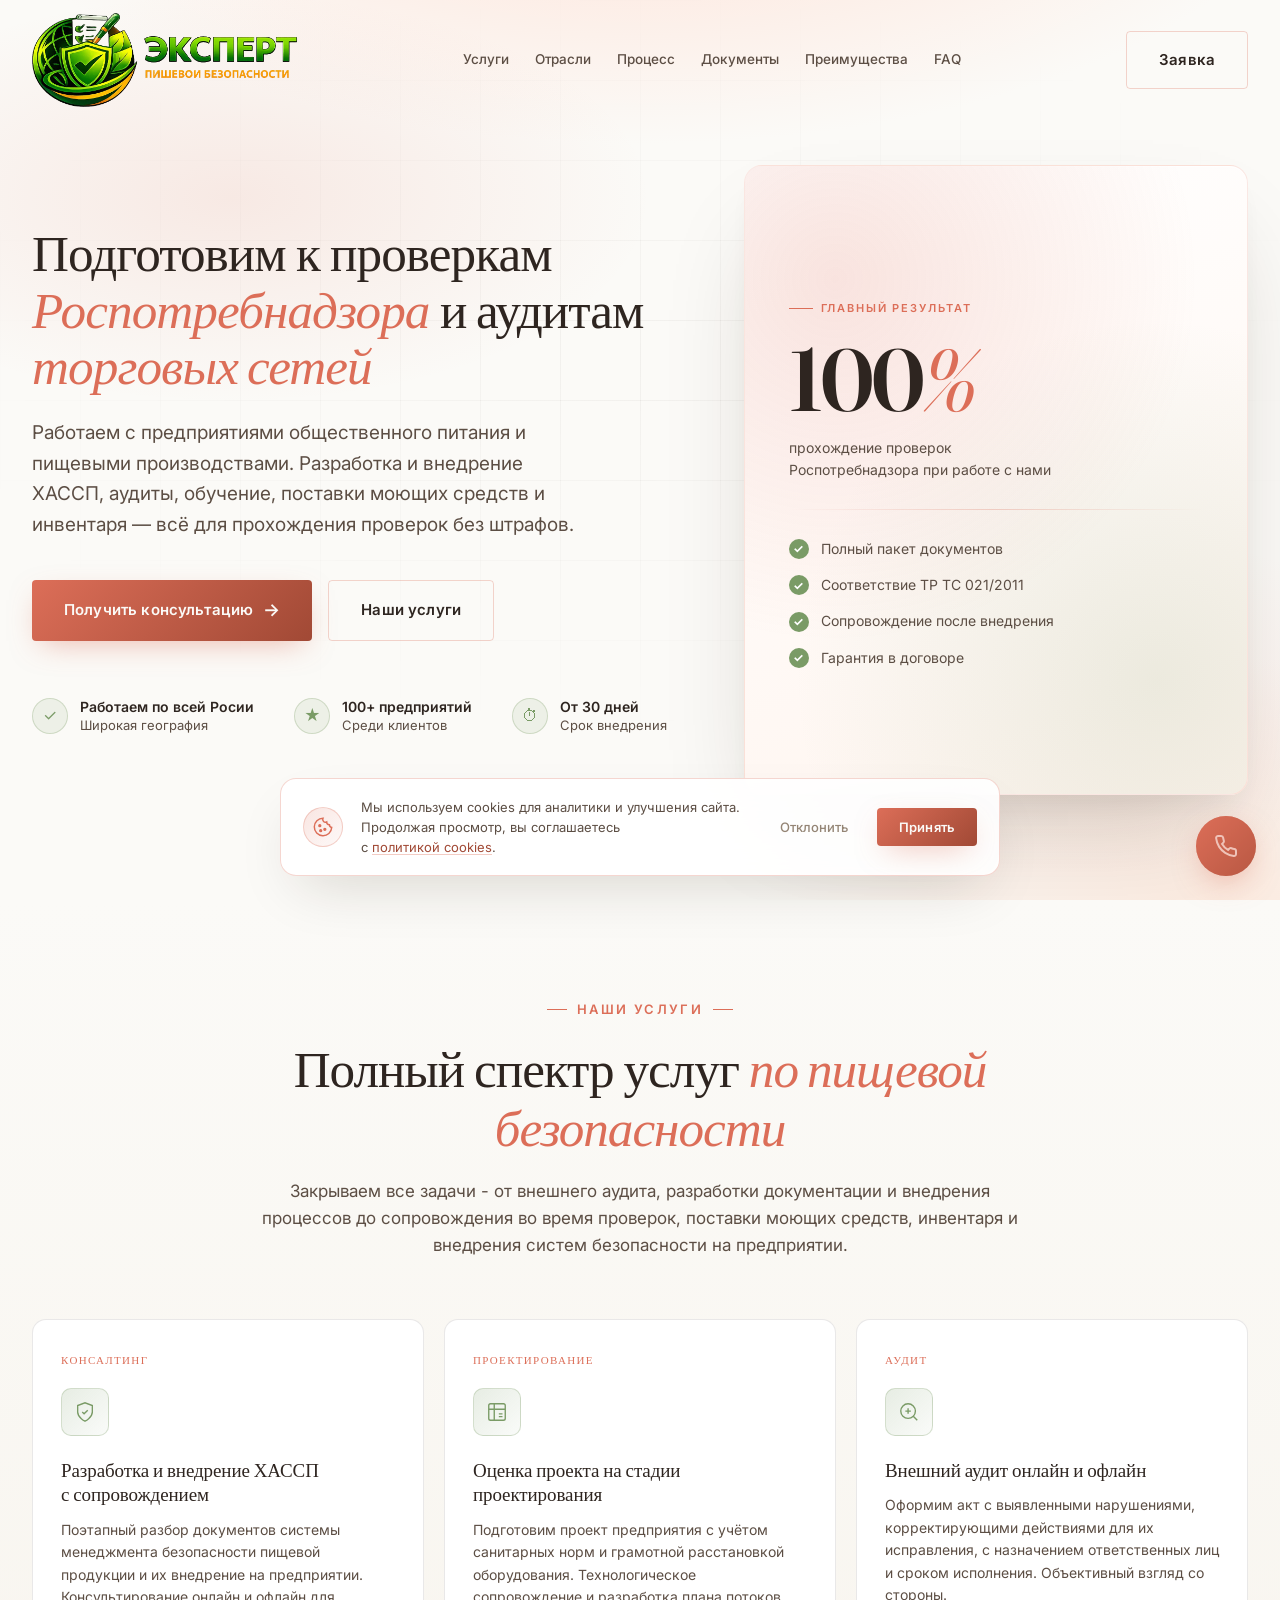
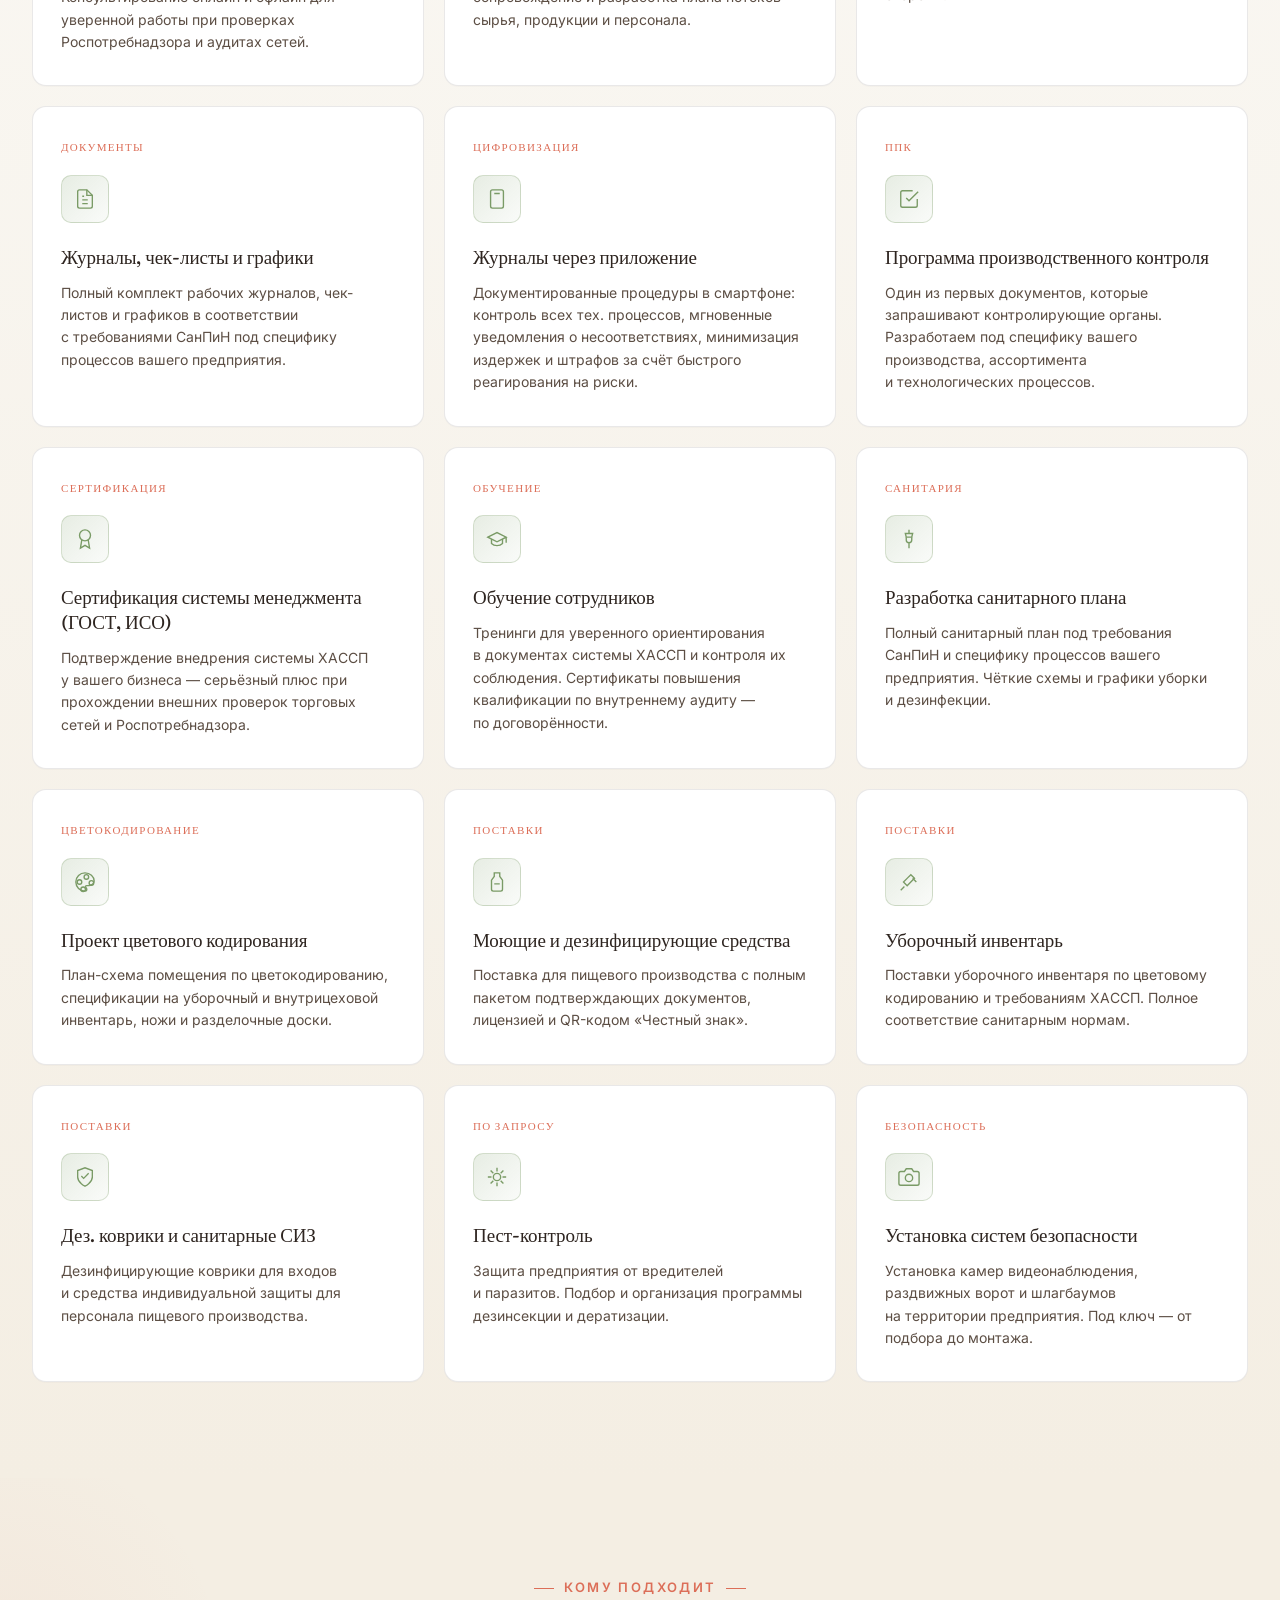
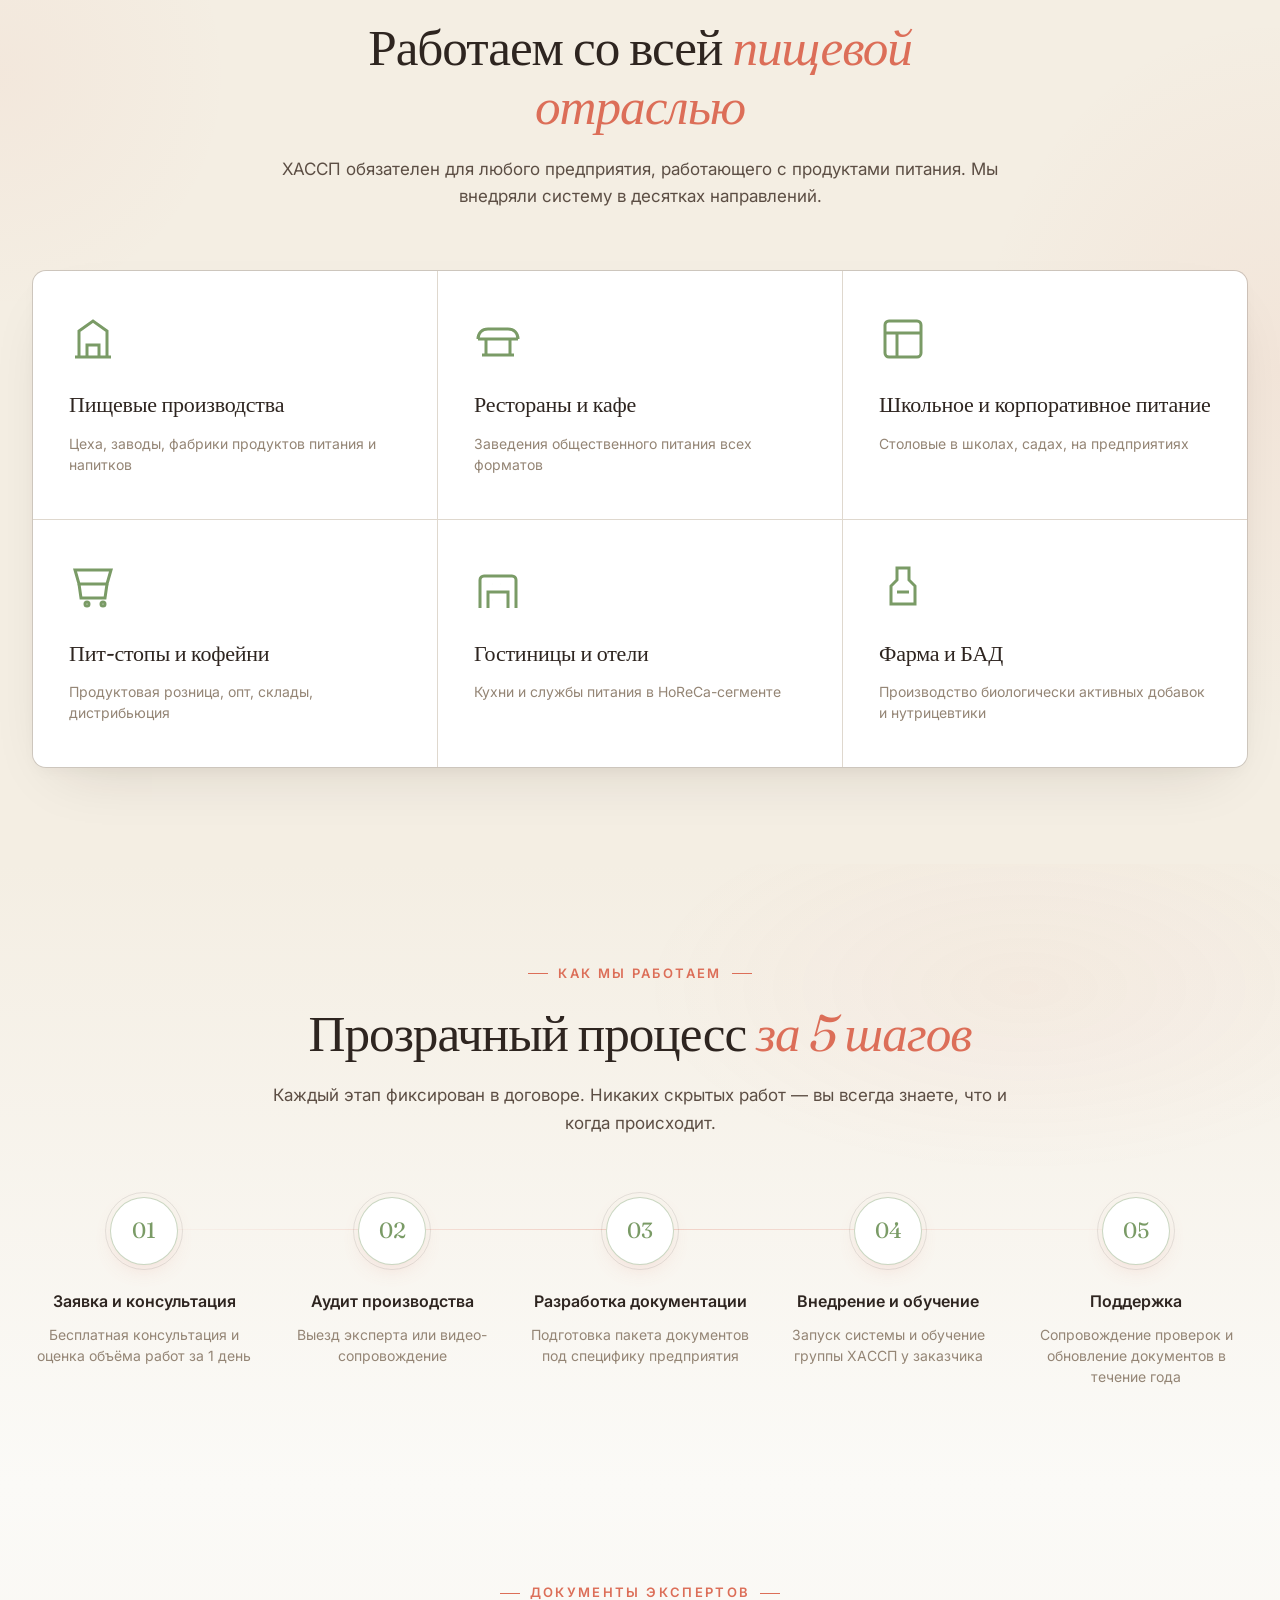
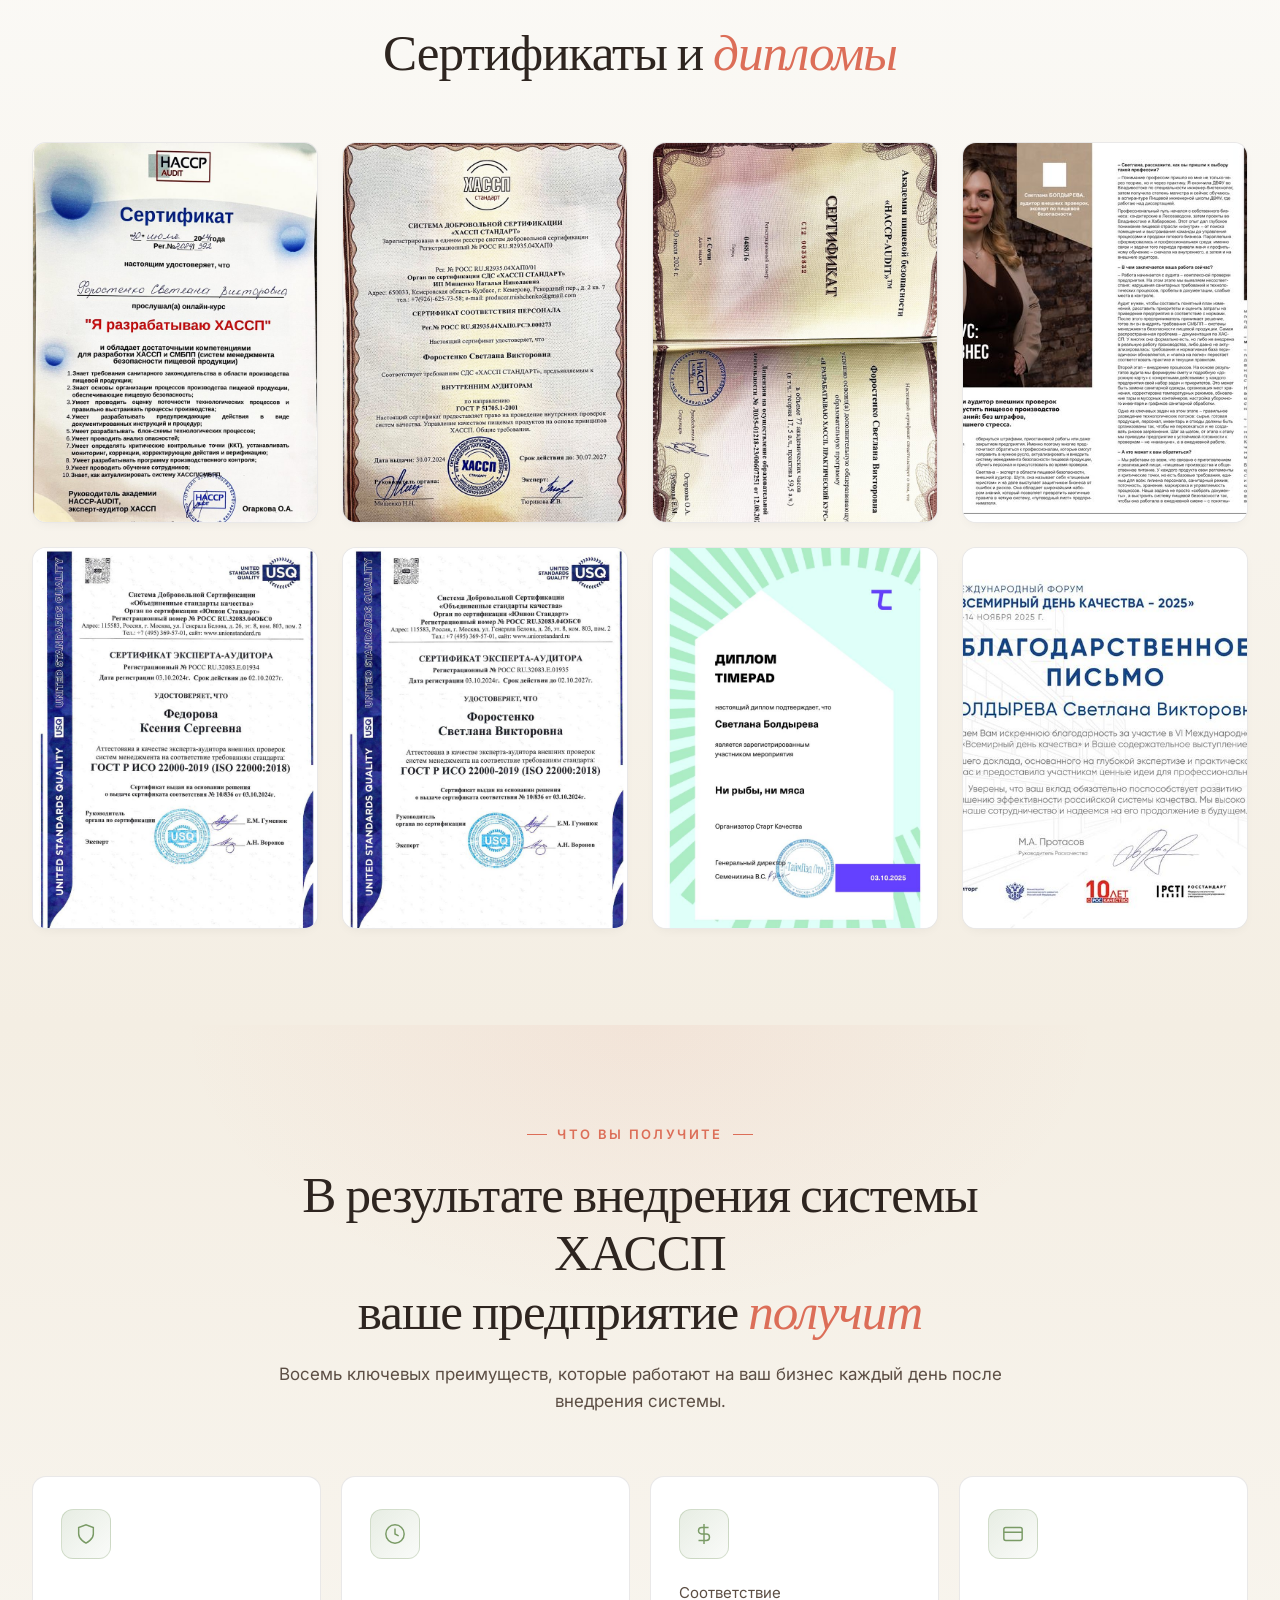
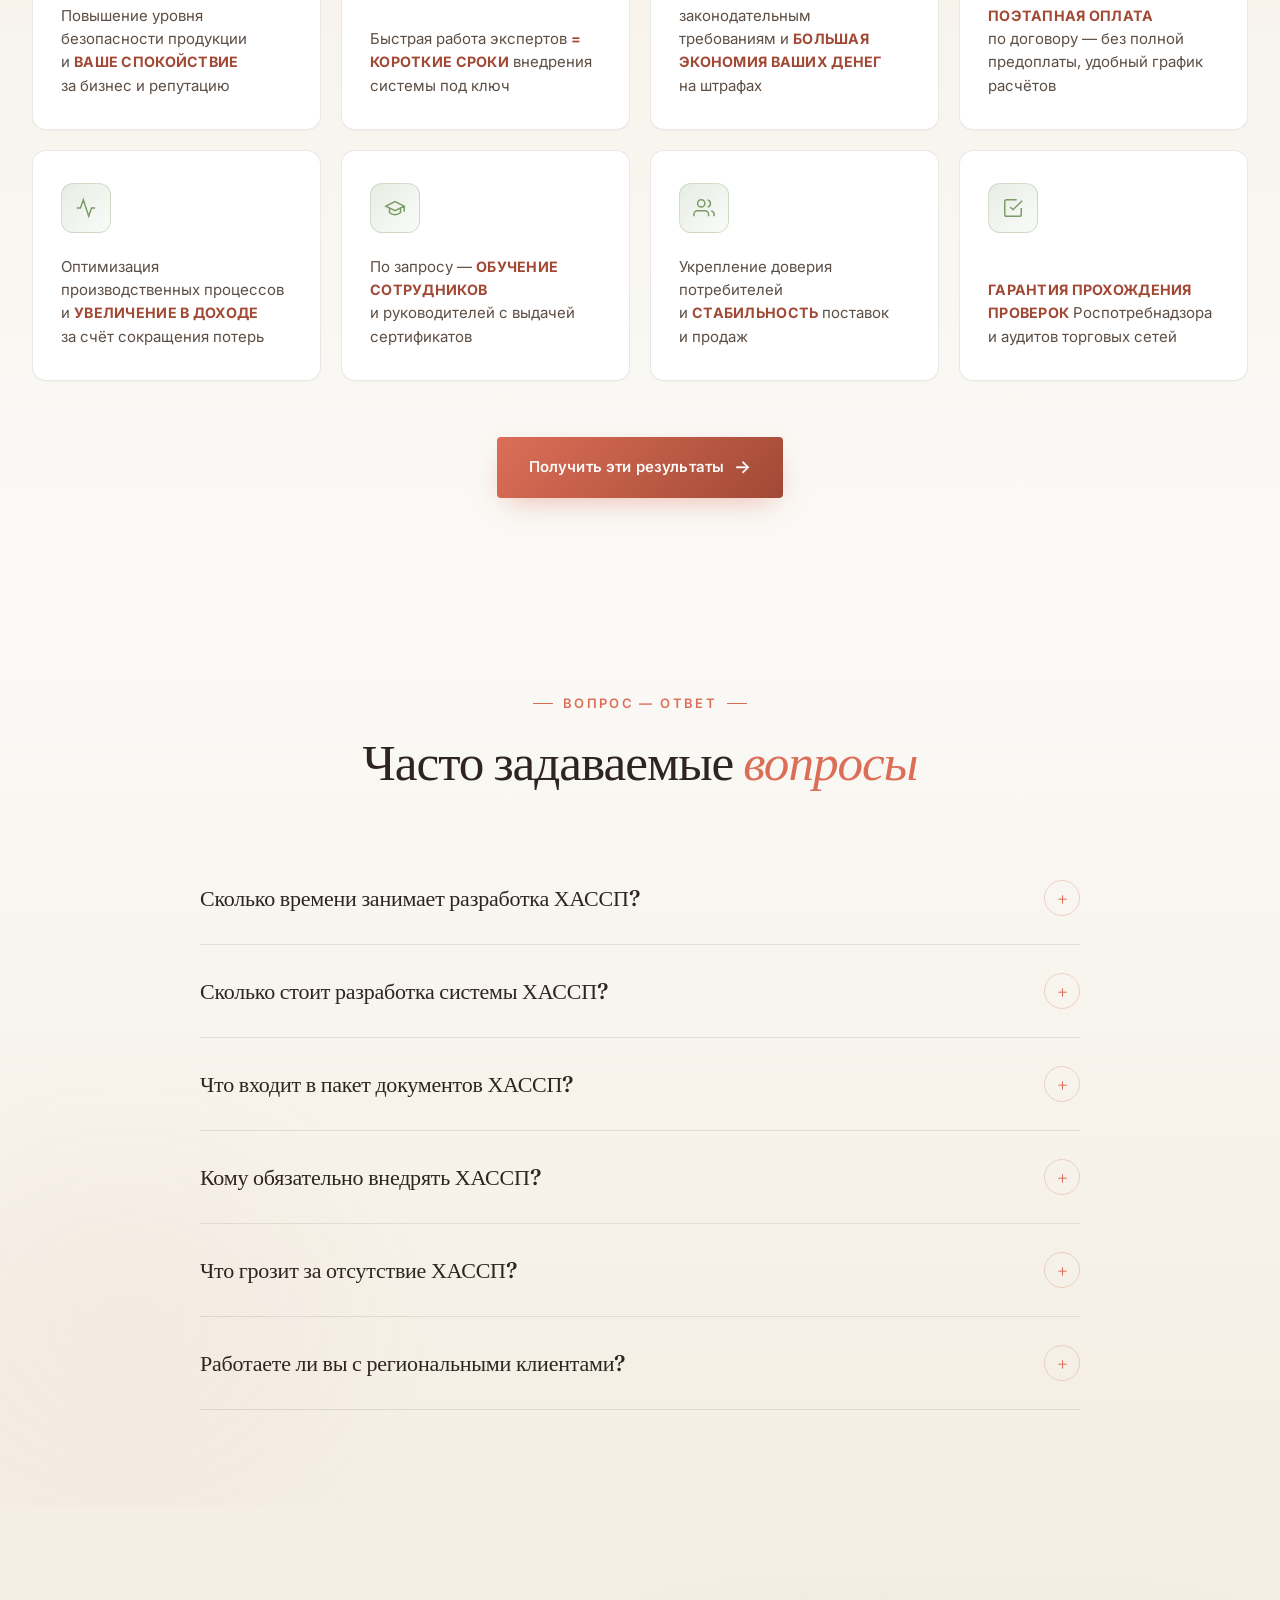
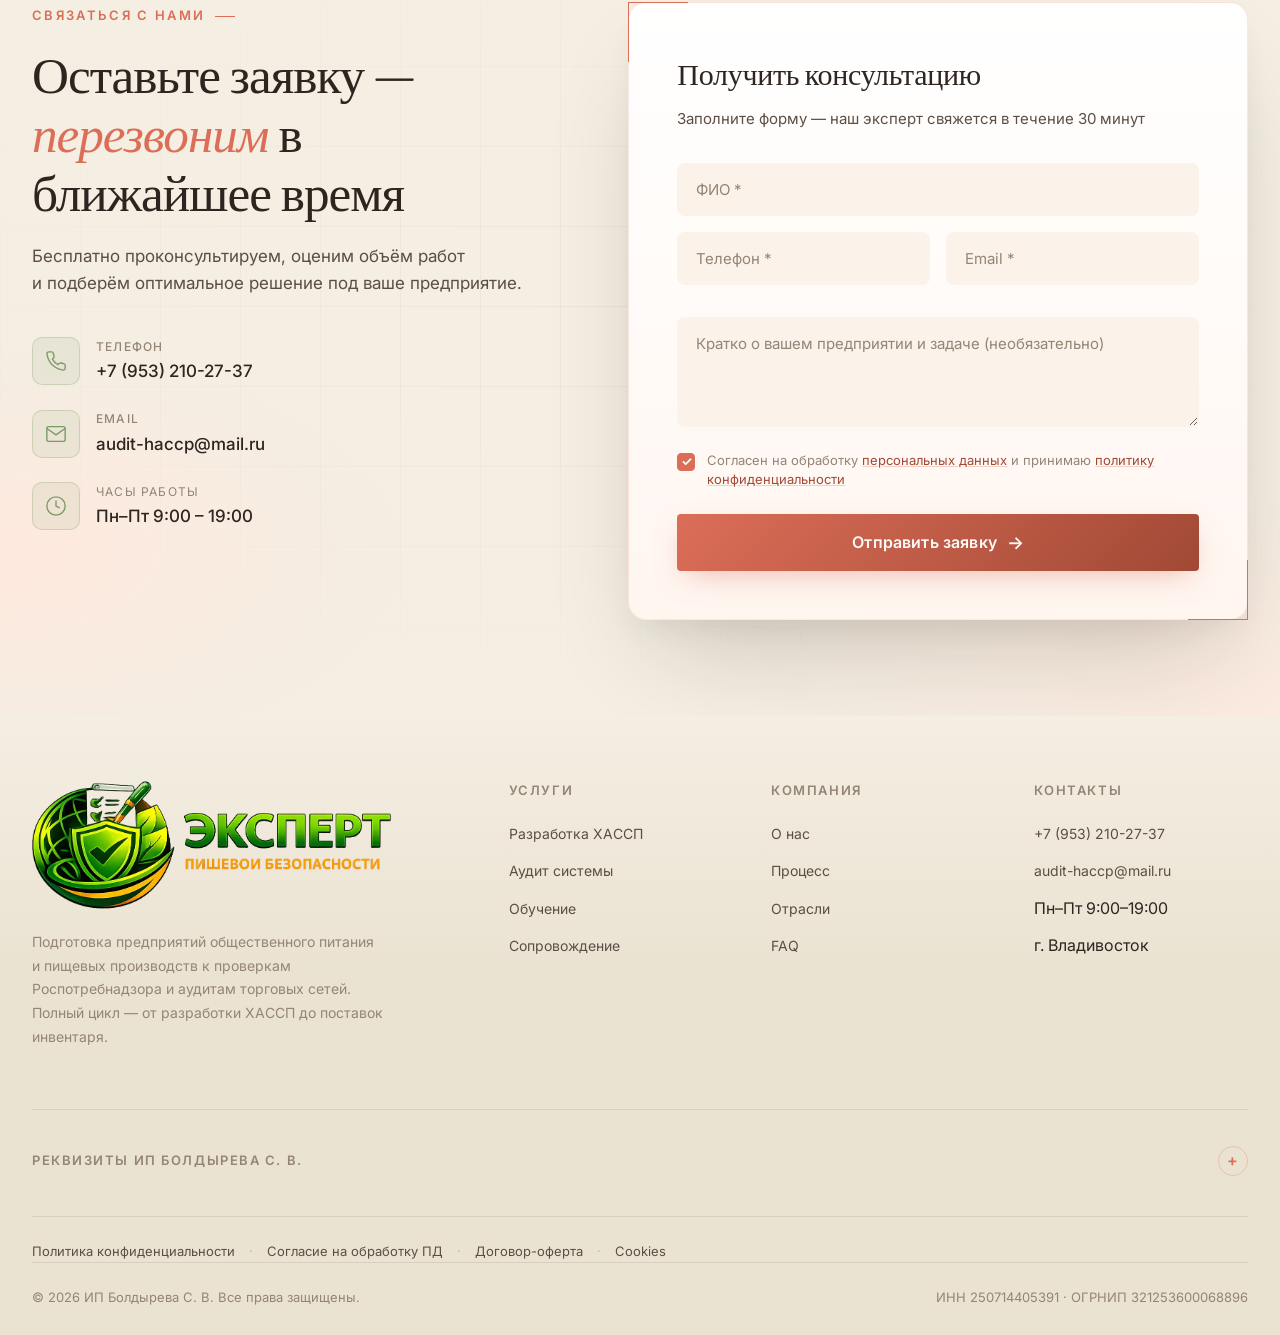
<file: index.html>
<!DOCTYPE html>
<html lang="ru" dir="ltr">
<head>
<meta charset="UTF-8">
<meta name="viewport" content="width=device-width, initial-scale=1.0">
<meta http-equiv="X-UA-Compatible" content="IE=edge">

<!-- Primary Meta Tags -->
<title>Эксперт пищевой безопасности — ХАССП, аудит и подготовка к Роспотребнадзору по всей России</title>
<meta name="description" content="Разработка и внедрение ХАССП под ключ для предприятий общепита и пищевых производств. Подготовка к проверкам Роспотребнадзора и аудитам торговых сетей. Гарантия в договоре. Владивосток, работаем по всей России.">
<meta name="keywords" content="ХАССП, HACCP, разработка ХАССП, внедрение ХАССП, ХАССП Владивосток, ХАССП Приморский край, аудит ХАССП, проверка Роспотребнадзора, подготовка к проверке Роспотребнадзора, программа производственного контроля, ППК, безопасность пищевой продукции, ТР ТС 021/2011, санитарный план, цветовое кодирование, аудит торговых сетей, обучение ХАССП, сертификация ИСО, ГОСТ Р ИСО 22000, моющие средства для пищевых производств, пест-контроль">
<meta name="author" content="ИП Болдырева Светлана Викторовна">
<meta name="robots" content="index, follow, max-snippet:-1, max-image-preview:large, max-video-preview:-1">
<meta name="googlebot" content="index, follow">
<meta name="yandex" content="index, follow">

<!-- Geo / Russian local SEO -->
<meta name="geo.region" content="RU-PRI">
<meta name="geo.placename" content="Владивосток">
<meta name="geo.position" content="43.1198;131.8869">
<meta name="ICBM" content="43.1198, 131.8869">

<!-- Theme & PWA -->
<meta name="theme-color" content="#FBFAF7">
<meta name="msapplication-TileColor" content="#FBFAF7">
<meta name="format-detection" content="telephone=no">
<link rel="manifest" href="manifest.json">

<!-- Favicons -->
<link rel="icon" type="image/x-icon" href="favicon.ico">
<link rel="icon" type="image/png" sizes="16x16" href="favicon-16.png">
<link rel="icon" type="image/png" sizes="32x32" href="favicon-32.png">
<link rel="icon" type="image/png" sizes="192x192" href="favicon-192.png">
<link rel="icon" type="image/png" sizes="512x512" href="favicon-512.png">
<link rel="apple-touch-icon" sizes="180x180" href="apple-touch-icon.png">

<!-- Canonical -->
<link rel="canonical" href="https://haccpauditor.ru/">

<!-- Open Graph (Facebook, VK, Telegram, WhatsApp) -->
<meta property="og:type" content="website">
<meta property="og:locale" content="ru_RU">
<meta property="og:site_name" content="Эксперт пищевой безопасности">
<meta property="og:title" content="ХАССП под ключ по всей России · Подготовка к Роспотребнадзору">
<meta property="og:description" content="Разработка и внедрение ХАССП за 14 дней. Подготовка к проверкам Роспотребнадзора и аудитам торговых сетей. Гарантия в договоре. Бесплатная консультация — позвоните или оставьте заявку.">
<meta property="og:url" content="https://haccpauditor.ru/">
<meta property="og:image" content="https://haccpauditor.ru/og-image.jpg">
<meta property="og:image:secure_url" content="https://haccpauditor.ru/og-image.jpg">
<meta property="og:image:width" content="1200">
<meta property="og:image:height" content="630">
<meta property="og:image:type" content="image/jpeg">
<meta property="og:image:alt" content="Эксперт пищевой безопасности — ХАССП, аудит и подготовка к Роспотребнадзору. Владивосток.">

<!-- Open Graph: phone / contact -->
<meta property="og:phone_number" content="+7 (953) 210-27-37">
<meta property="og:email" content="audit-haccp@mail.ru">
<meta property="og:region" content="Приморский край">
<meta property="og:country-name" content="Россия">

<!-- Twitter / X Card -->
<meta name="twitter:card" content="summary_large_image">
<meta name="twitter:site" content="@haccpauditor">
<meta name="twitter:title" content="ХАССП под ключ по всей России · Подготовка к Роспотребнадзору">
<meta name="twitter:description" content="Разработка и внедрение ХАССП за 14 дней. Аудиты, гарантия в договоре, работаем по всей России.">
<meta name="twitter:image" content="https://haccpauditor.ru/og-image.jpg">
<meta name="twitter:image:alt" content="Эксперт пищевой безопасности — ХАССП и аудит">

<!-- Telegram / VK rich link hints -->
<meta name="telegram:channel" content="">
<meta itemprop="name" content="Эксперт пищевой безопасности — ХАССП и аудит">
<meta itemprop="description" content="Разработка и внедрение ХАССП. Подготовка к проверкам Роспотребнадзора и аудитам торговых сетей. Владивосток.">
<meta itemprop="image" content="https://haccpauditor.ru/og-image.jpg">

<!-- Yandex / Google site verification (UNCOMMENT and paste your codes after registering) -->
<!-- <meta name="yandex-verification" content="ВАШ_КОД_ЯНДЕКС_ВЕБМАСТЕР"> -->
<!-- <meta name="google-site-verification" content="ВАШ_КОД_GOOGLE_SEARCH_CONSOLE"> -->

<link rel="preconnect" href="https://fonts.googleapis.com">
<link rel="preconnect" href="https://fonts.gstatic.com" crossorigin>
<link href="https://fonts.googleapis.com/css2?family=Inter:wght@300;400;500;600;700&family=Fraunces:ital,opsz,wght@0,9..144,400;0,9..144,500;0,9..144,600;1,9..144,400;1,9..144,500&display=swap" rel="stylesheet">
<style>
  :root {
    /* Premium light theme — warm cream / ivory */
    --bg-0: #FBFAF7;      /* body — warm off-white */
    --bg-1: #F4EEE3;      /* cream — for "highlight" sections */
    --bg-2: #FFFFFF;      /* surface — cards, pure white */
    --bg-3: #EBE3D2;      /* deep cream — footer, hover */
    /* primary accent: vibrant coral/paprika — alive on warm cream */
    --gold: #DC6E58;
    --gold-light: #EE9181;
    --gold-dark: #A14935;
    /* secondary accent: fresh forest sage — saturated, earthy */
    --orange: #7A9B66;
    --orange-light: #9CBA88;
    --orange-dark: #4F6F3D;
    /* brand colors — used only in logo image and on NEW badge */
    --brand-orange: #F37E1F;
    --brand-green: #5DB638;
    --blue: #4A7BCB;
    /* Text — deeper warm cocoa for confident contrast */
    --text-primary: #2E2520;
    --text-secondary: #5C4E44;
    --text-muted: #948575;
    /* Borders & shadows tinted to match coral primary */
    --border: rgba(220, 110, 88, 0.28);
    --border-soft: rgba(46, 37, 32, 0.10);
    --shadow-gold: 0 20px 60px -20px rgba(220, 110, 88, 0.32);
    --shadow-card: 0 24px 60px -28px rgba(40, 25, 5, 0.16), 0 6px 16px -4px rgba(40, 25, 5, 0.04);
    --shadow-card-lg: 0 50px 100px -30px rgba(40, 25, 5, 0.20), 0 16px 32px -8px rgba(40, 25, 5, 0.06);
    --serif: 'Fraunces', 'Playfair Display', 'Times New Roman', serif;
    --sans: 'Inter', -apple-system, BlinkMacSystemFont, 'Segoe UI', sans-serif;
  }
  body { background: var(--bg-0); }

  * { margin: 0; padding: 0; box-sizing: border-box; }

  html { scroll-behavior: smooth; }

  body {
    font-family: var(--sans);
    background: var(--bg-0);
    color: var(--text-primary);
    line-height: 1.6;
    -webkit-font-smoothing: antialiased;
    -moz-osx-font-smoothing: grayscale;
    overflow-x: hidden;
  }

  ::selection { background: var(--gold); color: var(--bg-0); }

  a { color: inherit; text-decoration: none; transition: color .2s ease; }
  img { max-width: 100%; display: block; }
  button { font-family: inherit; cursor: pointer; border: none; background: none; color: inherit; }

  .container {
    max-width: 1280px;
    margin: 0 auto;
    padding: 0 32px;
  }

  /* ============ NAVIGATION ============ */
  .nav {
    position: fixed;
    top: 0;
    left: 0;
    right: 0;
    z-index: 100;
    padding: 12px 0;
    transition: all .35s ease;
    backdrop-filter: blur(0px);
  }
  .nav.scrolled {
    background: rgba(255, 255, 255, 0.85);
    backdrop-filter: blur(20px);
    -webkit-backdrop-filter: blur(20px);
    border-bottom: 1px solid var(--border-soft);
    box-shadow: 0 10px 30px -20px rgba(40, 25, 5, 0.15);
    padding: 8px 0;
  }
  .nav-inner {
    display: flex;
    align-items: center;
    justify-content: space-between;
    gap: 32px;
  }
  .logo {
    display: flex;
    align-items: center;
    gap: 14px;
    line-height: 1;
  }
  .logo-img {
    display: block;
    height: 96px;
    width: auto;
    transition: height .35s ease;
  }
  .nav.scrolled .logo-img { height: 72px; }
  .footer-brand .logo-img { height: 130px; }
  @media (max-width: 720px) {
    .logo-img { height: 64px; }
    .nav.scrolled .logo-img { height: 54px; }
    .footer-brand .logo-img { height: 92px; }
  }
  .nav-links {
    display: flex;
    gap: 36px;
    list-style: none;
    font-size: 14px;
    font-weight: 500;
  }
  .nav-links a {
    color: var(--text-secondary);
    position: relative;
  }
  .nav-links a:hover { color: var(--gold-dark); }
  .nav-cta {
    display: flex;
    align-items: center;
    gap: 20px;
  }
  .nav-phone {
    font-weight: 600;
    font-size: 15px;
    letter-spacing: 0.01em;
  }
  .nav-phone:hover { color: var(--gold-dark); }

  .burger {
    display: none;
    width: 40px;
    height: 40px;
    flex-direction: column;
    justify-content: center;
    align-items: center;
    gap: 5px;
  }
  .burger span {
    width: 22px;
    height: 2px;
    background: var(--text-primary);
    transition: all .3s ease;
  }
  .burger.open span:nth-child(1) { transform: translateY(7px) rotate(45deg); }
  .burger.open span:nth-child(2) { opacity: 0; }
  .burger.open span:nth-child(3) { transform: translateY(-7px) rotate(-45deg); }

  /* ============ BUTTONS ============ */
  .btn {
    display: inline-flex;
    align-items: center;
    justify-content: center;
    gap: 10px;
    padding: 16px 32px;
    font-family: var(--sans);
    font-size: 15px;
    font-weight: 600;
    letter-spacing: 0.01em;
    border-radius: 4px;
    transition: all .3s cubic-bezier(.2,.8,.2,1);
    cursor: pointer;
    white-space: nowrap;
  }
  .btn-primary {
    background: linear-gradient(135deg, var(--gold) 0%, var(--gold-dark) 100%);
    color: var(--bg-0);
    box-shadow: 0 10px 30px -10px rgba(220, 110, 88, 0.5);
  }
  .btn-primary:hover {
    transform: translateY(-2px);
    box-shadow: 0 16px 40px -10px rgba(220, 110, 88, 0.7);
  }
  .btn-outline {
    background: transparent;
    color: var(--text-primary);
    border: 1px solid var(--border);
  }
  .btn-outline:hover {
    background: rgba(220, 110, 88, 0.08);
    border-color: var(--gold);
    color: var(--gold-dark);
  }
  .btn-ghost {
    color: var(--gold-dark);
    padding: 12px 0;
    background: transparent;
    border: none;
  }
  .btn-ghost:hover { color: var(--gold); gap: 14px; }
  .btn-arrow { font-size: 18px; transition: transform .3s ease; }
  .btn:hover .btn-arrow { transform: translateX(4px); }

  /* ============ HERO ============ */
  .hero {
    min-height: 100vh;
    padding: 130px 0 70px;
    position: relative;
    overflow: hidden;
    display: flex;
    align-items: center;
  }
  .hero {
    background:
      radial-gradient(ellipse 90% 60% at 50% -20%, #FFDFD3 0%, transparent 60%),
      radial-gradient(ellipse 60% 45% at 95% 100%, #FBEADF 0%, transparent 60%),
      var(--bg-0);
  }
  .hero::before {
    content: '';
    position: absolute;
    inset: 0;
    background:
      radial-gradient(ellipse 55% 38% at 18% 22%, rgba(220, 110, 88, 0.12), transparent 60%),
      radial-gradient(ellipse 45% 32% at 85% 78%, rgba(238, 145, 129, 0.10), transparent 60%);
    pointer-events: none;
  }
  .hero::after {
    content: '';
    position: absolute;
    inset: 0;
    background-image:
      linear-gradient(rgba(26, 20, 16, 0.045) 1px, transparent 1px),
      linear-gradient(90deg, rgba(26, 20, 16, 0.045) 1px, transparent 1px);
    background-size: 80px 80px;
    mask-image: radial-gradient(ellipse 80% 60% at 50% 40%, black, transparent 70%);
    -webkit-mask-image: radial-gradient(ellipse 80% 60% at 50% 40%, black, transparent 70%);
    pointer-events: none;
  }
  .hero-grid {
    display: grid;
    grid-template-columns: 1.3fr 1fr;
    gap: 80px;
    align-items: center;
    position: relative;
    z-index: 1;
  }
  .hero h1 {
    font-family: var(--serif);
    font-size: clamp(32px, 4vw, 56px);
    font-weight: 500;
    line-height: 1.1;
    letter-spacing: -0.018em;
    margin-bottom: 24px;
  }
  .hero h1 .accent {
    color: var(--gold);
    font-style: italic;
    font-weight: 400;
  }
  .hero-subtitle {
    font-size: 19px;
    line-height: 1.6;
    color: var(--text-secondary);
    margin-bottom: 40px;
    max-width: 560px;
  }
  .hero-actions {
    display: flex;
    gap: 16px;
    flex-wrap: wrap;
    margin-bottom: 56px;
  }
  .hero-trust {
    display: flex;
    gap: 40px;
    flex-wrap: wrap;
  }
  .hero-trust-item {
    display: flex;
    align-items: center;
    gap: 12px;
  }
  .hero-trust-icon {
    width: 36px;
    height: 36px;
    border-radius: 50%;
    background: rgba(220, 110, 88, 0.1);
    border: 1px solid var(--border);
    display: flex;
    align-items: center;
    justify-content: center;
    color: var(--gold);
    font-size: 16px;
    flex-shrink: 0;
  }
  .hero-trust-text {
    font-size: 13px;
    color: var(--text-secondary);
    line-height: 1.4;
  }
  .hero-trust-text strong {
    display: block;
    color: var(--text-primary);
    font-weight: 600;
    font-size: 14px;
  }

  /* Mobile-only compact stat pill (hidden on desktop / tablet) */
  .hero-stat-pill { display: none; }

  /* Hero card / visual */
  .hero-card {
    position: relative;
    aspect-ratio: 4/5;
    border-radius: 18px;
    background: linear-gradient(160deg, #FFFFFF 0%, #FFF5EF 100%);
    border: 1px solid rgba(220, 110, 88, 0.16);
    overflow: hidden;
    box-shadow: var(--shadow-card-lg), inset 0 1px 0 rgba(255, 255, 255, 0.9);
  }
  .hero-card::before {
    content: '';
    position: absolute;
    inset: 0;
    background:
      radial-gradient(circle at 18% 18%, rgba(220, 110, 88, 0.18), transparent 55%),
      radial-gradient(circle at 82% 82%, rgba(122, 155, 102, 0.14), transparent 55%);
  }
  .hero-card-content {
    position: absolute;
    inset: 0;
    padding: 44px;
    display: flex;
    flex-direction: column;
    justify-content: center;
    gap: 28px;
  }
  .hero-card-stat {
    text-align: left;
  }
  .hero-card-eyebrow {
    display: inline-flex;
    align-items: center;
    gap: 8px;
    font-size: 11px;
    font-weight: 600;
    letter-spacing: 0.18em;
    color: var(--gold);
    text-transform: uppercase;
    margin-bottom: 18px;
  }
  .hero-card-eyebrow::before {
    content: '';
    width: 24px;
    height: 1px;
    background: var(--gold);
  }
  .hero-card-stat-num {
    font-family: var(--serif);
    font-size: 104px;
    font-weight: 600;
    line-height: 1;
    color: var(--text-primary);
    letter-spacing: -0.03em;
  }
  .hero-card-stat-num span {
    color: var(--gold);
    font-style: italic;
    font-weight: 400;
  }
  .hero-card-stat-label {
    font-size: 14px;
    color: var(--text-secondary);
    margin-top: 14px;
    max-width: 280px;
    line-height: 1.55;
  }
  .hero-card-divider {
    height: 1px;
    background: linear-gradient(90deg, transparent, var(--border), transparent);
  }
  .hero-card-list {
    display: grid;
    gap: 14px;
  }
  .hero-card-list-item {
    display: flex;
    align-items: center;
    gap: 12px;
    font-size: 14px;
    color: var(--text-secondary);
  }
  .hero-card-check {
    width: 20px;
    height: 20px;
    border-radius: 50%;
    background: var(--gold);
    color: var(--bg-0);
    display: flex;
    align-items: center;
    justify-content: center;
    font-size: 12px;
    font-weight: 700;
    flex-shrink: 0;
  }

  /* ============ SECTIONS ============ */
  section { position: relative; }
  .section { padding: 96px 0; }
  .section-header {
    max-width: 760px;
    margin: 0 auto 60px;
    text-align: center;
  }
  .section-eyebrow {
    display: inline-block;
    font-size: 13px;
    font-weight: 600;
    letter-spacing: 0.18em;
    color: var(--gold);
    text-transform: uppercase;
    margin-bottom: 20px;
    position: relative;
    padding: 0 30px;
  }
  .section-eyebrow::before, .section-eyebrow::after {
    content: '';
    position: absolute;
    top: 50%;
    width: 20px;
    height: 1px;
    background: var(--gold);
  }
  .section-eyebrow::before { left: 0; }
  .section-eyebrow::after { right: 0; }
  .section-title {
    font-family: var(--serif);
    font-size: clamp(32px, 4vw, 52px);
    font-weight: 500;
    line-height: 1.15;
    letter-spacing: -0.02em;
    margin-bottom: 20px;
  }
  .section-title .accent { color: var(--gold); font-style: italic; font-weight: 400; }
  .section-subtitle {
    font-size: 17px;
    line-height: 1.6;
    color: var(--text-secondary);
  }
  .section-header.left { text-align: left; margin-left: 0; }
  .section-header.left .section-eyebrow { padding-left: 0; }
  .section-header.left .section-eyebrow::before { display: none; }

  /* ============ STATS STRIP ============ */
  .stats {
    background: var(--bg-2);
    border-top: 1px solid var(--border-soft);
    border-bottom: 1px solid var(--border-soft);
    padding: 52px 0;
  }
  .stats-grid {
    display: grid;
    grid-template-columns: repeat(4, 1fr);
    gap: 40px;
  }
  .stat { text-align: center; padding: 0 16px; position: relative; }
  .stat:not(:last-child)::after {
    content: '';
    position: absolute;
    right: -20px;
    top: 20%;
    bottom: 20%;
    width: 1px;
    background: var(--border-soft);
  }
  .stat-num {
    font-family: var(--serif);
    font-size: 60px;
    font-weight: 600;
    line-height: 1;
    color: var(--gold);
    letter-spacing: -0.02em;
    margin-bottom: 12px;
  }
  .stat-label {
    font-size: 14px;
    color: var(--text-secondary);
    line-height: 1.4;
  }

  /* ============ SERVICES ============ */
  .services {
    background:
      linear-gradient(180deg, var(--bg-0) 0%, var(--bg-1) 100%);
  }
  .services-grid {
    display: grid;
    grid-template-columns: repeat(3, 1fr);
    gap: 20px;
  }
  .service-card {
    background: var(--bg-2);
    border: 1px solid var(--border-soft);
    border-radius: 14px;
    padding: 32px 28px;
    position: relative;
    overflow: hidden;
    transition: all .4s cubic-bezier(.2,.8,.2,1);
    display: flex;
    flex-direction: column;
    box-shadow: 0 1px 0 rgba(40, 25, 5, 0.02);
  }
  .service-card::before {
    content: '';
    position: absolute;
    top: 0;
    left: 0;
    width: 100%;
    height: 2px;
    background: linear-gradient(90deg, transparent, var(--gold), transparent);
    opacity: 0;
    transition: opacity .4s ease;
  }
  .service-card::after {
    content: '';
    position: absolute;
    top: 0;
    right: 0;
    width: 220px;
    height: 220px;
    background: radial-gradient(circle, rgba(220, 110, 88, 0.06), transparent 70%);
    pointer-events: none;
    opacity: 0;
    transition: opacity .4s ease;
  }
  .service-card:hover {
    border-color: var(--border);
    transform: translateY(-6px);
    box-shadow: var(--shadow-card);
  }
  .service-card:hover::before, .service-card:hover::after { opacity: 1; }
  .service-num {
    font-family: var(--serif);
    font-size: 14px;
    color: var(--gold);
    margin-bottom: 24px;
    letter-spacing: 0.1em;
  }
  .service-icon {
    width: 56px;
    height: 56px;
    border-radius: 10px;
    background: linear-gradient(135deg, rgba(220, 110, 88, 0.15), rgba(220, 110, 88, 0.05));
    border: 1px solid var(--border);
    display: flex;
    align-items: center;
    justify-content: center;
    margin-bottom: 28px;
    color: var(--gold);
  }
  .service-icon svg { width: 26px; height: 26px; stroke-width: 1.5; }
  .service-title {
    font-family: var(--serif);
    font-size: 26px;
    font-weight: 500;
    line-height: 1.25;
    margin-bottom: 14px;
    letter-spacing: -0.01em;
  }
  .service-desc {
    color: var(--text-secondary);
    font-size: 15px;
    line-height: 1.65;
    margin-bottom: 24px;
  }
  .service-list {
    list-style: none;
    margin-bottom: 28px;
  }
  .service-list li {
    padding: 10px 0;
    border-top: 1px solid var(--border-soft);
    font-size: 14px;
    color: var(--text-secondary);
    display: flex;
    align-items: center;
    gap: 10px;
  }
  .service-list li::before {
    content: '';
    width: 4px;
    height: 4px;
    background: var(--gold);
    border-radius: 50%;
    flex-shrink: 0;
  }

  /* ============ INDUSTRIES ============ */
  .industries {
    background:
      radial-gradient(ellipse 40% 60% at 100% 50%, rgba(220, 110, 88, 0.07), transparent 60%),
      radial-gradient(ellipse 30% 40% at 0% 20%, rgba(220, 110, 88, 0.05), transparent 60%),
      var(--bg-1);
    position: relative;
    overflow: hidden;
  }
  .industries .container { position: relative; z-index: 1; }

  /* ============ PROCESS section background ============ */
  #process {
    background:
      radial-gradient(ellipse 50% 50% at 80% 20%, rgba(220, 110, 88, 0.05), transparent 60%),
      linear-gradient(180deg, var(--bg-1) 0%, var(--bg-0) 100%);
    position: relative;
    overflow: hidden;
  }
  #process .container { position: relative; z-index: 1; }
  .industries-grid {
    display: grid;
    grid-template-columns: repeat(3, 1fr);
    gap: 1px;
    background: var(--border-soft);
    border: 1px solid var(--border-soft);
    border-radius: 14px;
    overflow: hidden;
    box-shadow: var(--shadow-card);
  }
  .industry {
    background: var(--bg-2);
    padding: 44px 36px;
    transition: all .3s ease;
    cursor: default;
  }
  .industry:hover {
    background: var(--bg-1);
  }
  .industry-icon {
    width: 48px;
    height: 48px;
    color: var(--gold);
    margin-bottom: 24px;
  }
  .industry-icon svg { width: 100%; height: 100%; stroke-width: 1.5; }
  .industry-title {
    font-family: var(--serif);
    font-size: 22px;
    font-weight: 500;
    margin-bottom: 10px;
    letter-spacing: -0.01em;
  }
  .industry-desc {
    color: var(--text-muted);
    font-size: 14px;
    line-height: 1.5;
  }

  /* ============ PROCESS ============ */
  .process-grid {
    display: grid;
    grid-template-columns: repeat(5, 1fr);
    gap: 24px;
    position: relative;
  }
  .process-grid::before {
    content: '';
    position: absolute;
    top: 32px;
    left: 5%;
    right: 5%;
    height: 1px;
    background: linear-gradient(90deg, transparent, var(--border), transparent);
    z-index: 0;
  }
  .process-step {
    position: relative;
    z-index: 1;
    text-align: center;
  }
  .process-step-num {
    width: 68px;
    height: 68px;
    border-radius: 50%;
    background: var(--bg-2);
    border: 1.5px solid var(--border);
    display: flex;
    align-items: center;
    justify-content: center;
    font-family: var(--serif);
    font-size: 22px;
    color: var(--gold);
    margin: 0 auto 24px;
    position: relative;
    box-shadow: 0 8px 24px -10px rgba(220, 110, 88, 0.30);
  }
  .process-step-num::after {
    content: '';
    position: absolute;
    inset: -6px;
    border: 1px solid var(--border-soft);
    border-radius: 50%;
  }
  .process-step-title {
    font-size: 16px;
    font-weight: 600;
    margin-bottom: 10px;
    color: var(--text-primary);
  }
  .process-step-desc {
    font-size: 14px;
    color: var(--text-muted);
    line-height: 1.5;
  }

  /* ============ ADVANTAGES ============ */
  .advantages {
    background: linear-gradient(180deg, var(--bg-1) 0%, var(--bg-0) 100%);
  }
  .adv-layout {
    display: grid;
    grid-template-columns: 1fr 1.2fr;
    gap: 80px;
    align-items: center;
  }
  .adv-list {
    display: grid;
    gap: 1px;
    background: var(--border-soft);
    border-top: 1px solid var(--border-soft);
    border-bottom: 1px solid var(--border-soft);
  }
  .adv-item {
    background: var(--bg-0);
    padding: 32px 0;
    display: grid;
    grid-template-columns: 60px 1fr auto;
    gap: 24px;
    align-items: center;
    transition: all .3s ease;
  }
  .adv-item:hover { background: var(--bg-2); padding-left: 12px; padding-right: 12px; }
  .adv-num {
    font-family: var(--serif);
    font-size: 14px;
    color: var(--gold);
    letter-spacing: 0.1em;
  }
  .adv-content h3 {
    font-family: var(--serif);
    font-size: 22px;
    font-weight: 500;
    margin-bottom: 8px;
    letter-spacing: -0.01em;
  }
  .adv-content p {
    color: var(--text-secondary);
    font-size: 14px;
    line-height: 1.6;
  }
  .adv-arrow {
    color: var(--text-muted);
    font-size: 22px;
    transition: all .3s ease;
  }
  .adv-item:hover .adv-arrow { color: var(--gold); transform: translateX(4px); }
  .adv-text .section-eyebrow { padding-left: 0; }
  .adv-text .section-eyebrow::before { display: none; }

  /* ============ FAQ ============ */
  .faq {
    background:
      radial-gradient(ellipse 40% 50% at 10% 80%, rgba(220, 110, 88, 0.05), transparent 60%),
      linear-gradient(180deg, var(--bg-0) 0%, var(--bg-1) 100%);
    position: relative;
    overflow: hidden;
  }
  .faq .container { position: relative; z-index: 1; }
  .faq-list {
    max-width: 880px;
    margin: 0 auto;
  }
  .faq-item {
    border-bottom: 1px solid var(--border-soft);
  }
  .faq-question {
    width: 100%;
    padding: 28px 0;
    display: flex;
    justify-content: space-between;
    align-items: center;
    gap: 24px;
    text-align: left;
    font-family: var(--serif);
    font-size: 22px;
    font-weight: 500;
    color: var(--text-primary);
    transition: color .2s ease;
    letter-spacing: -0.01em;
  }
  .faq-question:hover { color: var(--gold-dark); }
  .faq-toggle {
    width: 36px;
    height: 36px;
    border-radius: 50%;
    border: 1px solid var(--border);
    color: var(--gold);
    flex-shrink: 0;
    display: flex;
    align-items: center;
    justify-content: center;
    transition: all .3s ease;
    font-size: 20px;
  }
  .faq-item.open .faq-toggle {
    background: var(--gold);
    color: var(--bg-0);
    transform: rotate(45deg);
  }
  .faq-answer {
    max-height: 0;
    overflow: hidden;
    transition: max-height .4s ease, padding .4s ease;
  }
  .faq-item.open .faq-answer {
    max-height: 400px;
    padding-bottom: 28px;
  }
  .faq-answer p {
    color: var(--text-secondary);
    font-size: 16px;
    line-height: 1.7;
    max-width: 760px;
  }

  /* ============ CONTACT FORM ============ */
  .contact {
    background:
      radial-gradient(ellipse 70% 50% at 100% 100%, #FBEADF 0%, transparent 60%),
      radial-gradient(ellipse 50% 40% at 0% 80%, #FFE9DE 0%, transparent 65%),
      var(--bg-1);
    overflow: hidden;
    position: relative;
  }
  .contact::before {
    content: '';
    position: absolute;
    inset: 0;
    background-image:
      linear-gradient(rgba(26, 20, 16, 0.045) 1px, transparent 1px),
      linear-gradient(90deg, rgba(26, 20, 16, 0.045) 1px, transparent 1px);
    background-size: 80px 80px;
    mask-image: radial-gradient(ellipse 60% 50% at 50% 50%, black, transparent);
    -webkit-mask-image: radial-gradient(ellipse 60% 50% at 50% 50%, black, transparent);
    pointer-events: none;
  }
  .contact-grid {
    display: grid;
    grid-template-columns: 1fr 1.2fr;
    gap: 80px;
    align-items: start;
    position: relative;
    z-index: 1;
  }
  .contact-info .section-eyebrow { padding-left: 0; }
  .contact-info .section-eyebrow::before { display: none; }
  .contact-list {
    margin-top: 40px;
    display: grid;
    gap: 24px;
  }
  .contact-item {
    display: grid;
    grid-template-columns: 48px 1fr;
    gap: 16px;
    align-items: center;
  }
  .contact-icon {
    width: 48px;
    height: 48px;
    border-radius: 10px;
    background: rgba(220, 110, 88, 0.08);
    border: 1px solid var(--border);
    display: flex;
    align-items: center;
    justify-content: center;
    color: var(--gold);
  }
  .contact-icon svg { width: 22px; height: 22px; stroke-width: 1.5; }
  .contact-label {
    font-size: 12px;
    color: var(--text-muted);
    letter-spacing: 0.1em;
    text-transform: uppercase;
    margin-bottom: 2px;
  }
  .contact-value {
    font-size: 17px;
    font-weight: 500;
    color: var(--text-primary);
  }
  .contact-value:hover { color: var(--gold-dark); }

  .form-card {
    background: linear-gradient(180deg, #FFFFFF 0%, #FFF6F0 100%);
    border: 1px solid rgba(220, 110, 88, 0.16);
    border-radius: 18px;
    padding: 48px;
    position: relative;
    box-shadow: var(--shadow-card-lg);
  }
  .form-card-corner {
    position: absolute;
    width: 60px;
    height: 60px;
    border: 1px solid var(--gold);
  }
  .form-card-corner.tl { top: -1px; left: -1px; border-right: 0; border-bottom: 0; }
  .form-card-corner.br { bottom: -1px; right: -1px; border-left: 0; border-top: 0; }
  .form-title {
    font-family: var(--serif);
    font-size: 30px;
    font-weight: 500;
    margin-bottom: 8px;
    letter-spacing: -0.01em;
  }
  .form-subtitle {
    color: var(--text-secondary);
    margin-bottom: 32px;
    font-size: 15px;
  }
  .form-row {
    display: grid;
    grid-template-columns: 1fr 1fr;
    gap: 16px;
    margin-bottom: 16px;
  }
  .form-field {
    margin-bottom: 16px;
    position: relative;
  }
  .form-field input,
  .form-field textarea {
    width: 100%;
    padding: 16px 18px;
    background: #FBF2EA;
    border: 1px solid transparent;
    border-radius: 8px;
    color: var(--text-primary);
    font-family: inherit;
    font-size: 15px;
    transition: all .25s ease;
    font-weight: 400;
  }
  .form-field textarea {
    resize: vertical;
    min-height: 110px;
    font-family: inherit;
  }
  .form-field input::placeholder,
  .form-field textarea::placeholder {
    color: var(--text-muted);
  }
  .form-field input:focus,
  .form-field textarea:focus {
    outline: none;
    border-color: var(--gold);
    box-shadow: 0 0 0 4px rgba(220, 110, 88, 0.12);
    background: #FFFFFF;
  }
  .form-field.invalid input,
  .form-field.invalid textarea {
    border-color: #E74C3C;
    box-shadow: 0 0 0 4px rgba(231, 76, 60, 0.08);
  }
  .form-error {
    display: none;
    font-size: 12px;
    color: #E74C3C;
    margin-top: 6px;
    padding-left: 4px;
  }
  .form-field.invalid .form-error { display: block; }
  .form-checkbox {
    display: flex;
    align-items: flex-start;
    gap: 12px;
    margin-bottom: 24px;
    cursor: pointer;
    font-size: 13px;
    color: var(--text-muted);
    line-height: 1.5;
  }
  .form-checkbox input { display: none; }
  .form-checkbox-mark {
    width: 18px;
    height: 18px;
    border: 1px solid var(--border-soft);
    border-radius: 4px;
    flex-shrink: 0;
    margin-top: 2px;
    position: relative;
    transition: all .2s ease;
  }
  .form-checkbox input:checked ~ .form-checkbox-mark {
    background: var(--gold);
    border-color: var(--gold);
  }
  .form-checkbox input:checked ~ .form-checkbox-mark::after {
    content: '✓';
    position: absolute;
    color: var(--bg-0);
    font-size: 13px;
    font-weight: 700;
    left: 50%;
    top: 50%;
    transform: translate(-50%, -50%);
  }
  .form-checkbox a { color: var(--gold-dark); text-decoration: underline; text-decoration-color: rgba(220, 110, 88, 0.3); }
  .form-checkbox.invalid .form-checkbox-mark {
    border-color: #E74C3C;
    box-shadow: 0 0 0 3px rgba(231, 76, 60, 0.10);
    animation: shake .4s ease;
  }
  .form-checkbox.invalid { color: #E74C3C; }
  @keyframes shake {
    0%, 100% { transform: translateX(0); }
    20%, 60% { transform: translateX(-3px); }
    40%, 80% { transform: translateX(3px); }
  }
  .form-field.invalid input,
  .form-field.invalid textarea { animation: shake .4s ease; }
  .form-submit {
    width: 100%;
    padding: 18px;
    font-size: 16px;
  }
  .form-success {
    display: none;
    padding: 18px 20px;
    background: rgba(122, 155, 102, 0.10);
    border: 1px solid rgba(122, 155, 102, 0.32);
    border-radius: 8px;
    color: var(--orange-dark);
    text-align: center;
    margin-bottom: 16px;
    font-size: 14px;
    font-weight: 500;
  }
  .form-success.show { display: block; }

  /* ============ FOOTER ============ */
  .footer {
    background: linear-gradient(180deg, var(--bg-1) 0%, var(--bg-3) 40%, var(--bg-3) 100%);
    padding: 64px 0 28px;
  }
  .footer-col a:hover { color: var(--gold); }
  .footer-grid {
    display: grid;
    grid-template-columns: 2fr 1fr 1fr 1fr;
    gap: 48px;
    margin-bottom: 60px;
  }
  .footer-brand p {
    color: var(--text-muted);
    font-size: 14px;
    line-height: 1.7;
    margin-top: 20px;
    max-width: 360px;
  }
  .footer-col h4 {
    font-size: 13px;
    font-weight: 600;
    letter-spacing: 0.12em;
    color: var(--text-muted);
    text-transform: uppercase;
    margin-bottom: 20px;
  }
  .footer-col ul {
    list-style: none;
    display: grid;
    gap: 12px;
  }
  .footer-col a {
    color: var(--text-secondary);
    font-size: 14px;
  }
  .footer-col a:hover { color: var(--gold-dark); }
  .footer-bottom {
    padding-top: 24px;
    border-top: 1px solid var(--border-soft);
    display: flex;
    justify-content: space-between;
    align-items: center;
    flex-wrap: wrap;
    gap: 16px;
    color: var(--text-muted);
    font-size: 13px;
  }
  .footer-legal {
    display: flex;
    flex-wrap: wrap;
    gap: 8px 14px;
    align-items: center;
    margin-top: 24px;
    padding-top: 24px;
    border-top: 1px solid var(--border-soft);
    font-size: 13px;
  }
  .footer-legal a {
    color: var(--text-secondary);
    text-decoration: none;
    transition: color .2s ease;
  }
  .footer-legal a:hover { color: var(--gold-dark); }
  .footer-legal-sep { color: var(--text-muted); opacity: .5; }
  @media (max-width: 720px) {
    .footer-legal { font-size: 12px; gap: 6px 10px; margin-top: 18px; padding-top: 18px; }
  }

  /* Реквизиты в футере */
  .footer-requisites {
    margin-bottom: 32px;
    border-top: 1px solid var(--border-soft);
    padding-top: 28px;
  }
  .footer-requisites summary {
    list-style: none;
    cursor: pointer;
    display: flex;
    justify-content: space-between;
    align-items: center;
    font-size: 13px;
    font-weight: 600;
    letter-spacing: 0.12em;
    text-transform: uppercase;
    color: var(--text-muted);
    padding: 8px 0;
    transition: color .2s ease;
  }
  .footer-requisites summary:hover { color: var(--gold-dark); }
  .footer-requisites summary::-webkit-details-marker { display: none; }
  .footer-requisites-toggle {
    width: 30px;
    height: 30px;
    border-radius: 50%;
    border: 1px solid var(--border);
    color: var(--gold);
    display: flex;
    align-items: center;
    justify-content: center;
    font-size: 16px;
    transition: all .3s ease;
  }
  .footer-requisites[open] .footer-requisites-toggle {
    background: var(--gold);
    color: var(--bg-0);
    transform: rotate(45deg);
  }
  .footer-requisites-grid {
    display: grid;
    grid-template-columns: repeat(4, 1fr);
    gap: 24px 32px;
    margin-top: 24px;
    padding: 28px 0 8px;
    border-top: 1px solid var(--border-soft);
  }
  .footer-req-label {
    font-size: 11px;
    font-weight: 600;
    letter-spacing: 0.14em;
    color: var(--text-muted);
    text-transform: uppercase;
    margin-bottom: 8px;
  }
  .footer-req-value {
    font-size: 13.5px;
    color: var(--text-secondary);
    line-height: 1.5;
    word-break: break-word;
  }
  @media (max-width: 1024px) {
    .footer-requisites-grid { grid-template-columns: repeat(2, 1fr); }
  }
  @media (max-width: 720px) {
    .footer-requisites-grid { grid-template-columns: 1fr; gap: 18px; }
  }

  /* ============ FLOATING BUTTON ============ */
  .float-btn {
    position: fixed;
    right: 24px;
    bottom: 24px;
    width: 60px;
    height: 60px;
    border-radius: 50%;
    background: linear-gradient(135deg, var(--gold), var(--gold-dark));
    color: var(--bg-0);
    display: flex;
    align-items: center;
    justify-content: center;
    box-shadow: 0 10px 30px -8px rgba(220, 110, 88, 0.5);
    z-index: 99;
    transition: transform .3s ease;
  }
  .float-btn:hover { transform: scale(1.08); }
  .float-btn::before {
    content: '';
    position: absolute;
    inset: 0;
    border-radius: 50%;
    background: var(--gold);
    opacity: 0.4;
    animation: ripple 2s infinite;
  }
  @keyframes ripple {
    0% { transform: scale(1); opacity: 0.4; }
    100% { transform: scale(1.6); opacity: 0; }
  }

  /* ============ ANIMATIONS ============ */
  .reveal {
    opacity: 0;
    transform: translateY(30px);
    transition: opacity .8s ease, transform .8s ease;
  }
  .reveal.in-view {
    opacity: 1;
    transform: translateY(0);
  }

  /* ============ RESPONSIVE ============ */
  /* Small laptop — content gets cramped, hero card slightly smaller */
  @media (max-width: 1280px) {
    .nav-inner { gap: 20px; }
    .nav-links { gap: 26px; font-size: 13.5px; }
    .nav-cta { gap: 14px; }
    .nav-cta .nav-phone { display: none; }
    .hero-grid { gap: 56px; }
    .hero-card-stat-num { font-size: 88px; }
  }

  /* Tablet portrait + landscape — stack hero, two-col grids */
  @media (max-width: 1024px) {
    .container { padding: 0 28px; }

    /* Hero: drop full-viewport centering, hide big card, show compact pill */
    .hero {
      min-height: auto;
      align-items: flex-start;
      padding: 120px 0 64px;
    }
    .hero-grid { grid-template-columns: 1fr; gap: 0; }
    .hero-content { max-width: 760px; }
    .hero-card { display: none; }

    .hero-stat-pill {
      display: inline-flex;
      align-items: center;
      gap: 18px;
      padding: 16px 22px;
      background: linear-gradient(135deg, rgba(220, 110, 88, 0.10), rgba(220, 110, 88, 0.04));
      border: 1px solid rgba(220, 110, 88, 0.22);
      border-radius: 16px;
      margin-bottom: 36px;
      box-shadow: 0 8px 24px -12px rgba(220, 110, 88, 0.25);
    }
    .hero-stat-pill-num {
      font-family: var(--serif);
      font-size: 44px;
      font-weight: 600;
      line-height: 1;
      color: var(--gold-dark);
      letter-spacing: -0.02em;
      flex-shrink: 0;
    }
    .hero-stat-pill-num span { color: var(--gold); font-style: italic; font-weight: 400; }
    .hero-stat-pill-text {
      font-size: 14px;
      line-height: 1.45;
      color: var(--text-secondary);
    }
    .hero-stat-pill-text strong { color: var(--text-primary); font-weight: 600; }

    /* Hide desktop nav at tablet; phone already hidden by 1200 rule above */
    .nav-links { display: none; }
    .nav-cta .nav-phone { display: none; }
    .burger { display: flex; }

    .stats-grid { grid-template-columns: repeat(2, 1fr); gap: 40px 20px; }
    .stat:nth-child(2)::after { display: none; }
    .services-grid { grid-template-columns: 1fr; }
    .industries-grid { grid-template-columns: repeat(2, 1fr); }
    .process-grid { grid-template-columns: repeat(2, 1fr); }
    .process-grid::before { display: none; }
    .adv-layout { grid-template-columns: 1fr; gap: 56px; }
    .contact-grid { grid-template-columns: 1fr; gap: 48px; }
    .footer-grid { grid-template-columns: 1fr 1fr; gap: 36px; }
  }
  /* Burger menu (active on tablet + mobile) */
  @media (max-width: 1024px) {
    .nav.menu-open .nav-links {
      display: flex !important;
      position: fixed;
      top: 70px;
      left: 0;
      right: 0;
      flex-direction: column;
      background: var(--bg-1);
      padding: 32px;
      gap: 24px;
      border-bottom: 1px solid var(--border-soft);
      box-shadow: 0 20px 40px -20px rgba(40, 25, 5, 0.15);
      font-size: 16px;
    }
  }

  @media (max-width: 720px) {
    .container { padding: 0 20px; }
    .nav { padding: 16px 0; }
    .nav-cta .btn { padding: 12px 18px; font-size: 13px; }

    .hero { padding: 96px 0 40px; }
    .hero h1 { margin-bottom: 16px; }
    .hero-subtitle { margin-bottom: 28px; font-size: 16px; }
    .hero-actions { margin-bottom: 28px; }
    .hero-trust { gap: 20px; }
    .hero-trust-text { font-size: 12.5px; }
    .hero-trust-text strong { font-size: 13px; }

    /* Compact pill shrinks slightly on phones */
    .hero-stat-pill {
      gap: 14px;
      padding: 14px 18px;
      border-radius: 14px;
      margin-bottom: 28px;
    }
    .hero-stat-pill-num { font-size: 36px; }
    .hero-stat-pill-text { font-size: 13px; }

    .section { padding: 52px 0; }
    .section-header { margin-bottom: 32px; }

    .stats { padding: 32px 0; }
    .stats-grid { gap: 32px 20px; }
    .stat { padding: 0; }
    .stat:not(:last-child)::after { display: none; }
    .stat-num { font-size: 40px; }

    .service-card { padding: 32px 24px; }
    .industries-grid { grid-template-columns: 1fr; }
    .industry { padding: 32px 24px; }
    .process-grid { grid-template-columns: 1fr; gap: 32px; }

    .adv-item { grid-template-columns: 50px 1fr; padding: 24px 0; gap: 16px; }
    .adv-arrow { display: none; }

    .form-card { padding: 32px 24px; }
    .form-row { grid-template-columns: 1fr; gap: 0; }
    .faq-question { font-size: 17px; padding: 22px 0; }

    .footer-grid { grid-template-columns: 1fr; gap: 28px; margin-bottom: 36px; }
    .footer-bottom { flex-direction: column; text-align: center; }
    .footer { padding: 44px 0 24px; }
    .footer-requisites { margin-bottom: 24px; padding-top: 20px; }
    .footer-requisites-grid { padding: 20px 0 4px; margin-top: 18px; }

    .btn { padding: 14px 24px; font-size: 14px; }
    .float-btn { width: 52px; height: 52px; right: 16px; bottom: 16px; }
  }

  /* ============ COMPACT SERVICE CARD OVERRIDES ============ */
  .service-card .service-num { font-size: 11px; margin-bottom: 18px; letter-spacing: 0.12em; text-transform: uppercase; }
  .service-card .service-icon { width: 48px; height: 48px; margin-bottom: 22px; border-radius: 10px; }
  .service-card .service-icon svg { width: 22px; height: 22px; }
  .service-card .service-title { font-size: 19px; line-height: 1.3; margin-bottom: 12px; letter-spacing: -0.005em; }
  .service-card .service-desc { font-size: 14px; line-height: 1.6; margin-bottom: 0; flex: 1; }

  /* ============ BENEFITS SECTION ============ */
  .benefits {
    background: linear-gradient(180deg, var(--bg-1) 0%, var(--bg-0) 100%);
    overflow: hidden;
    position: relative;
  }
  .benefits::before {
    content: '';
    position: absolute;
    inset: 0;
    background:
      radial-gradient(ellipse 60% 40% at 50% 0%, rgba(220, 110, 88, 0.08), transparent 60%);
    pointer-events: none;
  }
  .benefits .container { position: relative; z-index: 1; }
  .benefits-grid {
    display: grid;
    grid-template-columns: repeat(4, 1fr);
    gap: 20px;
  }
  .benefit-card {
    background: var(--bg-2);
    border: 1px solid var(--border-soft);
    border-radius: 14px;
    padding: 32px 28px;
    box-shadow: 0 1px 0 rgba(40, 25, 5, 0.02);
    position: relative;
    overflow: hidden;
    transition: all .35s cubic-bezier(.2,.8,.2,1);
    display: flex;
    flex-direction: column;
    gap: 22px;
    min-height: 220px;
  }
  .benefit-card::before {
    content: '';
    position: absolute;
    top: 0;
    left: 0;
    right: 0;
    height: 1px;
    background: linear-gradient(90deg, transparent, var(--gold), transparent);
    opacity: 0;
    transition: opacity .4s ease;
  }
  .benefit-card:hover {
    border-color: var(--border);
    transform: translateY(-6px);
    box-shadow: var(--shadow-card);
  }
  .benefit-card:hover::before { opacity: 1; }
  .benefit-icon {
    width: 50px;
    height: 50px;
    border-radius: 12px;
    background: linear-gradient(135deg, rgba(220, 110, 88, 0.18), rgba(220, 110, 88, 0.04));
    border: 1px solid var(--border);
    display: flex;
    align-items: center;
    justify-content: center;
    color: var(--gold);
    flex-shrink: 0;
  }
  .benefit-icon svg { width: 22px; height: 22px; stroke-width: 1.6; }
  .benefit-text {
    font-size: 15px;
    line-height: 1.55;
    color: var(--text-secondary);
    margin-top: auto;
  }
  .benefit-text strong {
    color: var(--gold-dark);
    font-weight: 700;
    text-transform: uppercase;
    letter-spacing: 0.02em;
    font-size: 0.95em;
  }
  .benefits-cta {
    text-align: center;
    margin-top: 56px;
  }

  @media (max-width: 1024px) {
    .services-grid { grid-template-columns: repeat(2, 1fr); }
    .benefits-grid { grid-template-columns: repeat(2, 1fr); }
  }
  @media (max-width: 720px) {
    .services-grid { grid-template-columns: 1fr; gap: 16px; }
    .service-card { padding: 28px 24px; }
    .benefits-grid { grid-template-columns: 1fr; gap: 14px; }
    .benefit-card { min-height: auto; padding: 28px 24px; }
  }

  /* ============ GREEN ACCENTS (icons & circular markers) ============ */
  /* Orange = text, headings, buttons, eyebrows. Green = icons & numbered circles. ~60/40 balance. */

  /* Service icons */
  .service-icon {
    color: var(--orange);
    background: linear-gradient(135deg, rgba(122, 155, 102, 0.18), rgba(122, 155, 102, 0.04));
    border-color: rgba(122, 155, 102, 0.28);
  }

  /* Industry icons */
  .industry-icon { color: var(--orange); }

  /* Contact icons (in contact section) */
  .contact-icon {
    color: var(--orange);
    background: rgba(122, 155, 102, 0.10);
    border-color: rgba(122, 155, 102, 0.28);
  }

  /* Benefit icons (Что вы получите) */
  .benefit-icon {
    color: var(--orange);
    background: linear-gradient(135deg, rgba(122, 155, 102, 0.18), rgba(122, 155, 102, 0.04));
    border-color: rgba(122, 155, 102, 0.28);
  }
  .benefit-card::before {
    background: linear-gradient(90deg, transparent, var(--orange), transparent);
  }

  /* Process step numbered circles */
  .process-step-num {
    color: var(--orange);
    border-color: rgba(122, 155, 102, 0.40);
  }

  /* Hero trust badges (small ✓ ★ ⏱ icons) */
  .hero-trust-icon {
    color: var(--orange);
    background: rgba(122, 155, 102, 0.10);
    border-color: rgba(122, 155, 102, 0.28);
  }

  .hero-card-check {
    background: var(--orange);
    color: #fff;
  }

  /* Stats numbers */
  .stat-num { color: var(--gold); }

  /* ============ PREMIUM POLISH: scroll progress, h1 reveal, hero cursor glow, hero-card float ============ */
  .scroll-progress {
    position: fixed;
    top: 0;
    left: 0;
    height: 2px;
    width: 0%;
    background: linear-gradient(90deg, var(--gold-light), var(--gold), var(--gold-dark));
    z-index: 1001;
    transition: width .08s linear;
    pointer-events: none;
  }
  /* Word-by-word hero h1 reveal */
  .hero h1 .h1-word {
    display: inline-block;
    opacity: 0;
    transform: translateY(22px);
    transition: opacity .85s cubic-bezier(.2,.8,.2,1), transform .85s cubic-bezier(.2,.8,.2,1);
    will-change: opacity, transform;
  }
  .hero h1.revealed .h1-word {
    opacity: 1;
    transform: translateY(0);
  }
  /* Cursor-follow ambient glow in hero */
  .hero-cursor-glow {
    position: absolute;
    width: 520px;
    height: 520px;
    border-radius: 50%;
    background: radial-gradient(circle, rgba(220, 110, 88, 0.14), transparent 60%);
    pointer-events: none;
    transform: translate(-50%, -50%);
    opacity: 0;
    transition: opacity .35s ease;
    z-index: 0;
    mix-blend-mode: multiply;
    left: 50%;
    top: 50%;
  }
  .hero:hover .hero-cursor-glow { opacity: 1; }
  /* Subtle floating of hero-card */
  @keyframes heroCardFloat {
    0%, 100% { transform: translateY(0); }
    50% { transform: translateY(-10px); }
  }
  .hero-card {
    animation: heroCardFloat 9s ease-in-out infinite;
  }
  /* Respect users who prefer reduced motion */
  @media (prefers-reduced-motion: reduce) {
    .hero h1 .h1-word { opacity: 1; transform: none; transition: none; }
    .hero-card { animation: none; }
    .hero-cursor-glow { display: none; }
    .scroll-progress { transition: none; }
    * { animation-duration: 0.01ms !important; transition-duration: 0.01ms !important; }
  }

  /* NEW badge — uses brand orange/green from the logo for energetic pop on the gentle palette */
  .service-card { position: relative; }
  .service-badge {
    position: absolute;
    top: 22px;
    right: 22px;
    padding: 5px 11px;
    background: linear-gradient(135deg, var(--brand-green), var(--brand-orange));
    color: #fff;
    border-radius: 100px;
    font-size: 10px;
    font-weight: 700;
    letter-spacing: 0.18em;
    text-transform: uppercase;
    box-shadow: 0 8px 20px -6px rgba(243, 126, 31, 0.40);
    z-index: 2;
  }

  /* ============ COOKIE BANNER ============ */
  .cookie-banner {
    position: fixed;
    left: 24px;
    right: 24px;
    bottom: 24px;
    max-width: 720px;
    margin: 0 auto;
    padding: 18px 22px;
    background: rgba(255, 255, 255, 0.92);
    backdrop-filter: blur(20px);
    -webkit-backdrop-filter: blur(20px);
    border: 1px solid var(--border);
    border-radius: 16px;
    box-shadow: 0 24px 60px -20px rgba(40, 25, 5, 0.18);
    display: flex;
    align-items: center;
    gap: 18px;
    z-index: 998;
    transform: translateY(140%);
    opacity: 0;
    transition: transform .45s cubic-bezier(.2,.8,.2,1), opacity .35s ease;
  }
  .cookie-banner.show {
    transform: translateY(0);
    opacity: 1;
  }
  .cookie-icon {
    width: 40px;
    height: 40px;
    flex-shrink: 0;
    border-radius: 50%;
    background: linear-gradient(135deg, rgba(220, 110, 88, 0.18), rgba(220, 110, 88, 0.04));
    border: 1px solid var(--border);
    color: var(--gold);
    display: flex;
    align-items: center;
    justify-content: center;
  }
  .cookie-icon svg { width: 22px; height: 22px; }
  .cookie-text {
    flex: 1;
    margin: 0;
    font-size: 13px;
    line-height: 1.55;
    color: var(--text-secondary);
  }
  .cookie-text a {
    color: var(--gold-dark);
    text-decoration: underline;
    text-decoration-color: rgba(220, 110, 88, 0.35);
    text-underline-offset: 2px;
  }
  .cookie-text a:hover { color: var(--gold); }
  .cookie-actions {
    display: flex;
    gap: 10px;
    flex-shrink: 0;
  }
  .cookie-decline {
    padding: 10px 18px;
    font-size: 13px;
    font-weight: 500;
    color: var(--text-muted);
    background: transparent;
    border: 1px solid transparent;
    border-radius: 4px;
    cursor: pointer;
    transition: color .2s ease;
  }
  .cookie-decline:hover { color: var(--text-secondary); }
  .cookie-accept {
    padding: 11px 22px;
    font-size: 13px;
  }
  @media (max-width: 720px) {
    .cookie-banner {
      left: 12px;
      right: 12px;
      bottom: 12px;
      padding: 16px;
      gap: 14px;
      flex-wrap: wrap;
    }
    .cookie-icon { display: none; }
    .cookie-text { flex: 1 1 100%; font-size: 12.5px; }
    .cookie-actions { width: 100%; justify-content: flex-end; }
  }

  /* ============ CERTIFICATES SECTION ============ */
  .certs {
    background: linear-gradient(180deg, var(--bg-0) 0%, var(--bg-1) 100%);
  }
  .certs-grid {
    display: grid;
    grid-template-columns: repeat(4, 1fr);
    gap: 24px;
  }
  .cert-card {
    position: relative;
    overflow: hidden;
    border-radius: 14px;
    background: var(--bg-2);
    border: 1px solid var(--border-soft);
    cursor: pointer;
    aspect-ratio: 3/4;
    padding: 0;
    transition: all .35s cubic-bezier(.2,.8,.2,1);
    box-shadow: 0 4px 12px -4px rgba(40, 25, 5, 0.06);
  }
  .cert-card:hover {
    border-color: var(--border);
    transform: translateY(-6px);
    box-shadow: 0 30px 60px -24px rgba(40, 25, 5, 0.25);
  }
  .cert-card img {
    width: 100%;
    height: 100%;
    object-fit: cover;
    object-position: center top;
    display: block;
    transition: transform .55s cubic-bezier(.2,.8,.2,1), filter .35s ease;
  }
  .cert-card:hover img { transform: scale(1.04); }

  @media (max-width: 1024px) {
    .certs-grid { grid-template-columns: repeat(3, 1fr); }
  }
  @media (max-width: 720px) {
    .certs-grid { grid-template-columns: repeat(2, 1fr); gap: 14px; }
  }

  /* ============ LIGHTBOX ============ */
  .lightbox {
    position: fixed;
    inset: 0;
    background: rgba(5, 4, 2, 0.92);
    backdrop-filter: blur(8px);
    z-index: 1000;
    display: none;
    align-items: center;
    justify-content: center;
    padding: 60px 80px;
    animation: fadeIn .25s ease;
  }
  .lightbox.open { display: flex; }
  @keyframes fadeIn { from { opacity: 0; } to { opacity: 1; } }
  @keyframes liftIn {
    from { opacity: 0; transform: scale(.96); }
    to { opacity: 1; transform: scale(1); }
  }
  .lightbox-img {
    max-width: 100%;
    max-height: 100%;
    border-radius: 8px;
    box-shadow: 0 30px 80px -20px rgba(0,0,0,0.7);
    object-fit: contain;
    animation: liftIn .3s cubic-bezier(.2,.8,.2,1);
    user-select: none;
    -webkit-user-drag: none;
  }
  .lightbox-close {
    position: absolute;
    top: 20px;
    right: 24px;
    width: 44px;
    height: 44px;
    border-radius: 50%;
    background: rgba(255,255,255,0.08);
    color: #fff;
    font-size: 28px;
    line-height: 1;
    cursor: pointer;
    transition: background .2s ease;
    z-index: 2;
  }
  .lightbox-close:hover { background: rgba(255,255,255,0.18); }
  .lightbox-nav {
    position: absolute;
    top: 50%;
    transform: translateY(-50%);
    width: 56px;
    height: 56px;
    border-radius: 50%;
    background: rgba(255,255,255,0.08);
    color: #fff;
    font-size: 36px;
    font-weight: 300;
    line-height: 1;
    cursor: pointer;
    transition: background .2s ease, transform .2s ease;
    z-index: 2;
    display: flex;
    align-items: center;
    justify-content: center;
    padding-bottom: 4px;
  }
  .lightbox-nav:hover { background: var(--gold); }
  .lightbox-prev { left: 24px; }
  .lightbox-next { right: 24px; }
  .lightbox-counter {
    position: absolute;
    bottom: 24px;
    left: 50%;
    transform: translateX(-50%);
    color: rgba(255,255,255,0.7);
    font-size: 13px;
    letter-spacing: 0.1em;
    font-variant-numeric: tabular-nums;
  }
  @media (max-width: 720px) {
    .lightbox { padding: 60px 12px; }
    .lightbox-nav {
      width: 44px;
      height: 44px;
      font-size: 28px;
    }
    .lightbox-prev { left: 8px; }
    .lightbox-next { right: 8px; }
  }

  /* ============ SUCCESS / ERROR MODAL ============ */
  .modal {
    position: fixed;
    inset: 0;
    z-index: 1100;
    display: none;
    align-items: center;
    justify-content: center;
    padding: 24px;
    background: rgba(46, 37, 32, 0.55);
    backdrop-filter: blur(10px);
    -webkit-backdrop-filter: blur(10px);
    animation: modalFade .25s ease;
  }
  .modal.open { display: flex; }
  @keyframes modalFade { from { opacity: 0; } to { opacity: 1; } }
  @keyframes modalPop {
    0%   { opacity: 0; transform: translateY(20px) scale(.94); }
    100% { opacity: 1; transform: translateY(0) scale(1); }
  }
  .modal-card {
    position: relative;
    width: 100%;
    max-width: 480px;
    background:
      radial-gradient(ellipse 90% 60% at 50% 0%, #FFE7DC 0%, transparent 65%),
      linear-gradient(180deg, #FFFFFF 0%, #FBFAF7 100%);
    border-radius: 24px;
    padding: 56px 44px 44px;
    text-align: center;
    box-shadow:
      0 40px 100px -20px rgba(40, 25, 5, 0.30),
      0 8px 24px -8px rgba(220, 110, 88, 0.20),
      inset 0 0 0 1px rgba(220, 110, 88, 0.15);
    animation: modalPop .42s cubic-bezier(.2,.8,.2,1);
    overflow: hidden;
  }
  .modal-card::before {
    content: '';
    position: absolute;
    inset: 0;
    background:
      radial-gradient(ellipse 60% 40% at 80% 90%, rgba(122, 155, 102, 0.10), transparent 60%);
    pointer-events: none;
  }
  .modal-card > * { position: relative; z-index: 1; }
  .modal-close {
    position: absolute;
    top: 16px;
    right: 16px;
    width: 36px;
    height: 36px;
    border-radius: 50%;
    border: 1px solid var(--border-soft);
    background: rgba(255,255,255,0.7);
    color: var(--text-muted);
    font-size: 20px;
    line-height: 1;
    cursor: pointer;
    display: flex;
    align-items: center;
    justify-content: center;
    transition: all .2s ease;
    z-index: 2;
  }
  .modal-close:hover {
    color: var(--gold-dark);
    border-color: var(--border);
    background: #fff;
    transform: rotate(90deg);
  }
  .modal-icon {
    width: 84px;
    height: 84px;
    border-radius: 50%;
    background:
      radial-gradient(circle at 30% 30%, #EE9181 0%, #DC6E58 60%, #A14935 100%);
    color: #fff;
    margin: 0 auto 28px;
    display: flex;
    align-items: center;
    justify-content: center;
    box-shadow:
      0 20px 40px -10px rgba(220, 110, 88, 0.50),
      inset 0 -3px 0 rgba(0,0,0,0.10),
      inset 0 3px 0 rgba(255,255,255,0.25);
    position: relative;
    animation: iconPulse 2.4s ease-in-out infinite;
  }
  .modal-icon svg {
    width: 40px;
    height: 40px;
    stroke: #fff;
    stroke-width: 3;
    fill: none;
    stroke-linecap: round;
    stroke-linejoin: round;
    animation: checkDraw .7s .2s cubic-bezier(.2,.8,.2,1) backwards;
  }
  @keyframes iconPulse {
    0%, 100% { box-shadow: 0 20px 40px -10px rgba(220, 110, 88, 0.50), inset 0 -3px 0 rgba(0,0,0,0.10), inset 0 3px 0 rgba(255,255,255,0.25), 0 0 0 0 rgba(220, 110, 88, 0.0); }
    50%      { box-shadow: 0 20px 40px -10px rgba(220, 110, 88, 0.50), inset 0 -3px 0 rgba(0,0,0,0.10), inset 0 3px 0 rgba(255,255,255,0.25), 0 0 0 14px rgba(220, 110, 88, 0.0); }
    25%      { box-shadow: 0 20px 40px -10px rgba(220, 110, 88, 0.50), inset 0 -3px 0 rgba(0,0,0,0.10), inset 0 3px 0 rgba(255,255,255,0.25), 0 0 0 8px rgba(220, 110, 88, 0.15); }
  }
  @keyframes checkDraw {
    from { stroke-dasharray: 0 100; }
    to   { stroke-dasharray: 100 0; }
  }
  .modal-icon.error {
    background:
      radial-gradient(circle at 30% 30%, #E89B8B 0%, #C75B45 60%, #8C3724 100%);
    animation: none;
    box-shadow:
      0 20px 40px -10px rgba(199, 91, 69, 0.45),
      inset 0 -3px 0 rgba(0,0,0,0.10),
      inset 0 3px 0 rgba(255,255,255,0.25);
  }
  .modal-title {
    font-family: var(--serif);
    font-size: 30px;
    font-weight: 500;
    line-height: 1.2;
    color: var(--text-primary);
    margin-bottom: 14px;
    letter-spacing: -0.01em;
  }
  .modal-title .accent {
    color: var(--gold);
    font-style: italic;
    font-weight: 400;
  }
  .modal-text {
    font-size: 16px;
    line-height: 1.6;
    color: var(--text-secondary);
    margin-bottom: 32px;
  }
  .modal-text strong { color: var(--text-primary); font-weight: 600; }
  .modal-meta {
    display: inline-flex;
    align-items: center;
    gap: 8px;
    background: rgba(122, 155, 102, 0.10);
    color: var(--orange-dark);
    border: 1px solid rgba(122, 155, 102, 0.25);
    border-radius: 999px;
    padding: 8px 16px;
    font-size: 13px;
    font-weight: 500;
    margin-bottom: 28px;
  }
  .modal-meta svg { width: 14px; height: 14px; }
  .modal-actions {
    display: flex;
    gap: 12px;
    justify-content: center;
    flex-wrap: wrap;
  }
  .modal-actions .btn {
    padding: 14px 26px;
    font-size: 14px;
  }
  @media (max-width: 720px) {
    .modal-card { padding: 44px 26px 32px; border-radius: 18px; }
    .modal-icon { width: 72px; height: 72px; margin-bottom: 22px; }
    .modal-icon svg { width: 34px; height: 34px; }
    .modal-title { font-size: 24px; }
    .modal-text { font-size: 15px; margin-bottom: 24px; }
  }

  /* ============ FORM SPINNER / LOADING STATE ============ */
  .form-submit { position: relative; }
  .form-submit.loading {
    pointer-events: none;
    color: transparent;
  }
  .form-submit.loading .btn-arrow { opacity: 0; }
  .form-submit.loading::after {
    content: '';
    position: absolute;
    top: 50%;
    left: 50%;
    margin: -10px 0 0 -10px;
    width: 20px;
    height: 20px;
    border: 2px solid rgba(255,255,255,0.35);
    border-top-color: #fff;
    border-radius: 50%;
    animation: spin .8s linear infinite;
  }
  @keyframes spin { to { transform: rotate(360deg); } }

  @media (prefers-reduced-motion: reduce) {
    .modal, .modal-card, .modal-icon, .modal-icon svg { animation: none !important; }
  }
</style>
</head>
<body>

<!-- ============ NAV ============ -->
<div class="scroll-progress" id="scrollProgress" aria-hidden="true"></div>

<header><nav class="nav" id="nav" role="navigation" aria-label="Главная навигация">
  <div class="container nav-inner">
    <a href="#top" class="logo">
      <img src="logo-2-trim.webp" alt="Эксперт пищевой безопасности" class="logo-img">
    </a>
    <ul class="nav-links">
      <li><a href="#services">Услуги</a></li>
      <li><a href="#industries">Отрасли</a></li>
      <li><a href="#process">Процесс</a></li>
      <li><a href="#certs">Документы</a></li>
      <li><a href="#advantages">Преимущества</a></li>
      <li><a href="#faq">FAQ</a></li>
    </ul>
    <div class="nav-cta">
      <a href="tel:+79532102737" class="nav-phone">+7 (953) 210-27-37</a>
      <a href="#contact" class="btn btn-outline">Заявка</a>
      <button class="burger" id="burger" aria-label="Меню">
        <span></span><span></span><span></span>
      </button>
    </div>
  </div>
</nav></header>

<main>
<!-- ============ HERO ============ -->
<section class="hero" id="top">
  <div class="hero-cursor-glow" id="cursorGlow" aria-hidden="true"></div>
  <div class="container">
    <div class="hero-grid">
      <div class="hero-content">
        <h1>Подготовим к проверкам <span class="accent">Роспотребнадзора</span> и аудитам <span class="accent">торговых сетей</span></h1>
        <p class="hero-subtitle">
          Работаем с предприятиями общественного питания и пищевыми производствами.
          Разработка и внедрение ХАССП, аудиты, обучение, поставки моющих средств и инвентаря —
          всё для прохождения проверок без штрафов.
        </p>
        <div class="hero-actions">
          <a href="#contact" class="btn btn-primary">
            Получить консультацию
            <span class="btn-arrow">→</span>
          </a>
          <a href="#services" class="btn btn-outline">Наши услуги</a>
        </div>

        <!-- Mobile-only compact result pill -->
        <div class="hero-stat-pill" aria-hidden="false">
          <div class="hero-stat-pill-num">100<span>%</span></div>
          <div class="hero-stat-pill-text">
            <strong>прохождение проверок</strong><br>Роспотребнадзора при работе с&nbsp;нами
          </div>
        </div>

        <div class="hero-trust">
          <div class="hero-trust-item">
            <div class="hero-trust-icon">✓</div>
            <div class="hero-trust-text">
              <strong>Работаем по всей Росии</strong>
              Широкая география
            </div>
          </div>
          <div class="hero-trust-item">
            <div class="hero-trust-icon">★</div>
            <div class="hero-trust-text">
              <strong>100+ предприятий</strong>
              Среди клиентов
            </div>
          </div>
          <div class="hero-trust-item">
            <div class="hero-trust-icon">⏱</div>
            <div class="hero-trust-text">
              <strong>От 30 дней</strong>
              Срок внедрения
            </div>
          </div>
        </div>
      </div>

      <div class="hero-card">
        <div class="hero-card-content">
          <div class="hero-card-stat">
            <div class="hero-card-eyebrow">Главный результат</div>
            <div class="hero-card-stat-num">100<span>%</span></div>
            <div class="hero-card-stat-label">прохождение проверок Роспотребнадзора при работе с нами</div>
          </div>
          <div class="hero-card-divider"></div>
          <div class="hero-card-list">
            <div class="hero-card-list-item">
              <div class="hero-card-check">✓</div>
              Полный пакет документов
            </div>
            <div class="hero-card-list-item">
              <div class="hero-card-check">✓</div>
              Соответствие ТР ТС 021/2011
            </div>
            <div class="hero-card-list-item">
              <div class="hero-card-check">✓</div>
              Сопровождение после внедрения
            </div>
            <div class="hero-card-list-item">
              <div class="hero-card-check">✓</div>
              Гарантия в&nbsp;договоре
            </div>
          </div>
        </div>
      </div>
    </div>
  </div>
</section>

<!-- ============ SERVICES ============ -->
<section class="section services" id="services">
  <div class="container">
    <div class="section-header reveal">
      <div class="section-eyebrow">Наши услуги</div>
      <h2 class="section-title">Полный спектр услуг <span class="accent">по пищевой безопасности</span></h2>
      <p class="section-subtitle">
          Закрываем все задачи - от внешнего аудита, разработки документации и внедрения процессов до сопровождения во время проверок, поставки моющих средств, инвентаря и внедрения систем безопасности на предприятии.
      </p>
    </div>

    <div class="services-grid">

      <article class="service-card reveal">
        <div class="service-num">Консалтинг</div>
        <div class="service-icon">
          <svg viewBox="0 0 24 24" fill="none" stroke="currentColor"><path d="M12 22s8-4 8-10V5l-8-3-8 3v7c0 6 8 10 8 10z"/><polyline points="9 12 11 14 15 10"/></svg>
        </div>
        <h3 class="service-title">Разработка и внедрение ХАССП с&nbsp;сопровождением</h3>
        <p class="service-desc">
          Поэтапный разбор документов системы менеджмента безопасности пищевой продукции
          и&nbsp;их внедрение на предприятии. Консультирование онлайн и&nbsp;офлайн для уверенной
          работы при проверках Роспотребнадзора и&nbsp;аудитах сетей.
        </p>
      </article>

      <article class="service-card reveal">
        <div class="service-num">Проектирование</div>
        <div class="service-icon">
          <svg viewBox="0 0 24 24" fill="none" stroke="currentColor"><rect x="3" y="3" width="18" height="18" rx="2"/><line x1="9" y1="3" x2="9" y2="21"/><line x1="3" y1="9" x2="21" y2="9"/><line x1="14" y1="14" x2="18" y2="14"/><line x1="14" y1="17" x2="18" y2="17"/></svg>
        </div>
        <h3 class="service-title">Оценка проекта на стадии проектирования</h3>
        <p class="service-desc">
          Подготовим проект предприятия с&nbsp;учётом санитарных норм и&nbsp;грамотной расстановкой
          оборудования. Технологическое сопровождение и&nbsp;разработка плана потоков
          сырья, продукции и&nbsp;персонала.
        </p>
      </article>

      <article class="service-card reveal">
        <div class="service-num">Аудит</div>
        <div class="service-icon">
          <svg viewBox="0 0 24 24" fill="none" stroke="currentColor"><circle cx="11" cy="11" r="8"/><line x1="21" y1="21" x2="16.65" y2="16.65"/><line x1="8" y1="11" x2="14" y2="11"/><line x1="11" y1="8" x2="11" y2="14"/></svg>
        </div>
        <h3 class="service-title">Внешний аудит онлайн и&nbsp;офлайн</h3>
        <p class="service-desc">
          Оформим акт с&nbsp;выявленными нарушениями, корректирующими действиями для их
          исправления, с&nbsp;назначением ответственных лиц и&nbsp;сроком исполнения.
          Объективный взгляд со стороны.
        </p>
      </article>

      <article class="service-card reveal">
        <div class="service-num">Документы</div>
        <div class="service-icon">
          <svg viewBox="0 0 24 24" fill="none" stroke="currentColor"><path d="M14 2H6a2 2 0 0 0-2 2v16a2 2 0 0 0 2 2h12a2 2 0 0 0 2-2V8z"/><polyline points="14 2 14 8 20 8"/><line x1="9" y1="13" x2="15" y2="13"/><line x1="9" y1="17" x2="15" y2="17"/><line x1="9" y1="9" x2="11" y2="9"/></svg>
        </div>
        <h3 class="service-title">Журналы, чек-листы и&nbsp;графики</h3>
        <p class="service-desc">
          Полный комплект рабочих журналов, чек-листов и&nbsp;графиков
          в&nbsp;соответствии с&nbsp;требованиями СанПиН под специфику процессов
          вашего предприятия.
        </p>
      </article>

      <article class="service-card reveal">
        <div class="service-num">Цифровизация</div>
        <div class="service-icon">
          <svg viewBox="0 0 24 24" fill="none" stroke="currentColor"><rect x="5" y="2" width="14" height="20" rx="2"/><line x1="12" y1="18" x2="12" y2="18"/><path d="M9 6h6"/></svg>
        </div>
        <h3 class="service-title">Журналы через&nbsp;приложение</h3>
        <p class="service-desc">
          Документированные процедуры в&nbsp;смартфоне: контроль всех тех. процессов,
          мгновенные уведомления о&nbsp;несоответствиях, минимизация издержек и&nbsp;штрафов
          за счёт быстрого реагирования на риски.
        </p>
      </article>

      <article class="service-card reveal">
        <div class="service-num">ППК</div>
        <div class="service-icon">
          <svg viewBox="0 0 24 24" fill="none" stroke="currentColor"><path d="M9 11l3 3L22 4"/><path d="M21 12v7a2 2 0 0 1-2 2H5a2 2 0 0 1-2-2V5a2 2 0 0 1 2-2h11"/></svg>
        </div>
        <h3 class="service-title">Программа производственного контроля</h3>
        <p class="service-desc">
          Один из первых документов, которые запрашивают контролирующие органы.
          Разработаем под специфику вашего производства, ассортимента и&nbsp;технологических&nbsp;процессов.
        </p>
      </article>

      <article class="service-card reveal">
        <div class="service-num">Сертификация</div>
        <div class="service-icon">
          <svg viewBox="0 0 24 24" fill="none" stroke="currentColor"><circle cx="12" cy="8" r="6"/><path d="M15.477 12.89 17 22l-5-3-5 3 1.523-9.11"/></svg>
        </div>
        <h3 class="service-title">Сертификация системы менеджмента (ГОСТ, ИСО)</h3>
        <p class="service-desc">
          Подтверждение внедрения системы ХАССП у&nbsp;вашего бизнеса —
          серьёзный плюс при прохождении внешних проверок торговых сетей
          и&nbsp;Роспотребнадзора.
        </p>
      </article>

      <article class="service-card reveal">
        <div class="service-num">Обучение</div>
        <div class="service-icon">
          <svg viewBox="0 0 24 24" fill="none" stroke="currentColor"><path d="M22 10v6M2 10l10-5 10 5-10 5z"/><path d="M6 12v5c3 3 9 3 12 0v-5"/></svg>
        </div>
        <h3 class="service-title">Обучение сотрудников</h3>
        <p class="service-desc">
          Тренинги для уверенного ориентирования в&nbsp;документах системы ХАССП
          и&nbsp;контроля их соблюдения. Сертификаты повышения квалификации
          по внутреннему аудиту — по&nbsp;договорённости.
        </p>
      </article>

      <article class="service-card reveal">
        <div class="service-num">Санитария</div>
        <div class="service-icon">
          <svg viewBox="0 0 24 24" fill="none" stroke="currentColor"><path d="M12 2v4"/><path d="M8 6h8l-1 4H9z"/><path d="M9 10v3a3 3 0 0 0 3 3h0a3 3 0 0 0 3-3v-3"/><path d="M12 16v6"/></svg>
        </div>
        <h3 class="service-title">Разработка санитарного плана</h3>
        <p class="service-desc">
          Полный санитарный план под требования СанПиН и&nbsp;специфику
          процессов вашего предприятия. Чёткие схемы и&nbsp;графики уборки и&nbsp;дезинфекции.
        </p>
      </article>

      <article class="service-card reveal">
        <div class="service-num">Цветокодирование</div>
        <div class="service-icon">
          <svg viewBox="0 0 24 24" fill="none" stroke="currentColor"><circle cx="13.5" cy="6.5" r="2.5"/><circle cx="19" cy="13" r="2.5"/><circle cx="6" cy="12" r="2.5"/><circle cx="10" cy="20" r="2.5"/><path d="M2 12a10 10 0 0 1 10-10c5.5 0 10 4 10 9 0 3-3 5-6 5h-2c-1.5 0-2 1-1 2 0.5 0.5 1 1 1 2 0 1-1 2-2 2A10 10 0 0 1 2 12z"/></svg>
        </div>
        <h3 class="service-title">Проект цветового кодирования</h3>
        <p class="service-desc">
          План-схема помещения по цветокодированию, спецификации на&nbsp;уборочный
          и&nbsp;внутрицеховой инвентарь, ножи и&nbsp;разделочные доски.
        </p>
      </article>

      <article class="service-card reveal">
        <div class="service-num">Поставки</div>
        <div class="service-icon">
          <svg viewBox="0 0 24 24" fill="none" stroke="currentColor"><path d="M9 2h6v4l3 4v10a2 2 0 0 1-2 2H8a2 2 0 0 1-2-2V10l3-4V2z"/><line x1="9" y1="14" x2="15" y2="14"/></svg>
        </div>
        <h3 class="service-title">Моющие и&nbsp;дезинфицирующие средства</h3>
        <p class="service-desc">
          Поставка для пищевого производства с&nbsp;полным пакетом подтверждающих документов,
          лицензией и&nbsp;QR-кодом «Честный знак».
        </p>
      </article>

      <article class="service-card reveal">
        <div class="service-num">Поставки</div>
        <div class="service-icon">
          <svg viewBox="0 0 24 24" fill="none" stroke="currentColor"><path d="M14 4l-3.5 3.5L6 12l4 4 4.5-4.5L18 8z"/><path d="M3 21l4-4"/><path d="M16 8l4 4"/></svg>
        </div>
        <h3 class="service-title">Уборочный инвентарь</h3>
        <p class="service-desc">
          Поставки уборочного инвентаря по цветовому кодированию и&nbsp;требованиям ХАССП.
          Полное соответствие санитарным нормам.
        </p>
      </article>

      <article class="service-card reveal">
        <div class="service-num">Поставки</div>
        <div class="service-icon">
          <svg viewBox="0 0 24 24" fill="none" stroke="currentColor"><path d="M12 22s8-4 8-10V5l-8-3-8 3v7c0 6 8 10 8 10z"/><path d="M8 11l2.5 2.5L16 8"/></svg>
        </div>
        <h3 class="service-title">Дез. коврики и&nbsp;санитарные СИЗ</h3>
        <p class="service-desc">
          Дезинфицирующие коврики для входов и&nbsp;средства индивидуальной защиты
          для персонала пищевого производства.
        </p>
      </article>

      <article class="service-card reveal">
        <div class="service-num">По запросу</div>
        <div class="service-icon">
          <svg viewBox="0 0 24 24" fill="none" stroke="currentColor"><circle cx="12" cy="12" r="4"/><path d="M12 2v4M12 18v4M2 12h4M18 12h4"/><path d="M5 5l3 3M16 16l3 3M5 19l3-3M16 8l3-3"/></svg>
        </div>
        <h3 class="service-title">Пест-контроль</h3>
        <p class="service-desc">
          Защита предприятия от вредителей и&nbsp;паразитов.
          Подбор и&nbsp;организация программы дезинсекции и&nbsp;дератизации.
        </p>
      </article>

      <article class="service-card reveal">
        <div class="service-num">Безопасность</div>
        <div class="service-icon">
          <svg viewBox="0 0 24 24" fill="none" stroke="currentColor"><path d="M23 19a2 2 0 0 1-2 2H3a2 2 0 0 1-2-2V8a2 2 0 0 1 2-2h4l2-3h6l2 3h4a2 2 0 0 1 2 2z"/><circle cx="12" cy="13" r="4"/></svg>
        </div>
        <h3 class="service-title">Установка систем безопасности</h3>
        <p class="service-desc">
          Установка камер видеонаблюдения, раздвижных ворот и&nbsp;шлагбаумов на&nbsp;территории
          предприятия. Под ключ — от подбора до монтажа.
        </p>
      </article>

    </div>
  </div>
</section>

<!-- ============ INDUSTRIES ============ -->
<section class="section industries" id="industries">
  <div class="container">
    <div class="section-header reveal">
      <div class="section-eyebrow">Кому подходит</div>
      <h2 class="section-title">Работаем со всей <span class="accent">пищевой отраслью</span></h2>
      <p class="section-subtitle">
        ХАССП обязателен для любого предприятия, работающего с продуктами питания.
        Мы внедряли систему в десятках направлений.
      </p>
    </div>

    <div class="industries-grid">
      <div class="industry reveal">
        <div class="industry-icon">
          <svg viewBox="0 0 24 24" fill="none" stroke="currentColor"><path d="M3 21h18M5 21V8l7-5 7 5v13M9 21v-6h6v6"/></svg>
        </div>
        <h3 class="industry-title">Пищевые производства</h3>
        <p class="industry-desc">Цеха, заводы, фабрики продуктов питания и напитков</p>
      </div>
      <div class="industry reveal">
        <div class="industry-icon">
          <svg viewBox="0 0 24 24" fill="none" stroke="currentColor"><path d="M2 12h20M2 12c0-3 2-5 5-5h10c3 0 5 2 5 5M6 12v8M18 12v8M4 20h16"/></svg>
        </div>
        <h3 class="industry-title">Рестораны и кафе</h3>
        <p class="industry-desc">Заведения общественного питания всех форматов</p>
      </div>
      <div class="industry reveal">
        <div class="industry-icon">
          <svg viewBox="0 0 24 24" fill="none" stroke="currentColor"><rect x="3" y="3" width="18" height="18" rx="2"/><path d="M3 9h18M9 21V9"/></svg>
        </div>
        <h3 class="industry-title">Школьное и корпоративное питание</h3>
        <p class="industry-desc">Столовые в школах, садах, на предприятиях</p>
      </div>
      <div class="industry reveal">
        <div class="industry-icon">
          <svg viewBox="0 0 24 24" fill="none" stroke="currentColor"><path d="M3 3h18l-2 7H5z"/><circle cx="9" cy="20" r="1"/><circle cx="17" cy="20" r="1"/><path d="M5 10l1 7h12l1-7"/></svg>
        </div>
        <h3 class="industry-title">Пит-стопы и кофейни</h3>
        <p class="industry-desc">Продуктовая розница, опт, склады, дистрибьюция</p>
      </div>
      <div class="industry reveal">
        <div class="industry-icon">
          <svg viewBox="0 0 24 24" fill="none" stroke="currentColor"><path d="M3 22V8a2 2 0 0 1 2-2h14a2 2 0 0 1 2 2v14M7 22V14h10v8M9 10h.01M13 10h.01M9 18h.01M13 18h.01"/></svg>
        </div>
        <h3 class="industry-title">Гостиницы и отели</h3>
        <p class="industry-desc">Кухни и службы питания в HoReCa-сегменте</p>
      </div>
      <div class="industry reveal">
        <div class="industry-icon">
          <svg viewBox="0 0 24 24" fill="none" stroke="currentColor"><path d="M9 2v6l-3 3v9h12v-9l-3-3V2zM9 2h6"/><line x1="9" y1="14" x2="15" y2="14"/></svg>
        </div>
        <h3 class="industry-title">Фарма и БАД</h3>
        <p class="industry-desc">Производство биологически активных добавок и нутрицевтики</p>
      </div>
    </div>
  </div>
</section>

<!-- ============ PROCESS ============ -->
<section class="section" id="process">
  <div class="container">
    <div class="section-header reveal">
      <div class="section-eyebrow">Как мы работаем</div>
      <h2 class="section-title">Прозрачный процесс <span class="accent">за 5 шагов</span></h2>
      <p class="section-subtitle">
        Каждый этап фиксирован в договоре. Никаких скрытых работ —
        вы всегда знаете, что и когда происходит.
      </p>
    </div>

    <div class="process-grid">
      <div class="process-step reveal">
        <div class="process-step-num">01</div>
        <h4 class="process-step-title">Заявка и консультация</h4>
        <p class="process-step-desc">Бесплатная консультация и оценка объёма работ за 1 день</p>
      </div>
      <div class="process-step reveal">
        <div class="process-step-num">02</div>
        <h4 class="process-step-title">Аудит производства</h4>
        <p class="process-step-desc">Выезд эксперта или видео-сопровождение</p>
      </div>
      <div class="process-step reveal">
        <div class="process-step-num">03</div>
        <h4 class="process-step-title">Разработка документации</h4>
        <p class="process-step-desc">Подготовка пакета документов под специфику предприятия</p>
      </div>
      <div class="process-step reveal">
        <div class="process-step-num">04</div>
        <h4 class="process-step-title">Внедрение и обучение</h4>
        <p class="process-step-desc">Запуск системы и обучение группы ХАССП у заказчика</p>
      </div>
      <div class="process-step reveal">
        <div class="process-step-num">05</div>
        <h4 class="process-step-title">Поддержка</h4>
        <p class="process-step-desc">Сопровождение проверок и обновление документов в течение года</p>
      </div>
    </div>
  </div>
</section>

<!-- ============ CERTIFICATES ============ -->
<section class="section certs" id="certs">
  <div class="container">
    <div class="section-header reveal">
      <div class="section-eyebrow">Документы экспертов</div>
      <h2 class="section-title">Сертификаты и&nbsp;<span class="accent">дипломы</span></h2>
    </div>

    <div class="certs-grid">
      <button class="cert-card reveal" type="button">
        <img src="images/thumbs/cert-haccp-1.jpg" alt="Сертификат ХАССП — подтверждение квалификации эксперта" loading="lazy" width="778" height="1100">
      </button>
      <button class="cert-card reveal" type="button">
        <img src="images/thumbs/cert-haccp-2.jpg" alt="Сертификат ХАССП — расширенная программа" loading="lazy" width="778" height="1100">
      </button>
      <button class="cert-card reveal" type="button">
        <img src="images/thumbs/cert-internal-audit.jpg" alt="Сертификат внутреннего аудитора систем менеджмента безопасности" loading="lazy" width="778" height="1100">
      </button>
      <button class="cert-card reveal" type="button">
        <img src="images/thumbs/cert-boldyreva.jpg" alt="Сертификат Болдыревой Светланы Викторовны — эксперт пищевой безопасности" loading="lazy" width="800" height="566">
      </button>
      <button class="cert-card reveal" type="button">
        <img src="images/thumbs/cert-fedorova.jpg" alt="Сертификат Фёдоровой К. С. — специалист по ХАССП" loading="lazy" width="778" height="1100">
      </button>
      <button class="cert-card reveal" type="button">
        <img src="images/thumbs/cert-forostenko.jpg" alt="Сертификат Форостенко С. В. — специалист по ХАССП" loading="lazy" width="778" height="1100">
      </button>
      <button class="cert-card reveal" type="button">
        <img src="images/thumbs/diploma-timepad.jpg" alt="Диплом TimePad о повышении квалификации" loading="lazy" width="778" height="1100">
      </button>
      <button class="cert-card reveal" type="button">
        <img src="images/thumbs/cert-photo.jpg" alt="Сертификат специалиста по пищевой безопасности" loading="lazy" width="800" height="574">
      </button>
    </div>
  </div>
</section>

<!-- Lightbox modal -->
<div class="lightbox" id="lightbox" aria-hidden="true">
  <button class="lightbox-close" id="lightboxClose" aria-label="Закрыть">×</button>
  <button class="lightbox-nav lightbox-prev" id="lightboxPrev" aria-label="Предыдущее изображение">‹</button>
  <button class="lightbox-nav lightbox-next" id="lightboxNext" aria-label="Следующее изображение">›</button>
  <img class="lightbox-img" id="lightboxImg" alt="">
  <div class="lightbox-counter" id="lightboxCounter"></div>
</div>

<!-- ============ BENEFITS / RESULTS ============ -->
<section class="section benefits" id="advantages">
  <div class="container">
    <div class="section-header reveal">
      <div class="section-eyebrow">Что вы получите</div>
      <h2 class="section-title">В результате внедрения системы ХАССП<br>ваше предприятие <span class="accent">получит</span></h2>
      <p class="section-subtitle">
        Восемь ключевых преимуществ, которые работают на ваш бизнес
        каждый день после внедрения системы.
      </p>
    </div>

    <div class="benefits-grid">

      <div class="benefit-card reveal">
        <div class="benefit-icon">
          <svg viewBox="0 0 24 24" fill="none" stroke="currentColor"><path d="M12 22s8-4 8-10V5l-8-3-8 3v7c0 6 8 10 8 10z"/></svg>
        </div>
        <p class="benefit-text">
          Повышение уровня безопасности продукции и&nbsp;<strong>ваше спокойствие</strong> за&nbsp;бизнес и&nbsp;репутацию
        </p>
      </div>

      <div class="benefit-card reveal">
        <div class="benefit-icon">
          <svg viewBox="0 0 24 24" fill="none" stroke="currentColor"><circle cx="12" cy="12" r="10"/><polyline points="12 6 12 12 16 14"/></svg>
        </div>
        <p class="benefit-text">
          Быстрая работа экспертов <strong>= короткие сроки</strong> внедрения системы под&nbsp;ключ
        </p>
      </div>

      <div class="benefit-card reveal">
        <div class="benefit-icon">
          <svg viewBox="0 0 24 24" fill="none" stroke="currentColor"><line x1="12" y1="1" x2="12" y2="23"/><path d="M17 5H9.5a3.5 3.5 0 0 0 0 7h5a3.5 3.5 0 0 1 0 7H6"/></svg>
        </div>
        <p class="benefit-text">
          Соответствие законодательным требованиям и&nbsp;<strong>большая экономия ваших денег</strong> на&nbsp;штрафах
        </p>
      </div>

      <div class="benefit-card reveal">
        <div class="benefit-icon">
          <svg viewBox="0 0 24 24" fill="none" stroke="currentColor"><rect x="2" y="5" width="20" height="14" rx="2"/><line x1="2" y1="10" x2="22" y2="10"/></svg>
        </div>
        <p class="benefit-text">
          <strong>Поэтапная оплата</strong> по&nbsp;договору — без полной предоплаты, удобный график расчётов
        </p>
      </div>

      <div class="benefit-card reveal">
        <div class="benefit-icon">
          <svg viewBox="0 0 24 24" fill="none" stroke="currentColor"><polyline points="22 12 18 12 15 21 9 3 6 12 2 12"/></svg>
        </div>
        <p class="benefit-text">
          Оптимизация производственных процессов и&nbsp;<strong>увеличение в&nbsp;доходе</strong> за&nbsp;счёт сокращения потерь
        </p>
      </div>

      <div class="benefit-card reveal">
        <div class="benefit-icon">
          <svg viewBox="0 0 24 24" fill="none" stroke="currentColor"><path d="M22 10v6M2 10l10-5 10 5-10 5z"/><path d="M6 12v5c3 3 9 3 12 0v-5"/></svg>
        </div>
        <p class="benefit-text">
          По&nbsp;запросу — <strong>обучение сотрудников</strong> и&nbsp;руководителей с&nbsp;выдачей сертификатов
        </p>
      </div>

      <div class="benefit-card reveal">
        <div class="benefit-icon">
          <svg viewBox="0 0 24 24" fill="none" stroke="currentColor"><path d="M17 21v-2a4 4 0 0 0-4-4H5a4 4 0 0 0-4 4v2"/><circle cx="9" cy="7" r="4"/><path d="M23 21v-2a4 4 0 0 0-3-3.87"/><path d="M16 3.13a4 4 0 0 1 0 7.75"/></svg>
        </div>
        <p class="benefit-text">
          Укрепление доверия потребителей и&nbsp;<strong>стабильность</strong> поставок и&nbsp;продаж
        </p>
      </div>

      <div class="benefit-card reveal">
        <div class="benefit-icon">
          <svg viewBox="0 0 24 24" fill="none" stroke="currentColor"><path d="M9 11l3 3L22 4"/><path d="M21 12v7a2 2 0 0 1-2 2H5a2 2 0 0 1-2-2V5a2 2 0 0 1 2-2h11"/></svg>
        </div>
        <p class="benefit-text">
          <strong>Гарантия прохождения проверок</strong> Роспотребнадзора и&nbsp;аудитов торговых сетей
        </p>
      </div>

    </div>

    <div class="benefits-cta reveal">
      <a href="#contact" class="btn btn-primary">
        Получить эти результаты
        <span class="btn-arrow">→</span>
      </a>
    </div>
  </div>
</section>

<!-- ============ FAQ ============ -->
<section class="section faq" id="faq">
  <div class="container">
    <div class="section-header reveal">
      <div class="section-eyebrow">Вопрос — ответ</div>
      <h2 class="section-title">Часто задаваемые <span class="accent">вопросы</span></h2>
    </div>

    <div class="faq-list reveal">
      <div class="faq-item">
        <button class="faq-question">
          Сколько времени занимает разработка ХАССП?
          <span class="faq-toggle">+</span>
        </button>
        <div class="faq-answer">
          <p>В среднем — от 30 рабочих дней. Срок зависит от масштаба предприятия, количества производственных линий и ассортимента выпускаемой продукции. Точные сроки фиксируем после первичной консультации и отражаем в коммерческом предложении.</p>
        </div>
      </div>

      <div class="faq-item">
        <button class="faq-question">
          Сколько стоит разработка системы ХАССП?
          <span class="faq-toggle">+</span>
        </button>
        <div class="faq-answer">
          <p>Стоимость зависит от формата предприятия, производственных процессов и объема работ. Точную стоимость определяем после первичной консультации или аудита.
              Возможен онлайн-аудит предприятия в формате видеосозвона.</p>
        </div>
      </div>

      <div class="faq-item">
        <button class="faq-question">
          Что входит в пакет документов ХАССП?
          <span class="faq-toggle">+</span>
        </button>
        <div class="faq-answer">
          <p>Полный пакет включает: приказ о&nbsp;создании рабочей группы, политику в&nbsp;области пищевой безопасности, описание продукции и&nbsp;технологического процесса, анализ опасностей, ККТ, программы обязательных предварительных мероприятий (PRP), процедуры мониторинга и&nbsp;корректирующих действий, рабочие журналы.</p>
        </div>
      </div>

      <div class="faq-item">
        <button class="faq-question">
          Кому обязательно внедрять ХАССП?
          <span class="faq-toggle">+</span>
        </button>
        <div class="faq-answer">
          <p>Согласно ТР&nbsp;ТС&nbsp;021/2011, система ХАССП обязательна для предприятий, деятельность которых связана с производством, хранением и реализацией пищевой продукции.
              Требование распространяется на пищевые производства, рестораны, кафе, кофейни, пекарни, столовые, кейтеринг  и пит-стопы.</p>
        </div>
      </div>

      <div class="faq-item">
        <button class="faq-question">
          Что грозит за отсутствие ХАССП?
          <span class="faq-toggle">+</span>
        </button>
        <div class="faq-answer">
          <p>За отсутствие системы ХАССП или формальный подход к ее внедрению предусмотрена ответственность по Статья&nbsp;14.43&nbsp;КоАП&nbsp;РФ.
              Нарушения могут привести к штрафам, предписаниям, внеплановым проверкам и приостановке деятельности предприятия до 90 суток.
              Корректно внедренная система ХАССП помогает снизить риски нарушений и повысить готовность к проверкам Роспотребнадзора и аудитам торговых сетей.</p>
        </div>
      </div>

      <div class="faq-item">
        <button class="faq-question">
          Работаете ли вы с региональными клиентами?
          <span class="faq-toggle">+</span>
        </button>
        <div class="faq-answer">
          <p>Да. Активно работаем по всей России: проводим выездной аудит, консультируем онлайн, отправляем готовые документы. Командировка эксперта оплачивается отдельно и&nbsp;всегда фиксируется в&nbsp;договоре заранее.</p>
        </div>
      </div>
    </div>
  </div>
</section>

<!-- ============ CONTACT FORM ============ -->
<section class="section contact" id="contact">
  <div class="container">
    <div class="contact-grid">
      <div class="contact-info reveal">
        <div class="section-eyebrow">Связаться с нами</div>
        <h2 class="section-title">Оставьте заявку — <span class="accent">перезвоним</span> в ближайшее время</h2>
        <p class="section-subtitle" style="margin-top: 20px;">
          Бесплатно проконсультируем, оценим объём работ
          и&nbsp;подберём оптимальное решение под ваше предприятие.
        </p>

        <div class="contact-list">
          <a href="tel:+79532102737" class="contact-item contact-value">
            <div class="contact-icon">
              <svg viewBox="0 0 24 24" fill="none" stroke="currentColor"><path d="M22 16.92v3a2 2 0 0 1-2.18 2 19.79 19.79 0 0 1-8.63-3.07 19.5 19.5 0 0 1-6-6 19.79 19.79 0 0 1-3.07-8.67A2 2 0 0 1 4.11 2h3a2 2 0 0 1 2 1.72c.13.96.36 1.9.7 2.81a2 2 0 0 1-.45 2.11L8.09 9.91a16 16 0 0 0 6 6l1.27-1.27a2 2 0 0 1 2.11-.45c.91.34 1.85.57 2.81.7A2 2 0 0 1 22 16.92z"/></svg>
            </div>
            <div>
              <div class="contact-label">Телефон</div>
              <div class="contact-value">+7 (953) 210-27-37</div>
            </div>
          </a>
          <a href="mailto:audit-haccp@mail.ru" class="contact-item contact-value">
            <div class="contact-icon">
              <svg viewBox="0 0 24 24" fill="none" stroke="currentColor"><path d="M4 4h16c1.1 0 2 .9 2 2v12c0 1.1-.9 2-2 2H4c-1.1 0-2-.9-2-2V6c0-1.1.9-2 2-2z"/><polyline points="22,6 12,13 2,6"/></svg>
            </div>
            <div>
              <div class="contact-label">Email</div>
              <div class="contact-value">audit-haccp@mail.ru</div>
            </div>
          </a>
          <div class="contact-item">
            <div class="contact-icon">
              <svg viewBox="0 0 24 24" fill="none" stroke="currentColor"><circle cx="12" cy="12" r="10"/><polyline points="12 6 12 12 16 14"/></svg>
            </div>
            <div>
              <div class="contact-label">Часы работы</div>
              <div class="contact-value">Пн–Пт 9:00 – 19:00</div>
            </div>
          </div>
        </div>
      </div>

      <div class="form-card reveal">
        <span class="form-card-corner tl"></span>
        <span class="form-card-corner br"></span>
        <h3 class="form-title">Получить консультацию</h3>
        <p class="form-subtitle">Заполните форму — наш эксперт свяжется в&nbsp;течение 30&nbsp;минут</p>

        <form id="contactForm" action="https://api.web3forms.com/submit" method="POST" novalidate>
          <!-- Web3Forms hidden fields -->
          <input type="hidden" name="access_key" value="31a526f3-61c9-41b9-90dd-72baa0dc1d75">
          <input type="hidden" name="subject" value="Новая заявка с haccpauditor.ru">
          <input type="hidden" name="from_name" value="haccpauditor.ru">
          <!-- honeypot for bots -->
          <input type="checkbox" name="botcheck" tabindex="-1" autocomplete="off" style="display:none">

          <div class="form-field" data-field="name">
            <input type="text" name="name" placeholder="ФИО *" required autocomplete="name" minlength="2" maxlength="80">
            <div class="form-error">Пожалуйста, укажите ФИО (минимум 2 символа)</div>
          </div>
          <div class="form-row">
            <div class="form-field" data-field="phone">
              <input type="tel" name="phone" placeholder="Телефон *" required autocomplete="tel" inputmode="tel">
              <div class="form-error">Введите корректный номер телефона</div>
            </div>
            <div class="form-field" data-field="email">
              <input type="email" name="email" placeholder="Email *" required autocomplete="email" maxlength="120">
              <div class="form-error">Укажите корректный email (например, name@mail.ru)</div>
            </div>
          </div>
          <div class="form-field" data-field="message">
            <textarea name="message" placeholder="Кратко о вашем предприятии и задаче (необязательно)" maxlength="2000"></textarea>
            <div class="form-error">Сообщение слишком длинное</div>
          </div>

          <label class="form-checkbox" data-field="consent">
            <input type="checkbox" id="consent" name="consent" value="да" checked>
            <span class="form-checkbox-mark"></span>
            <span>Согласен на&nbsp;обработку <a href="consent.html" target="_blank" rel="noopener">персональных данных</a> и&nbsp;принимаю <a href="privacy.html" target="_blank" rel="noopener">политику конфиденциальности</a></span>
          </label>

          <button type="submit" class="btn btn-primary form-submit" id="formSubmit">
            Отправить заявку
            <span class="btn-arrow">→</span>
          </button>
        </form>
      </div>
    </div>
  </div>
</section>
</main>

<!-- ============ FOOTER ============ -->
<footer class="footer" role="contentinfo">
  <div class="container">
    <div class="footer-grid">
      <div class="footer-brand">
        <a href="#top" class="logo">
          <img src="logo-2-trim.webp" alt="Эксперт пищевой безопасности" class="logo-img">
        </a>
        <p>
          Подготовка предприятий общественного питания и&nbsp;пищевых производств
          к&nbsp;проверкам Роспотребнадзора и&nbsp;аудитам торговых сетей.
          Полный цикл — от&nbsp;разработки ХАССП до&nbsp;поставок инвентаря.
        </p>
      </div>
      <div class="footer-col">
        <h4>Услуги</h4>
        <ul>
          <li><a href="#services">Разработка ХАССП</a></li>
          <li><a href="#services">Аудит системы</a></li>
          <li><a href="#services">Обучение</a></li>
          <li><a href="#services">Сопровождение</a></li>
        </ul>
      </div>
      <div class="footer-col">
        <h4>Компания</h4>
        <ul>
          <li><a href="#advantages">О нас</a></li>
          <li><a href="#process">Процесс</a></li>
          <li><a href="#industries">Отрасли</a></li>
          <li><a href="#faq">FAQ</a></li>
        </ul>
      </div>
      <div class="footer-col">
        <h4>Контакты</h4>
        <ul>
          <li><a href="tel:+79532102737">+7 (953) 210-27-37</a></li>
          <li><a href="mailto:audit-haccp@mail.ru">audit-haccp@mail.ru</a></li>
          <li>Пн–Пт 9:00–19:00</li>
          <li>г. Владивосток</li>
        </ul>
      </div>
    </div>

    <details class="footer-requisites">
      <summary>
        <span>Реквизиты ИП Болдырева С.&nbsp;В.</span>
        <span class="footer-requisites-toggle">+</span>
      </summary>
      <div class="footer-requisites-grid">
        <div>
          <div class="footer-req-label">Полное наименование</div>
          <div class="footer-req-value">Индивидуальный предприниматель<br>Болдырева Светлана Викторовна</div>
        </div>
        <div>
          <div class="footer-req-label">ИНН</div>
          <div class="footer-req-value">250714405391</div>
        </div>
        <div>
          <div class="footer-req-label">ОГРНИП</div>
          <div class="footer-req-value">321253600068896</div>
        </div>
        <div>
          <div class="footer-req-label">Расчётный счёт</div>
          <div class="footer-req-value">40802810150000403967</div>
        </div>
        <div>
          <div class="footer-req-label">Банк</div>
          <div class="footer-req-value">Дальневосточный банк ПАО «Сбербанк»</div>
        </div>
        <div>
          <div class="footer-req-label">БИК</div>
          <div class="footer-req-value">040813608</div>
        </div>
        <div>
          <div class="footer-req-label">Корр. счёт</div>
          <div class="footer-req-value">30101810600000000608</div>
        </div>
      </div>
    </details>

    <div class="footer-legal">
      <a href="privacy.html" target="_blank" rel="noopener">Политика конфиденциальности</a>
      <span class="footer-legal-sep">·</span>
      <a href="consent.html" target="_blank" rel="noopener">Согласие на обработку ПД</a>
      <span class="footer-legal-sep">·</span>
      <a href="offer.html" target="_blank" rel="noopener">Договор-оферта</a>
      <span class="footer-legal-sep">·</span>
      <a href="cookies.html" target="_blank" rel="noopener">Cookies</a>
    </div>

    <div class="footer-bottom">
      <div>© 2026 ИП Болдырева С.&nbsp;В. Все права защищены.</div>
      <div>ИНН 250714405391 · ОГРНИП 321253600068896</div>
    </div>
  </div>
</footer>

<!-- ============ COOKIE BANNER ============ -->
<div class="cookie-banner" id="cookieBanner" role="dialog" aria-label="Согласие на использование cookies">
  <div class="cookie-icon" aria-hidden="true">
    <svg viewBox="0 0 24 24" fill="none" stroke="currentColor" stroke-width="1.6"><path d="M21.5 12.5A9.5 9.5 0 1 1 12 2.5a3 3 0 0 0 4 4 3 3 0 0 0 3 3 3 3 0 0 0 2.5 3z"/><circle cx="8.5" cy="10.5" r="1" fill="currentColor"/><circle cx="14" cy="14.5" r="1" fill="currentColor"/><circle cx="9.5" cy="16" r="1" fill="currentColor"/></svg>
  </div>
  <p class="cookie-text">
    Мы используем cookies для аналитики и&nbsp;улучшения сайта.
    Продолжая просмотр, вы&nbsp;соглашаетесь с&nbsp;<a href="cookies.html" target="_blank" rel="noopener">политикой&nbsp;cookies</a>.
  </p>
  <div class="cookie-actions">
    <button type="button" class="cookie-decline" id="cookieDecline">Отклонить</button>
    <button type="button" class="btn btn-primary cookie-accept" id="cookieAccept">Принять</button>
  </div>
</div>

<!-- ============ MODAL (success / error) ============ -->
<div class="modal" id="formModal" role="dialog" aria-modal="true" aria-labelledby="modalTitle" aria-hidden="true">
  <div class="modal-card" role="document">
    <button type="button" class="modal-close" id="modalClose" aria-label="Закрыть">×</button>

    <div class="modal-icon" id="modalIcon">
      <!-- checkmark by default -->
      <svg viewBox="0 0 24 24" id="modalIconSvg" aria-hidden="true">
        <polyline points="5 12.5 10 17.5 19 7"></polyline>
      </svg>
    </div>

    <h3 class="modal-title" id="modalTitle">Спасибо, <span class="accent">заявка принята!</span></h3>
    <p class="modal-text" id="modalText">
      Мы получили вашу заявку и&nbsp;уже передали её&nbsp;эксперту.
      <br>Свяжемся с&nbsp;вами в&nbsp;рабочее время.
    </p>

    <div class="modal-meta" id="modalMeta">
      <svg viewBox="0 0 24 24" fill="none" stroke="currentColor" stroke-width="2"><circle cx="12" cy="12" r="10"/><polyline points="12 6 12 12 16 14"/></svg>
      Пн–Пт 9:00 – 19:00 (Владивосток)
    </div>

    <div class="modal-actions">
      <a href="tel:+79532102737" class="btn btn-primary">
        Позвонить сейчас
        <span class="btn-arrow">→</span>
      </a>
      <button type="button" class="btn btn-ghost" id="modalOk">Закрыть</button>
    </div>
  </div>
</div>

<!-- ============ FLOATING CALL ============ -->
<a href="tel:+79532102737" class="float-btn" aria-label="Позвонить">
  <svg width="24" height="24" viewBox="0 0 24 24" fill="none" stroke="currentColor" stroke-width="2"><path d="M22 16.92v3a2 2 0 0 1-2.18 2 19.79 19.79 0 0 1-8.63-3.07 19.5 19.5 0 0 1-6-6 19.79 19.79 0 0 1-3.07-8.67A2 2 0 0 1 4.11 2h3a2 2 0 0 1 2 1.72c.13.96.36 1.9.7 2.81a2 2 0 0 1-.45 2.11L8.09 9.91a16 16 0 0 0 6 6l1.27-1.27a2 2 0 0 1 2.11-.45c.91.34 1.85.57 2.81.7A2 2 0 0 1 22 16.92z"/></svg>
</a>

<script>
  // Sticky nav
  const nav = document.getElementById('nav');
  const onScroll = () => {
    if (window.scrollY > 30) nav.classList.add('scrolled');
    else nav.classList.remove('scrolled');
  };
  window.addEventListener('scroll', onScroll, { passive: true });
  onScroll();

  // Burger menu
  const burger = document.getElementById('burger');
  const closeMenu = () => {
    nav.classList.remove('menu-open');
    burger.classList.remove('open');
  };
  burger.addEventListener('click', (e) => {
    e.stopPropagation();
    nav.classList.toggle('menu-open');
    burger.classList.toggle('open');
  });
  document.querySelectorAll('.nav-links a').forEach(a => {
    a.addEventListener('click', closeMenu);
  });
  // Close mobile menu when clicking outside it
  document.addEventListener('click', (e) => {
    if (!nav.classList.contains('menu-open')) return;
    if (e.target.closest('.nav-links')) return;
    closeMenu();
  });

  // FAQ accordion
  document.querySelectorAll('.faq-item').forEach(item => {
    item.querySelector('.faq-question').addEventListener('click', () => {
      const isOpen = item.classList.contains('open');
      document.querySelectorAll('.faq-item').forEach(i => i.classList.remove('open'));
      if (!isOpen) item.classList.add('open');
    });
  });

  // Lightbox gallery for certificates
  (function(){
    const lb = document.getElementById('lightbox');
    if (!lb) return;
    const lbImg = document.getElementById('lightboxImg');
    const lbClose = document.getElementById('lightboxClose');
    const lbPrev = document.getElementById('lightboxPrev');
    const lbNext = document.getElementById('lightboxNext');
    const lbCounter = document.getElementById('lightboxCounter');
    const cards = Array.from(document.querySelectorAll('.cert-card img'));
    if (!cards.length) return;

    let idx = 0;

    const show = (i) => {
      idx = (i + cards.length) % cards.length;
      lbImg.src = cards[idx].src;
      lbCounter.textContent = (idx + 1) + ' / ' + cards.length;
    };
    const open = (i) => {
      show(i);
      lb.classList.add('open');
      lb.setAttribute('aria-hidden', 'false');
      document.body.style.overflow = 'hidden';
    };
    const close = () => {
      lb.classList.remove('open');
      lb.setAttribute('aria-hidden', 'true');
      document.body.style.overflow = '';
    };

    cards.forEach((img, i) => {
      img.parentElement.addEventListener('click', () => open(i));
    });
    lbClose.addEventListener('click', (e) => { e.stopPropagation(); close(); });
    lbPrev.addEventListener('click', (e) => { e.stopPropagation(); show(idx - 1); });
    lbNext.addEventListener('click', (e) => { e.stopPropagation(); show(idx + 1); });
    lbImg.addEventListener('click', (e) => e.stopPropagation());
    lb.addEventListener('click', close);

    document.addEventListener('keydown', (e) => {
      if (!lb.classList.contains('open')) return;
      if (e.key === 'Escape') close();
      else if (e.key === 'ArrowLeft') show(idx - 1);
      else if (e.key === 'ArrowRight') show(idx + 1);
    });

    // Touch swipe
    let tx = null;
    lb.addEventListener('touchstart', (e) => { tx = e.touches[0].clientX; }, { passive: true });
    lb.addEventListener('touchend', (e) => {
      if (tx === null) return;
      const dx = e.changedTouches[0].clientX - tx;
      if (Math.abs(dx) > 50) show(idx + (dx < 0 ? 1 : -1));
      tx = null;
    });
  })();

  // Cookie banner
  (function(){
    const banner = document.getElementById('cookieBanner');
    if (!banner) return;
    const KEY = 'eps-cookies-choice';
    let stored = null;
    try { stored = localStorage.getItem(KEY); } catch(_) {}
    if (stored) return;

    setTimeout(() => banner.classList.add('show'), 800);

    const dismiss = (value) => {
      try { localStorage.setItem(KEY, value); } catch(_) {}
      banner.classList.remove('show');
      setTimeout(() => banner.remove(), 500);
    };
    document.getElementById('cookieAccept').addEventListener('click', () => dismiss('accepted'));
    document.getElementById('cookieDecline').addEventListener('click', () => dismiss('declined'));
  })();

  // Top scroll progress bar
  (function(){
    const bar = document.getElementById('scrollProgress');
    if (!bar) return;
    const update = () => {
      const total = document.documentElement.scrollHeight - window.innerHeight;
      const pct = total > 0 ? (window.scrollY / total) * 100 : 0;
      bar.style.width = pct + '%';
    };
    window.addEventListener('scroll', update, { passive: true });
    window.addEventListener('resize', update);
    update();
  })();

  // Word-by-word hero h1 reveal on load
  (function(){
    if (window.matchMedia && matchMedia('(prefers-reduced-motion: reduce)').matches) return;
    const h1 = document.querySelector('.hero h1');
    if (!h1) return;
    const nodes = Array.from(h1.childNodes);
    h1.innerHTML = '';
    let i = 0;
    nodes.forEach(node => {
      if (node.nodeType === Node.TEXT_NODE) {
        const parts = node.textContent.split(/(\s+)/);
        parts.forEach(p => {
          if (!p) return;
          if (/^\s+$/.test(p)) {
            h1.appendChild(document.createTextNode(p));
          } else {
            const span = document.createElement('span');
            span.className = 'h1-word';
            span.textContent = p;
            span.style.transitionDelay = (i * 70) + 'ms';
            i++;
            h1.appendChild(span);
          }
        });
      } else {
        // Inline element like .accent — wrap as single word
        const span = document.createElement('span');
        span.className = 'h1-word';
        span.appendChild(node.cloneNode(true));
        span.style.transitionDelay = (i * 70) + 'ms';
        i++;
        h1.appendChild(span);
      }
    });
    // Trigger reveal next frame
    requestAnimationFrame(() => requestAnimationFrame(() => h1.classList.add('revealed')));
  })();

  // Animated counter for stats
  (function(){
    if (window.matchMedia && matchMedia('(prefers-reduced-motion: reduce)').matches) return;
    const els = document.querySelectorAll('.stat-num');
    if (!els.length) return;
    const counted = new WeakSet();
    const io = new IntersectionObserver((entries) => {
      entries.forEach(entry => {
        if (!entry.isIntersecting || counted.has(entry.target)) return;
        counted.add(entry.target);
        const el = entry.target;
        const original = el.textContent.trim();
        const m = original.match(/^(\d+)(.*)$/);
        if (!m) return;
        const target = parseInt(m[1], 10);
        const suffix = m[2];
        const dur = 1400;
        const start = performance.now();
        const tick = (now) => {
          const t = Math.min((now - start) / dur, 1);
          const eased = 1 - Math.pow(1 - t, 3);
          const v = Math.floor(eased * target);
          el.textContent = v + suffix;
          if (t < 1) requestAnimationFrame(tick);
          else el.textContent = original;
        };
        requestAnimationFrame(tick);
      });
    }, { threshold: 0.45 });
    els.forEach(el => io.observe(el));
  })();

  // Hero cursor-follow ambient glow
  (function(){
    if (window.matchMedia && matchMedia('(prefers-reduced-motion: reduce)').matches) return;
    if (window.matchMedia('(pointer: coarse)').matches) return; // skip on touch
    const hero = document.querySelector('.hero');
    const glow = document.getElementById('cursorGlow');
    if (!hero || !glow) return;
    let raf = null;
    hero.addEventListener('mousemove', (e) => {
      if (raf) return;
      raf = requestAnimationFrame(() => {
        const rect = hero.getBoundingClientRect();
        glow.style.left = (e.clientX - rect.left) + 'px';
        glow.style.top = (e.clientY - rect.top) + 'px';
        raf = null;
      });
    });
  })();

  // Reveal on scroll
  const io = new IntersectionObserver((entries) => {
    entries.forEach(e => {
      if (e.isIntersecting) {
        e.target.classList.add('in-view');
        io.unobserve(e.target);
      }
    });
  }, { threshold: 0.12 });
  document.querySelectorAll('.reveal').forEach(el => io.observe(el));

  // Phone formatter (basic)
  const phoneInput = document.querySelector('input[name="phone"]');
  phoneInput.addEventListener('input', (e) => {
    let v = e.target.value.replace(/\D/g, '');
    if (v.startsWith('8')) v = '7' + v.slice(1);
    if (!v.startsWith('7') && v.length > 0) v = '7' + v;
    let f = '+7';
    if (v.length > 1) f += ' (' + v.slice(1, 4);
    if (v.length >= 5) f += ') ' + v.slice(4, 7);
    if (v.length >= 8) f += '-' + v.slice(7, 9);
    if (v.length >= 10) f += '-' + v.slice(9, 11);
    e.target.value = f;
  });

  // ============ Form validation + Web3Forms submit ============
  const form        = document.getElementById('contactForm');
  const submitBtn   = document.getElementById('formSubmit');
  const consentEl   = document.getElementById('consent');
  const consentWrap = form.querySelector('.form-checkbox');

  const modal       = document.getElementById('formModal');
  const modalIcon   = document.getElementById('modalIcon');
  const modalIconSvg= document.getElementById('modalIconSvg');
  const modalTitle  = document.getElementById('modalTitle');
  const modalText   = document.getElementById('modalText');
  const modalMeta   = document.getElementById('modalMeta');
  const modalClose  = document.getElementById('modalClose');
  const modalOk     = document.getElementById('modalOk');

  // Validators
  const validators = {
    name: v => {
      const t = v.trim();
      return t.length >= 2 && t.length <= 80 && /^[А-ЯЁA-Zа-яёa-z\s\-\.']+$/u.test(t);
    },
    phone: v => {
      const digits = v.replace(/\D/g, '');
      return digits.length === 11 && (digits.startsWith('7') || digits.startsWith('8'));
    },
    email: v => {
      const t = v.trim();
      return t.length <= 120 && /^[^\s@]+@[^\s@]+\.[^\s@]{2,}$/.test(t);
    },
    message: v => v.length <= 2000
  };

  const errorMsgs = {
    name: 'Укажите ФИО (только буквы, минимум 2 символа)',
    phone: 'Введите телефон формата +7 (XXX) XXX-XX-XX',
    email: 'Укажите корректный email (например, name@mail.ru)',
    message: 'Сообщение слишком длинное (максимум 2000 символов)'
  };

  function setFieldError(key, msg) {
    const field = form.querySelector(`[data-field="${key}"]`);
    if (!field) return;
    field.classList.add('invalid');
    const err = field.querySelector('.form-error');
    if (err && msg) err.textContent = msg;
  }
  function clearFieldError(key) {
    const field = form.querySelector(`[data-field="${key}"]`);
    field?.classList.remove('invalid');
  }

  // Open/close modal
  function openModal({ type = 'success', title, text, showMeta = true } = {}) {
    if (type === 'error') {
      modalIcon.classList.add('error');
      modalIconSvg.innerHTML = '<line x1="8" y1="8" x2="16" y2="16"></line><line x1="16" y1="8" x2="8" y2="16"></line>';
      modalTitle.innerHTML   = title || 'Что-то пошло не&nbsp;так';
      modalText.innerHTML    = text  || 'Не удалось отправить заявку. Попробуйте&nbsp;ещё&nbsp;раз или позвоните нам напрямую.';
      modalMeta.style.display= 'none';
    } else {
      modalIcon.classList.remove('error');
      modalIconSvg.innerHTML = '<polyline points="5 12.5 10 17.5 19 7"></polyline>';
      modalTitle.innerHTML   = title || 'Спасибо, <span class="accent">заявка принята!</span>';
      modalText.innerHTML    = text  || 'Мы получили вашу заявку и&nbsp;уже передали её&nbsp;эксперту.<br>Свяжемся с&nbsp;вами <strong>в&nbsp;течение 30&nbsp;минут</strong> в&nbsp;рабочее время.';
      modalMeta.style.display= showMeta ? '' : 'none';
    }
    modal.classList.add('open');
    modal.setAttribute('aria-hidden', 'false');
    document.body.style.overflow = 'hidden';
  }
  function closeModal() {
    modal.classList.remove('open');
    modal.setAttribute('aria-hidden', 'true');
    document.body.style.overflow = '';
  }
  modalClose.addEventListener('click', closeModal);
  modalOk.addEventListener('click', closeModal);
  modal.addEventListener('click', (e) => { if (e.target === modal) closeModal(); });
  document.addEventListener('keydown', (e) => {
    if (e.key === 'Escape' && modal.classList.contains('open')) closeModal();
  });

  // Submit
  form.addEventListener('submit', async (e) => {
    e.preventDefault();
    const data = new FormData(form);
    let valid = true;
    let firstInvalid = null;

    ['name', 'phone', 'email'].forEach(key => {
      const value = (data.get(key) || '').toString();
      if (!validators[key](value)) {
        setFieldError(key, errorMsgs[key]);
        if (!firstInvalid) firstInvalid = form.querySelector(`[name="${key}"]`);
        valid = false;
      } else {
        clearFieldError(key);
      }
    });

    const messageVal = (data.get('message') || '').toString();
    if (!validators.message(messageVal)) {
      setFieldError('message', errorMsgs.message);
      if (!firstInvalid) firstInvalid = form.querySelector('[name="message"]');
      valid = false;
    } else {
      clearFieldError('message');
    }

    if (!consentEl.checked) {
      consentWrap.classList.add('invalid');
      if (!firstInvalid) firstInvalid = consentEl;
      valid = false;
    } else {
      consentWrap.classList.remove('invalid');
    }

    if (!valid) {
      firstInvalid?.focus?.();
      firstInvalid?.scrollIntoView?.({ behavior: 'smooth', block: 'center' });
      return;
    }

    // honeypot
    if (data.get('botcheck')) return;

    // Send to Web3Forms
    submitBtn.classList.add('loading');
    try {
      const res = await fetch('https://api.web3forms.com/submit', {
        method: 'POST',
        headers: { 'Accept': 'application/json' },
        body: data
      });
      const json = await res.json().catch(() => ({}));
      submitBtn.classList.remove('loading');

      if (res.ok && json.success) {
        form.reset();
        // restore consent default
        consentEl.checked = true;
        openModal({ type: 'success' });
      } else {
        openModal({
          type: 'error',
          text: (json && json.message)
            ? json.message + '<br><br>Свяжитесь с&nbsp;нами по&nbsp;телефону <strong>+7 (953) 210-27-37</strong>.'
            : undefined
        });
      }
    } catch (err) {
      submitBtn.classList.remove('loading');
      openModal({
        type: 'error',
        text: 'Сеть недоступна. Проверьте подключение или позвоните нам: <strong>+7 (953) 210-27-37</strong>.'
      });
    }
  });

  // Clear invalid on input
  form.querySelectorAll('input, textarea').forEach(el => {
    el.addEventListener('input', () => {
      el.closest('.form-field')?.classList.remove('invalid');
    });
  });
  consentEl.addEventListener('change', () => {
    if (consentEl.checked) consentWrap.classList.remove('invalid');
  });
</script>

<!-- =================== STRUCTURED DATA / JSON-LD =================== -->

<!-- LocalBusiness / ProfessionalService -->
<script type="application/ld+json">
{
  "@context": "https://schema.org",
  "@type": "ProfessionalService",
  "@id": "https://haccpauditor.ru/#organization",
  "name": "Эксперт пищевой безопасности",
  "alternateName": "ИП Болдырева С. В.",
  "description": "Разработка и внедрение ХАССП, аудиты, подготовка к проверкам Роспотребнадзора и аудитам торговых сетей для предприятий общественного питания и пищевых производств.",
  "url": "https://haccpauditor.ru/",
  "logo": "https://haccpauditor.ru/logo-2.png",
  "image": "https://haccpauditor.ru/logo-trim.png",
  "telephone": "+7 (953) 210-27-37",
  "email": "audit-haccp@mail.ru",
  "founder": {
    "@type": "Person",
    "name": "Болдырева Светлана Викторовна"
  },
  "address": {
    "@type": "PostalAddress",
    "addressLocality": "Владивосток",
    "addressRegion": "Приморский край",
    "postalCode": "690013",
    "addressCountry": "RU"
  },
  "geo": {
    "@type": "GeoCoordinates",
    "latitude": 43.1198,
    "longitude": 131.8869
  },
  "areaServed": [
    { "@type": "Country", "name": "Россия" },
    { "@type": "AdministrativeArea", "name": "Дальневосточный федеральный округ" }
  ],
  "openingHoursSpecification": {
    "@type": "OpeningHoursSpecification",
    "dayOfWeek": ["Monday","Tuesday","Wednesday","Thursday","Friday"],
    "opens": "09:00",
    "closes": "19:00"
  },
  "priceRange": "₽₽",
  "taxID": "250714405391",
  "vatID": "250714405391",
  "identifier": [
    { "@type": "PropertyValue", "propertyID": "ИНН", "value": "250714405391" },
    { "@type": "PropertyValue", "propertyID": "ОГРНИП", "value": "321253600068896" }
  ],
  "knowsAbout": [
    "ХАССП", "HACCP", "Безопасность пищевой продукции",
    "Программа производственного контроля", "ТР ТС 021/2011",
    "ГОСТ Р ИСО 22000", "Аудит ХАССП",
    "Подготовка к проверкам Роспотребнадзора", "Аудиты торговых сетей",
    "Обучение персонала", "Цветовое кодирование", "Санитарный план"
  ],
  "sameAs": []
}
</script>

<!-- WebSite -->
<script type="application/ld+json">
{
  "@context": "https://schema.org",
  "@type": "WebSite",
  "@id": "https://haccpauditor.ru/#website",
  "url": "https://haccpauditor.ru/",
  "name": "Эксперт пищевой безопасности",
  "inLanguage": "ru-RU",
  "publisher": { "@id": "https://haccpauditor.ru/#organization" }
}
</script>

<!-- Services list -->
<script type="application/ld+json">
{
  "@context": "https://schema.org",
  "@type": "ItemList",
  "name": "Услуги по пищевой безопасности",
  "itemListElement": [
    { "@type": "Service", "position": 1, "name": "Разработка и внедрение ХАССП с сопровождением",
      "description": "Поэтапный разбор документов системы менеджмента безопасности пищевой продукции и их внедрение на предприятии. Консультирование онлайн и офлайн.",
      "provider": { "@id": "https://haccpauditor.ru/#organization" } },
    { "@type": "Service", "position": 2, "name": "Оценка проекта на стадии проектирования",
      "description": "Проект предприятия с учётом санитарных норм, расстановка оборудования, технологическое сопровождение и план потоков." },
    { "@type": "Service", "position": 3, "name": "Внешний аудит онлайн и офлайн",
      "description": "Акт с выявленными нарушениями, корректирующими действиями, ответственными лицами и сроками исполнения." },
    { "@type": "Service", "position": 4, "name": "Журналы, чек-листы и графики",
      "description": "Полный комплект рабочих журналов, чек-листов и графиков по требованиям СанПиН." },
    { "@type": "Service", "position": 5, "name": "Журналы через приложение",
      "description": "Цифровые документированные процедуры в смартфоне: контроль тех. процессов и мгновенные уведомления о несоответствиях." },
    { "@type": "Service", "position": 6, "name": "Программа производственного контроля (ППК)",
      "description": "Один из первых документов, запрашиваемых контролирующими органами. Разработка под специфику производства." },
    { "@type": "Service", "position": 7, "name": "Сертификация системы менеджмента (ГОСТ, ИСО)",
      "description": "Подтверждение внедрения ХАССП — преимущество при проверках сетей и Роспотребнадзора." },
    { "@type": "Service", "position": 8, "name": "Обучение сотрудников",
      "description": "Тренинги по принципам ХАССП и внутреннему аудиту, выдача сертификатов." },
    { "@type": "Service", "position": 9, "name": "Разработка санитарного плана",
      "description": "Санитарный план под требования СанПиН, графики уборки и дезинфекции." },
    { "@type": "Service", "position": 10, "name": "Проект цветового кодирования",
      "description": "План-схема помещения по цветокодированию, спецификации на инвентарь, ножи и доски." },
    { "@type": "Service", "position": 11, "name": "Поставки моющих и дезинфицирующих средств",
      "description": "Поставка для пищевого производства с подтверждающими документами, лицензией и QR-кодом «Честный знак»." },
    { "@type": "Service", "position": 12, "name": "Поставки уборочного инвентаря",
      "description": "Уборочный инвентарь по цветовому кодированию и требованиям ХАССП." },
    { "@type": "Service", "position": 13, "name": "Дез. коврики и санитарные СИЗ",
      "description": "Дезинфицирующие коврики и средства индивидуальной защиты для персонала." },
    { "@type": "Service", "position": 14, "name": "Пест-контроль",
      "description": "Программа дезинсекции и дератизации предприятия." },
    { "@type": "Service", "position": 15, "name": "Установка систем безопасности",
      "description": "Камеры видеонаблюдения, раздвижные ворота и шлагбаумы на территории предприятия." }
  ]
}
</script>

<!-- FAQPage -->
<script type="application/ld+json">
{
  "@context": "https://schema.org",
  "@type": "FAQPage",
  "mainEntity": [
    {
      "@type": "Question",
      "name": "Сколько времени занимает разработка ХАССП?",
      "acceptedAnswer": {
        "@type": "Answer",
        "text": "В среднем — от 14 до 30 рабочих дней. Срок зависит от размера предприятия, количества технологических линий и ассортимента продукции. На первой консультации мы фиксируем точный срок в коммерческом предложении."
      }
    },
    {
      "@type": "Question",
      "name": "Сколько стоит разработка системы ХАССП?",
      "acceptedAnswer": {
        "@type": "Answer",
        "text": "Стоимость зависит от типа предприятия: для небольшого кафе — от 35 000 ₽, для пищевого производства среднего размера — от 90 000 ₽. Точную цену называем после короткого аудита, обычно бесплатного."
      }
    },
    {
      "@type": "Question",
      "name": "Что входит в пакет документов ХАССП?",
      "acceptedAnswer": {
        "@type": "Answer",
        "text": "Полный пакет включает: приказ о создании рабочей группы, политику в области пищевой безопасности, описание продукции и технологического процесса, анализ опасностей, ККТ, программы обязательных предварительных мероприятий (PRP), процедуры мониторинга и корректирующих действий, рабочие журналы."
      }
    },
    {
      "@type": "Question",
      "name": "Кому обязательно внедрять ХАССП?",
      "acceptedAnswer": {
        "@type": "Answer",
        "text": "Согласно ТР ТС 021/2011, наличие системы ХАССП обязательно для всех предприятий, которые производят, перерабатывают, хранят, перевозят или реализуют пищевую продукцию. Это касается ресторанов, кафе, столовых, производств, магазинов и складов."
      }
    },
    {
      "@type": "Question",
      "name": "Что грозит за отсутствие ХАССП?",
      "acceptedAnswer": {
        "@type": "Answer",
        "text": "Штрафы по ст. 14.43 КоАП РФ: для должностных лиц — от 10 000 до 20 000 ₽, для ИП — от 20 000 до 30 000 ₽, для юридических лиц — от 100 000 до 300 000 ₽. При повторных нарушениях — приостановка деятельности до 90 суток."
      }
    },
    {
      "@type": "Question",
      "name": "Работаете ли вы с региональными клиентами?",
      "acceptedAnswer": {
        "@type": "Answer",
        "text": "Да. Активно работаем по всей России: проводим выездной аудит, консультируем онлайн, отправляем готовые документы. Командировка эксперта оплачивается отдельно и всегда фиксируется в договоре заранее."
      }
    }
  ]
}
</script>

<!-- ============ ANALYTICS COUNTERS (UNCOMMENT and add IDs after registering) ============ -->
<!--
<script type="text/javascript">
    (function(m,e,t,r,i,k,a){m[i]=m[i]||function(){(m[i].a=m[i].a||[]).push(arguments)};
    m[i].l=1*new Date();
    for (var j = 0; j < document.scripts.length; j++) {if (document.scripts[j].src === r) { return; }}
    k=e.createElement(t),a=e.getElementsByTagName(t)[0],k.async=1,k.src=r,a.parentNode.insertBefore(k,a)})
    (window, document, "script", "https://mc.yandex.ru/metrika/tag.js", "ym");
    ym(XXXXXXXX, "init", { clickmap:true, trackLinks:true, accurateTrackBounce:true, webvisor:true });
</script>
<noscript><div><img src="https://mc.yandex.ru/watch/XXXXXXXX" style="position:absolute; left:-9999px;" alt=""/></div></noscript>

<script async src="https://www.googletagmanager.com/gtag/js?id=G-XXXXXXXXXX"></script>
<script>
  window.dataLayer = window.dataLayer || [];
  function gtag(){dataLayer.push(arguments);}
  gtag('js', new Date());
  gtag('config', 'G-XXXXXXXXXX');
</script>
-->

</body>
</html>
</file>
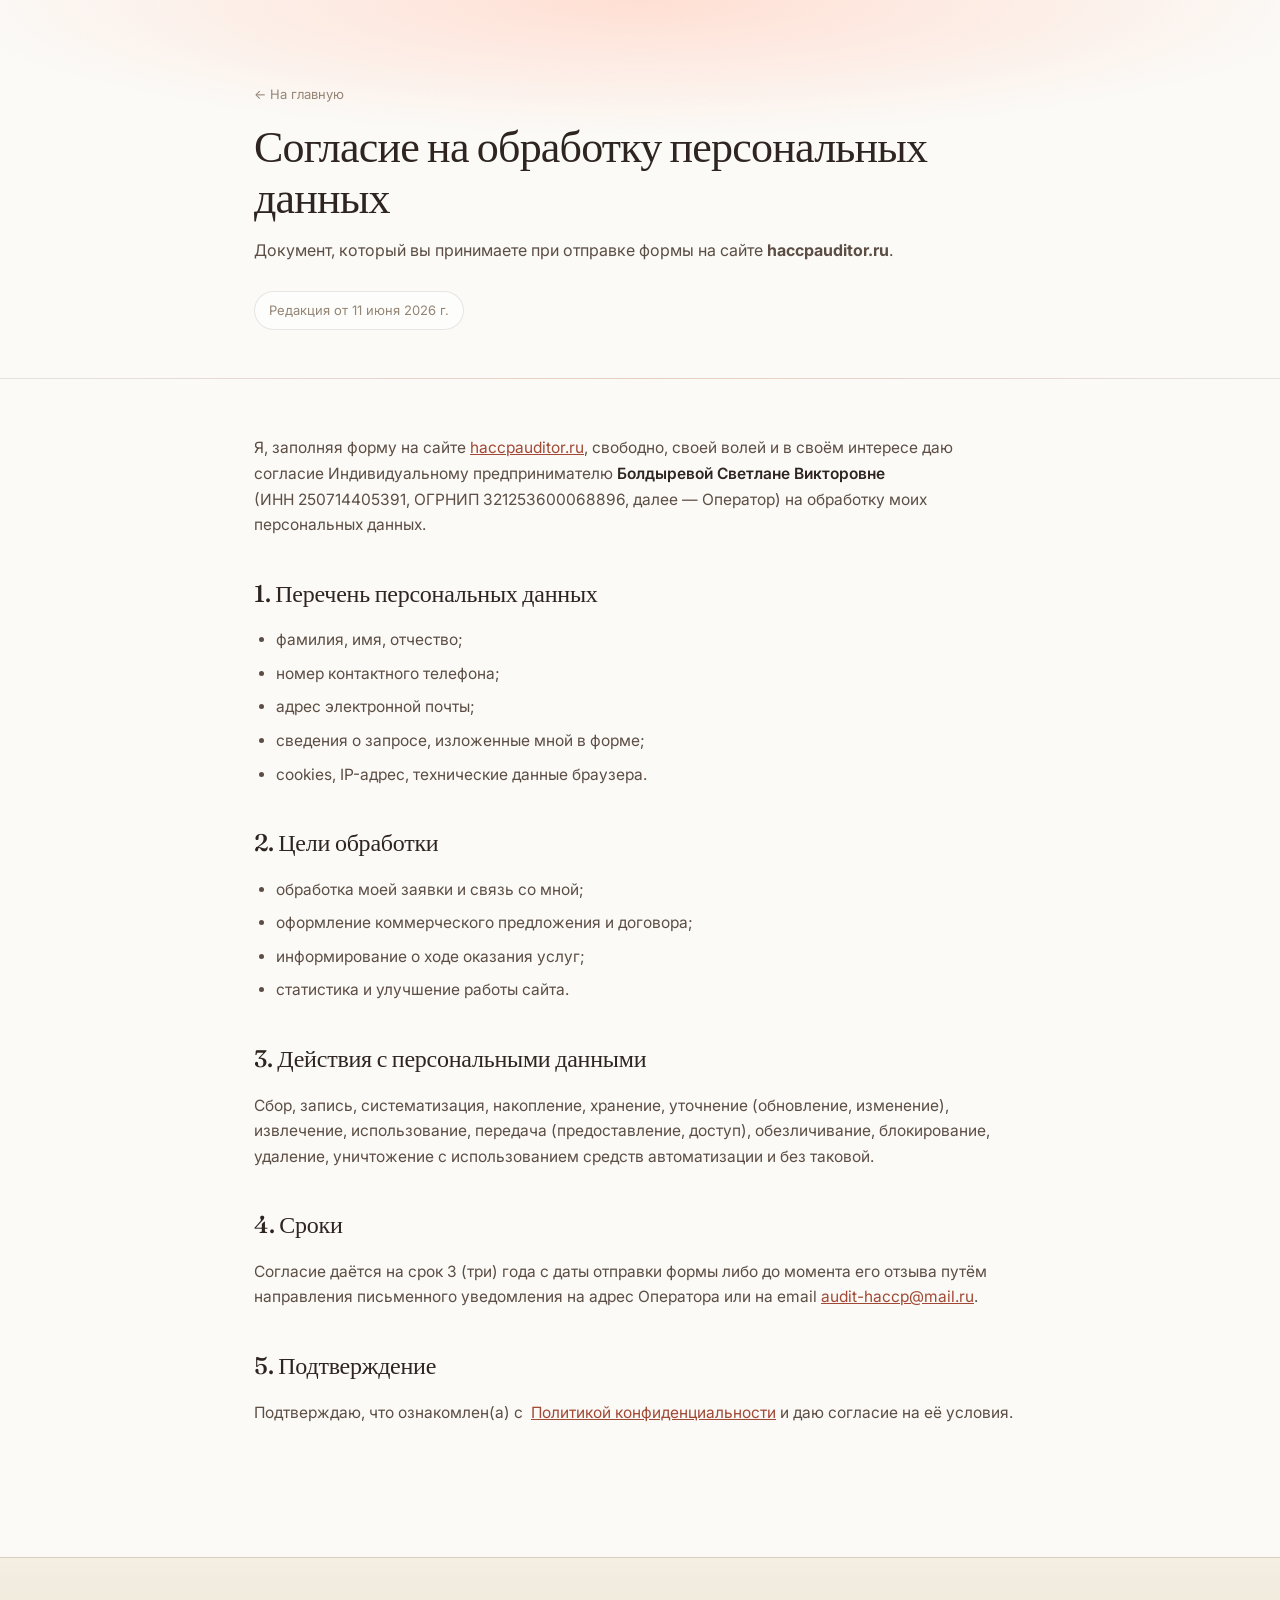
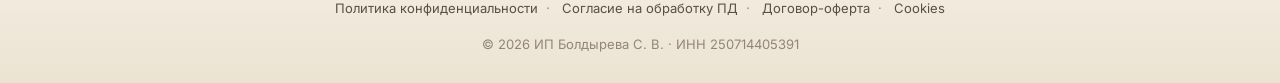
<file: consent.html>
<!DOCTYPE html>
<html lang="ru">
<head>
<meta charset="UTF-8">
<meta name="viewport" content="width=device-width, initial-scale=1.0">
<title>Согласие на обработку персональных данных — Эксперт пищевой безопасности</title>
<meta name="description" content="Согласие пользователя сайта haccpauditor.ru на обработку персональных данных в соответствии с 152-ФЗ.">
<meta name="robots" content="index, follow">
<link rel="canonical" href="https://haccpauditor.ru/consent.html">
<link rel="icon" type="image/x-icon" href="favicon.ico">
<link rel="preconnect" href="https://fonts.googleapis.com">
<link rel="preconnect" href="https://fonts.gstatic.com" crossorigin>
<link href="https://fonts.googleapis.com/css2?family=Inter:wght@400;500;600&family=Fraunces:ital,opsz,wght@0,9..144,500;1,9..144,400&display=swap" rel="stylesheet">
<link rel="stylesheet" href="legal.css">
</head>
<body>

<header class="legal-header">
  <div class="container">
    <a href="/" class="breadcrumb">← На главную</a>
    <h1>Согласие на&nbsp;обработку персональных данных</h1>
    <p class="lead">
      Документ, который вы&nbsp;принимаете при отправке формы на&nbsp;сайте
      <strong>haccpauditor.ru</strong>.
    </p>
    <div class="legal-meta">Редакция от&nbsp;11&nbsp;июня 2026&nbsp;г.</div>
  </div>
</header>

<main class="legal">
  <div class="container">
    <section>
      <p>
        Я, заполняя форму на&nbsp;сайте <a href="https://haccpauditor.ru/">haccpauditor.ru</a>,
        свободно, своей волей и&nbsp;в&nbsp;своём интересе даю согласие
        Индивидуальному предпринимателю <strong>Болдыревой Светлане Викторовне</strong>
        (ИНН&nbsp;250714405391, ОГРНИП&nbsp;321253600068896,
        далее&nbsp;— Оператор) на&nbsp;обработку моих персональных данных.
      </p>
    </section>

    <section>
      <h2>1. Перечень персональных данных</h2>
      <ul>
        <li>фамилия, имя, отчество;</li>
        <li>номер контактного телефона;</li>
        <li>адрес электронной почты;</li>
        <li>сведения о&nbsp;запросе, изложенные мной в&nbsp;форме;</li>
        <li>cookies, IP-адрес, технические данные браузера.</li>
      </ul>
    </section>

    <section>
      <h2>2. Цели обработки</h2>
      <ul>
        <li>обработка моей заявки и&nbsp;связь со&nbsp;мной;</li>
        <li>оформление коммерческого предложения и&nbsp;договора;</li>
        <li>информирование о&nbsp;ходе оказания услуг;</li>
        <li>статистика и&nbsp;улучшение работы сайта.</li>
      </ul>
    </section>

    <section>
      <h2>3. Действия с&nbsp;персональными данными</h2>
      <p>
        Сбор, запись, систематизация, накопление, хранение, уточнение
        (обновление, изменение), извлечение, использование, передача
        (предоставление, доступ), обезличивание, блокирование, удаление, уничтожение
        с&nbsp;использованием средств автоматизации и&nbsp;без таковой.
      </p>
    </section>

    <section>
      <h2>4. Сроки</h2>
      <p>
        Согласие даётся на&nbsp;срок&nbsp;3 (три) года с&nbsp;даты отправки формы
        либо до&nbsp;момента его отзыва путём направления письменного уведомления
        на&nbsp;адрес Оператора или на&nbsp;email
        <a href="mailto:audit-haccp@mail.ru">audit-haccp@mail.ru</a>.
      </p>
    </section>

    <section>
      <h2>5. Подтверждение</h2>
      <p>
        Подтверждаю, что ознакомлен(а) с&nbsp;
        <a href="privacy.html">Политикой конфиденциальности</a>
        и&nbsp;даю согласие на&nbsp;её&nbsp;условия.
      </p>
    </section>

  </div>
</main>

<footer class="legal-footer">
  <div class="container">
    <div>
      <a href="privacy.html">Политика конфиденциальности</a>·
      <a href="consent.html">Согласие на обработку ПД</a>·
      <a href="offer.html">Договор-оферта</a>·
      <a href="cookies.html">Cookies</a>
    </div>
    <div class="copyright">© 2026 ИП Болдырева С. В.&nbsp;· ИНН 250714405391</div>
  </div>
</footer>

</body>
</html>
</file>
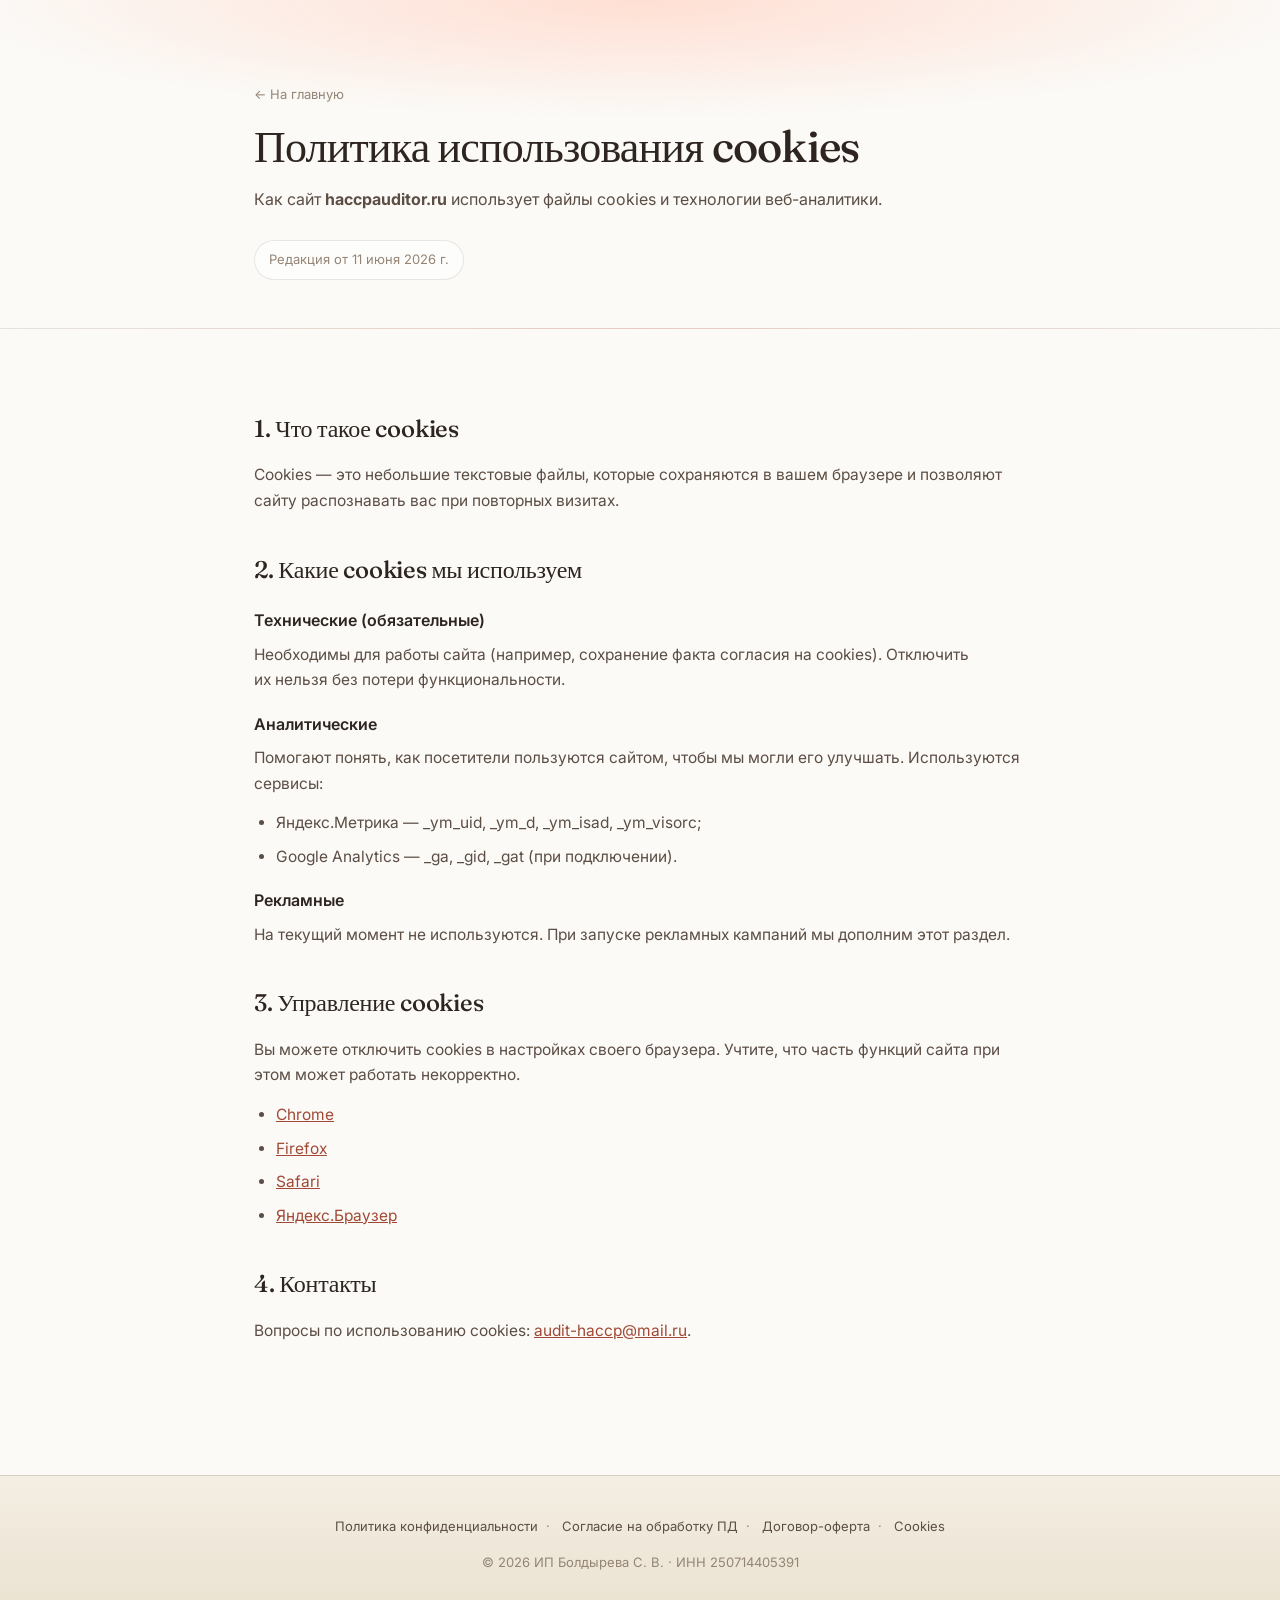
<file: cookies.html>
<!DOCTYPE html>
<html lang="ru">
<head>
<meta charset="UTF-8">
<meta name="viewport" content="width=device-width, initial-scale=1.0">
<title>Политика cookies — Эксперт пищевой безопасности</title>
<meta name="description" content="Как и зачем сайт haccpauditor.ru использует cookies и веб-аналитику. Управление cookies в браузере.">
<meta name="robots" content="index, follow">
<link rel="canonical" href="https://haccpauditor.ru/cookies.html">
<link rel="icon" type="image/x-icon" href="favicon.ico">
<link rel="preconnect" href="https://fonts.googleapis.com">
<link rel="preconnect" href="https://fonts.gstatic.com" crossorigin>
<link href="https://fonts.googleapis.com/css2?family=Inter:wght@400;500;600&family=Fraunces:ital,opsz,wght@0,9..144,500;1,9..144,400&display=swap" rel="stylesheet">
<link rel="stylesheet" href="legal.css">
</head>
<body>

<header class="legal-header">
  <div class="container">
    <a href="/" class="breadcrumb">← На главную</a>
    <h1>Политика использования cookies</h1>
    <p class="lead">
      Как сайт <strong>haccpauditor.ru</strong> использует файлы&nbsp;cookies
      и&nbsp;технологии веб-аналитики.
    </p>
    <div class="legal-meta">Редакция от&nbsp;11&nbsp;июня 2026&nbsp;г.</div>
  </div>
</header>

<main class="legal">
  <div class="container">

    <section>
      <h2>1. Что такое cookies</h2>
      <p>
        Cookies&nbsp;— это небольшие текстовые файлы, которые сохраняются
        в&nbsp;вашем браузере и&nbsp;позволяют сайту распознавать вас
        при повторных визитах.
      </p>
    </section>

    <section>
      <h2>2. Какие cookies мы используем</h2>
      <h3>Технические (обязательные)</h3>
      <p>
        Необходимы для работы сайта (например, сохранение факта согласия
        на&nbsp;cookies). Отключить их&nbsp;нельзя без потери функциональности.
      </p>
      <h3>Аналитические</h3>
      <p>
        Помогают понять, как посетители пользуются сайтом, чтобы мы&nbsp;могли
        его&nbsp;улучшать. Используются сервисы:
      </p>
      <ul>
        <li>Яндекс.Метрика — _ym_uid, _ym_d, _ym_isad, _ym_visorc;</li>
        <li>Google Analytics — _ga, _gid, _gat (при подключении).</li>
      </ul>
      <h3>Рекламные</h3>
      <p>
        На&nbsp;текущий момент не&nbsp;используются. При запуске рекламных кампаний
        мы&nbsp;дополним этот раздел.
      </p>
    </section>

    <section>
      <h2>3. Управление cookies</h2>
      <p>
        Вы можете отключить cookies в&nbsp;настройках своего браузера. Учтите,
        что часть функций сайта при этом может работать некорректно.
      </p>
      <ul>
        <li><a href="https://support.google.com/chrome/answer/95647" target="_blank" rel="noopener">Chrome</a></li>
        <li><a href="https://support.mozilla.org/ru/kb/upravlenie-kukami" target="_blank" rel="noopener">Firefox</a></li>
        <li><a href="https://support.apple.com/ru-ru/HT201265" target="_blank" rel="noopener">Safari</a></li>
        <li><a href="https://yandex.ru/support/browser/personal-data-protection/cookies.html" target="_blank" rel="noopener">Яндекс.Браузер</a></li>
      </ul>
    </section>

    <section>
      <h2>4. Контакты</h2>
      <p>
        Вопросы по&nbsp;использованию cookies: <a href="mailto:audit-haccp@mail.ru">audit-haccp@mail.ru</a>.
      </p>
    </section>

  </div>
</main>

<footer class="legal-footer">
  <div class="container">
    <div>
      <a href="privacy.html">Политика конфиденциальности</a>·
      <a href="consent.html">Согласие на обработку ПД</a>·
      <a href="offer.html">Договор-оферта</a>·
      <a href="cookies.html">Cookies</a>
    </div>
    <div class="copyright">© 2026 ИП Болдырева С. В.&nbsp;· ИНН 250714405391</div>
  </div>
</footer>

</body>
</html>
</file>
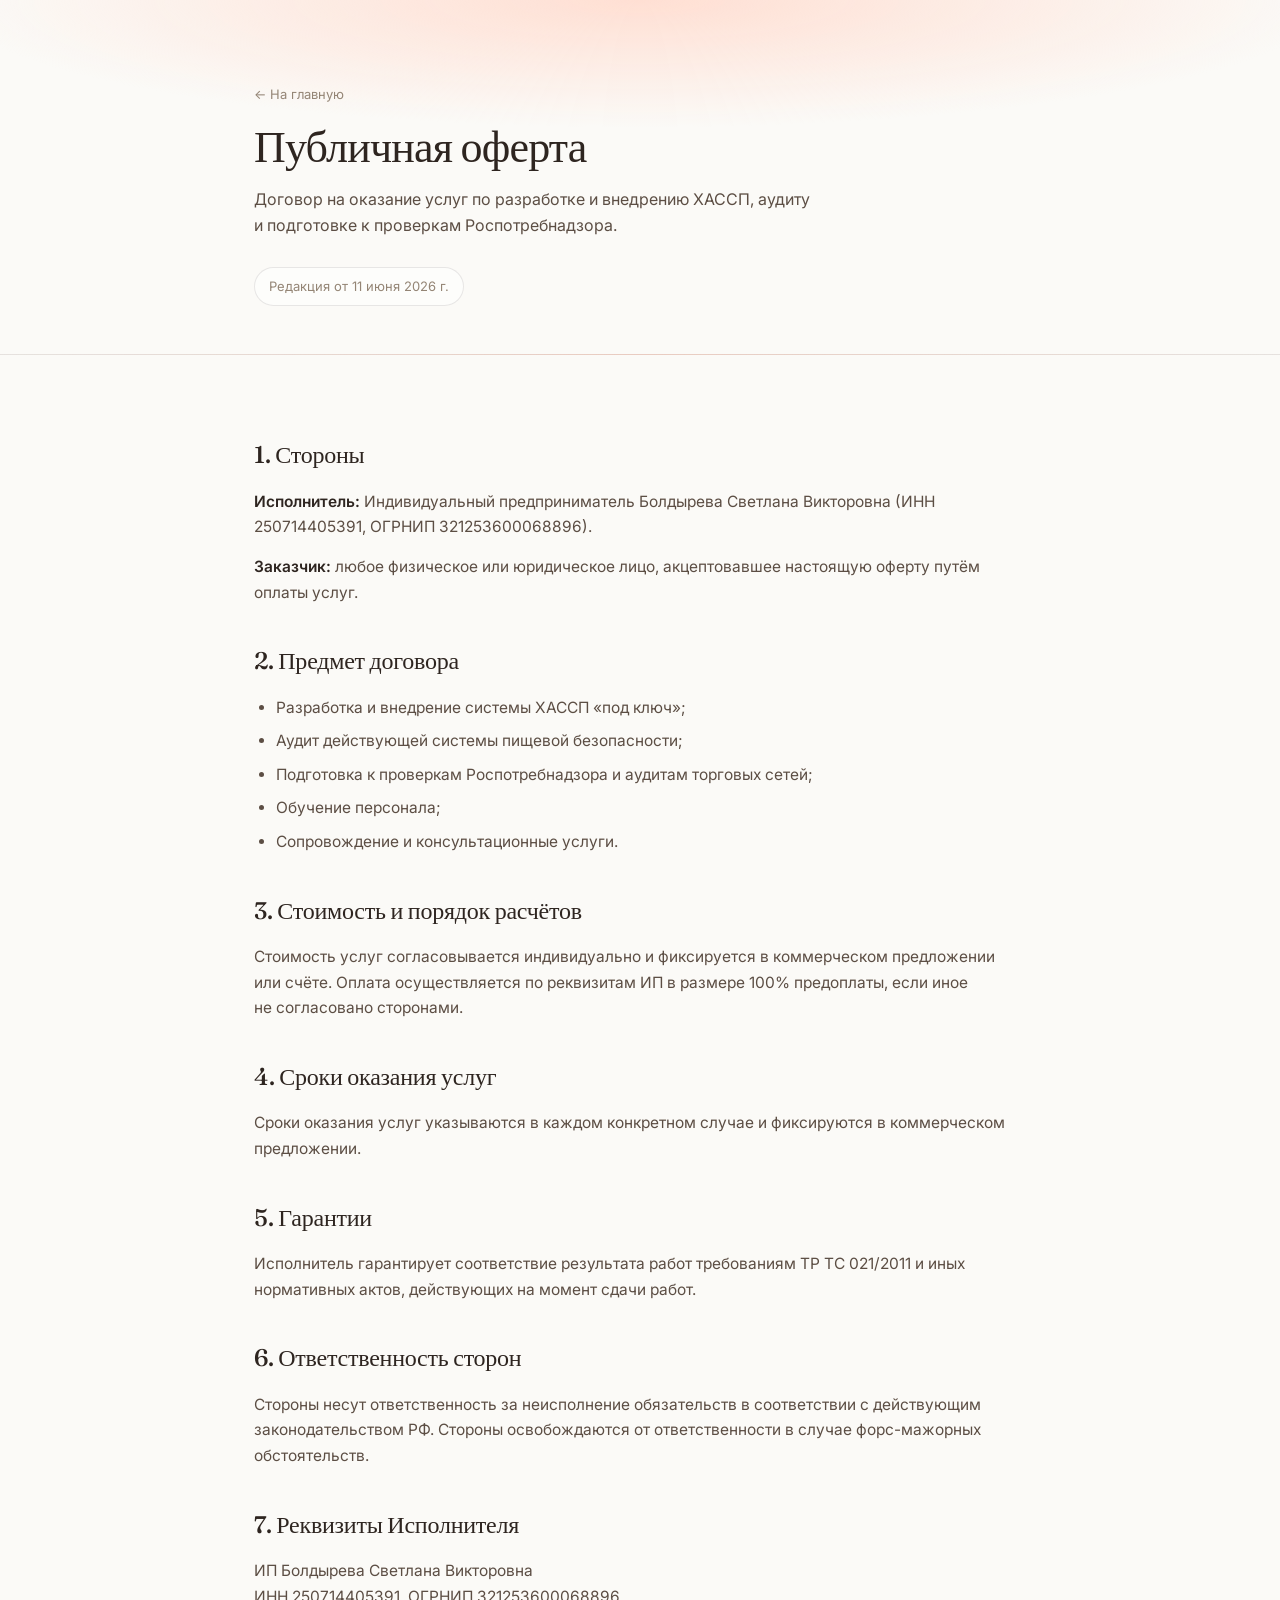
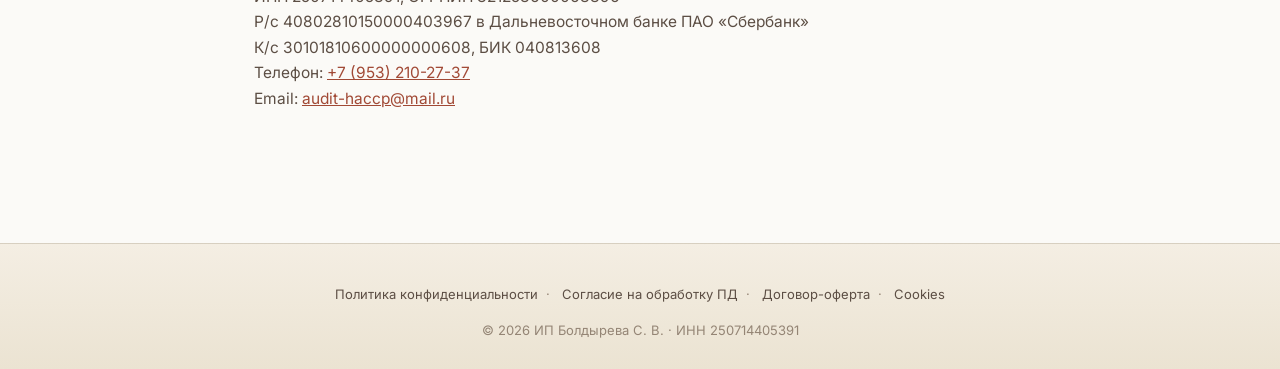
<file: offer.html>
<!DOCTYPE html>
<html lang="ru">
<head>
<meta charset="UTF-8">
<meta name="viewport" content="width=device-width, initial-scale=1.0">
<title>Договор-оферта — Эксперт пищевой безопасности</title>
<meta name="description" content="Договор публичной оферты на оказание услуг по разработке и внедрению системы ХАССП, аудиту и подготовке к проверкам Роспотребнадзора.">
<meta name="robots" content="index, follow">
<link rel="canonical" href="https://haccpauditor.ru/offer.html">
<link rel="icon" type="image/x-icon" href="favicon.ico">
<link rel="preconnect" href="https://fonts.googleapis.com">
<link rel="preconnect" href="https://fonts.gstatic.com" crossorigin>
<link href="https://fonts.googleapis.com/css2?family=Inter:wght@400;500;600&family=Fraunces:ital,opsz,wght@0,9..144,500;1,9..144,400&display=swap" rel="stylesheet">
<link rel="stylesheet" href="legal.css">
</head>
<body>

<header class="legal-header">
  <div class="container">
    <a href="/" class="breadcrumb">← На главную</a>
    <h1>Публичная оферта</h1>
    <p class="lead">
      Договор на&nbsp;оказание услуг по&nbsp;разработке и&nbsp;внедрению ХАССП,
      аудиту и&nbsp;подготовке к&nbsp;проверкам Роспотребнадзора.
    </p>
    <div class="legal-meta">Редакция от&nbsp;11&nbsp;июня 2026&nbsp;г.</div>
  </div>
</header>

<main class="legal">
  <div class="container">

    <section>
      <h2>1. Стороны</h2>
      <p>
        <strong>Исполнитель:</strong> Индивидуальный предприниматель Болдырева Светлана Викторовна
        (ИНН 250714405391, ОГРНИП 321253600068896).
      </p>
      <p>
        <strong>Заказчик:</strong> любое физическое или юридическое лицо,
        акцептовавшее настоящую оферту путём оплаты услуг.
      </p>
    </section>

    <section>
      <h2>2. Предмет договора</h2>
      <ul>
        <li>Разработка и&nbsp;внедрение системы ХАССП «под ключ»;</li>
        <li>Аудит действующей системы пищевой безопасности;</li>
        <li>Подготовка к&nbsp;проверкам Роспотребнадзора и&nbsp;аудитам торговых сетей;</li>
        <li>Обучение персонала;</li>
        <li>Сопровождение и&nbsp;консультационные услуги.</li>
      </ul>
    </section>

    <section>
      <h2>3. Стоимость и&nbsp;порядок расчётов</h2>
      <p>
        Стоимость услуг согласовывается индивидуально и&nbsp;фиксируется
        в&nbsp;коммерческом предложении или&nbsp;счёте.
        Оплата осуществляется по&nbsp;реквизитам ИП в&nbsp;размере 100% предоплаты,
        если иное не&nbsp;согласовано сторонами.
      </p>
    </section>

    <section>
      <h2>4. Сроки оказания услуг</h2>
      <p>
        Сроки оказания услуг указываются в&nbsp;каждом конкретном случае
        и&nbsp;фиксируются в&nbsp;коммерческом предложении.
      </p>
    </section>

    <section>
      <h2>5. Гарантии</h2>
      <p>
        Исполнитель гарантирует соответствие результата работ требованиям
        ТР&nbsp;ТС&nbsp;021/2011 и&nbsp;иных нормативных актов, действующих
        на&nbsp;момент сдачи работ.
      </p>
    </section>

    <section>
      <h2>6. Ответственность сторон</h2>
      <p>
        Стороны несут ответственность за&nbsp;неисполнение обязательств
        в&nbsp;соответствии с&nbsp;действующим законодательством РФ.
        Стороны освобождаются от&nbsp;ответственности в&nbsp;случае форс-мажорных
        обстоятельств.
      </p>
    </section>

    <section>
      <h2>7. Реквизиты Исполнителя</h2>
      <p>
        ИП&nbsp;Болдырева Светлана Викторовна<br>
        ИНН&nbsp;250714405391, ОГРНИП&nbsp;321253600068896<br>
        Р/с 40802810150000403967 в&nbsp;Дальневосточном банке ПАО «Сбербанк»<br>
        К/с 30101810600000000608, БИК 040813608<br>
        Телефон: <a href="tel:+79532102737">+7&nbsp;(953)&nbsp;210-27-37</a><br>
        Email: <a href="mailto:audit-haccp@mail.ru">audit-haccp@mail.ru</a>
      </p>
    </section>

  </div>
</main>

<footer class="legal-footer">
  <div class="container">
    <div>
      <a href="privacy.html">Политика конфиденциальности</a>·
      <a href="consent.html">Согласие на обработку ПД</a>·
      <a href="offer.html">Договор-оферта</a>·
      <a href="cookies.html">Cookies</a>
    </div>
    <div class="copyright">© 2026 ИП Болдырева С. В.&nbsp;· ИНН 250714405391</div>
  </div>
</footer>

</body>
</html>
</file>
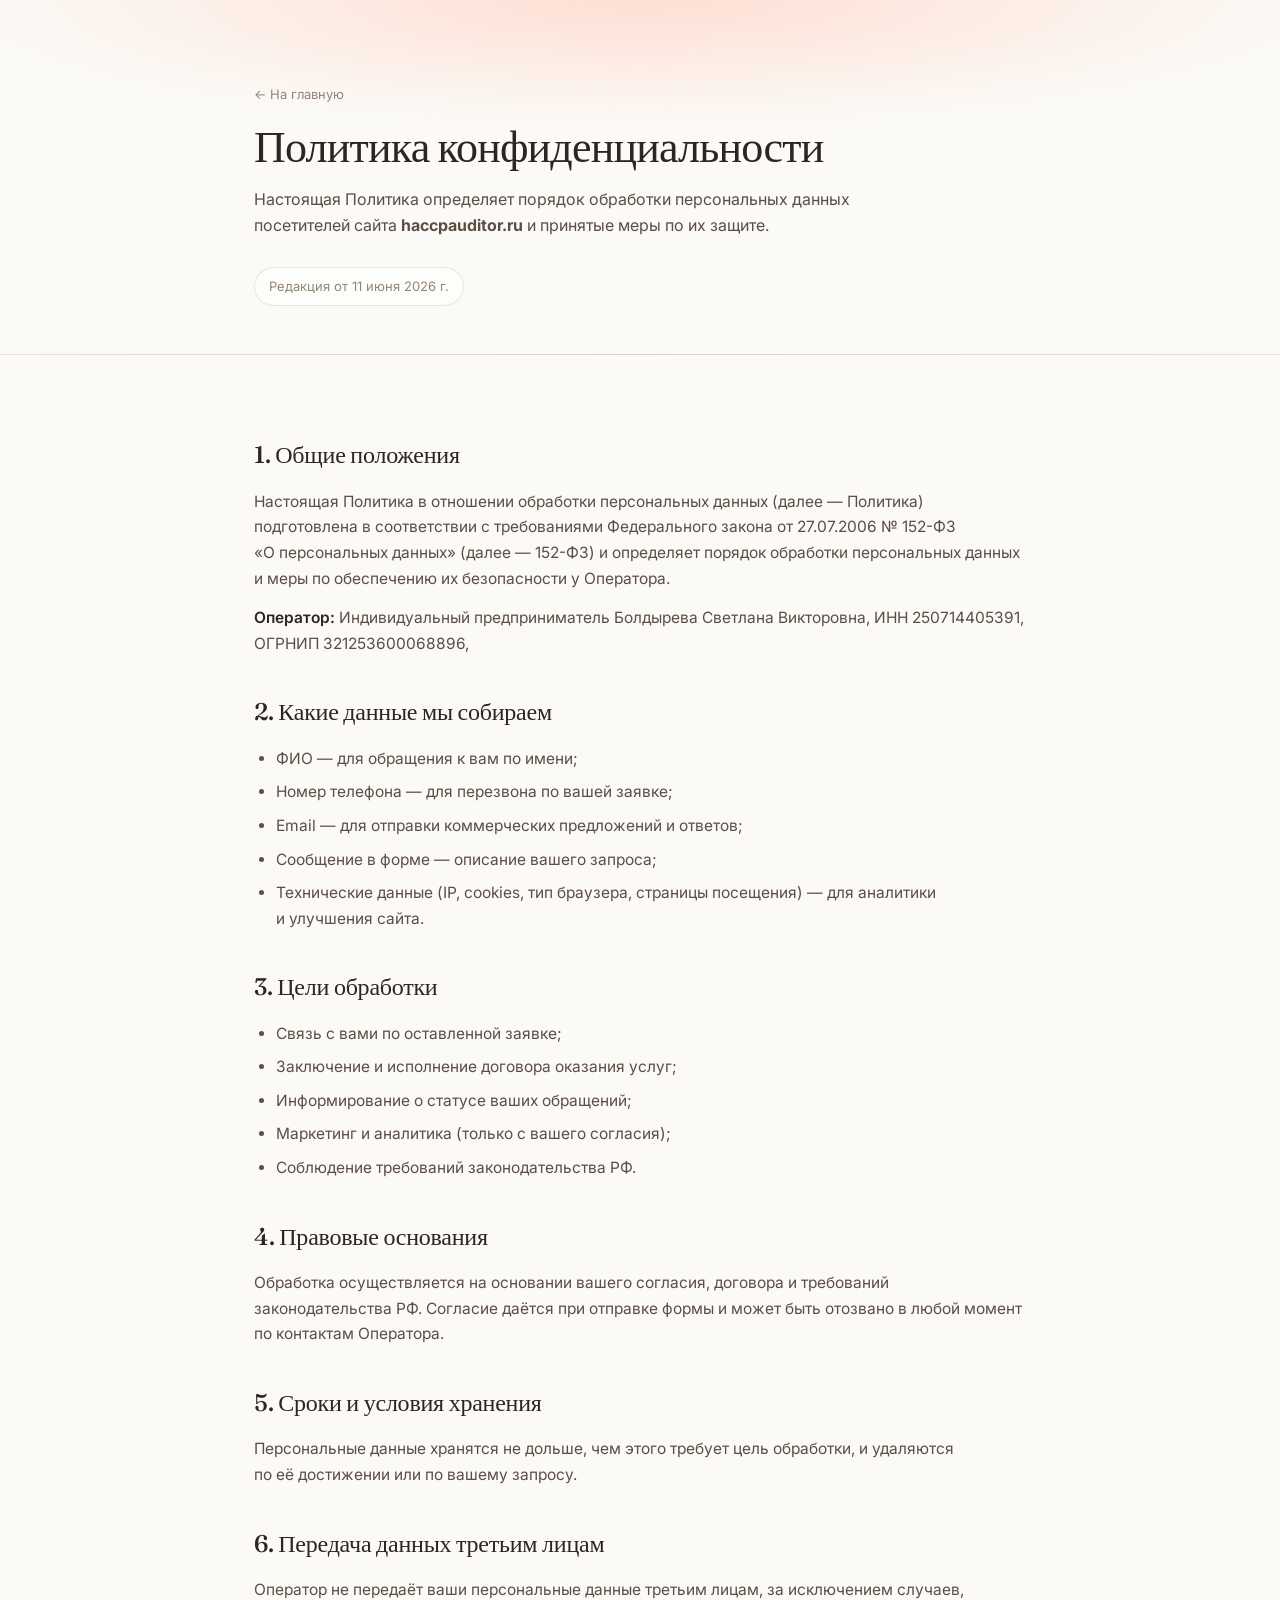
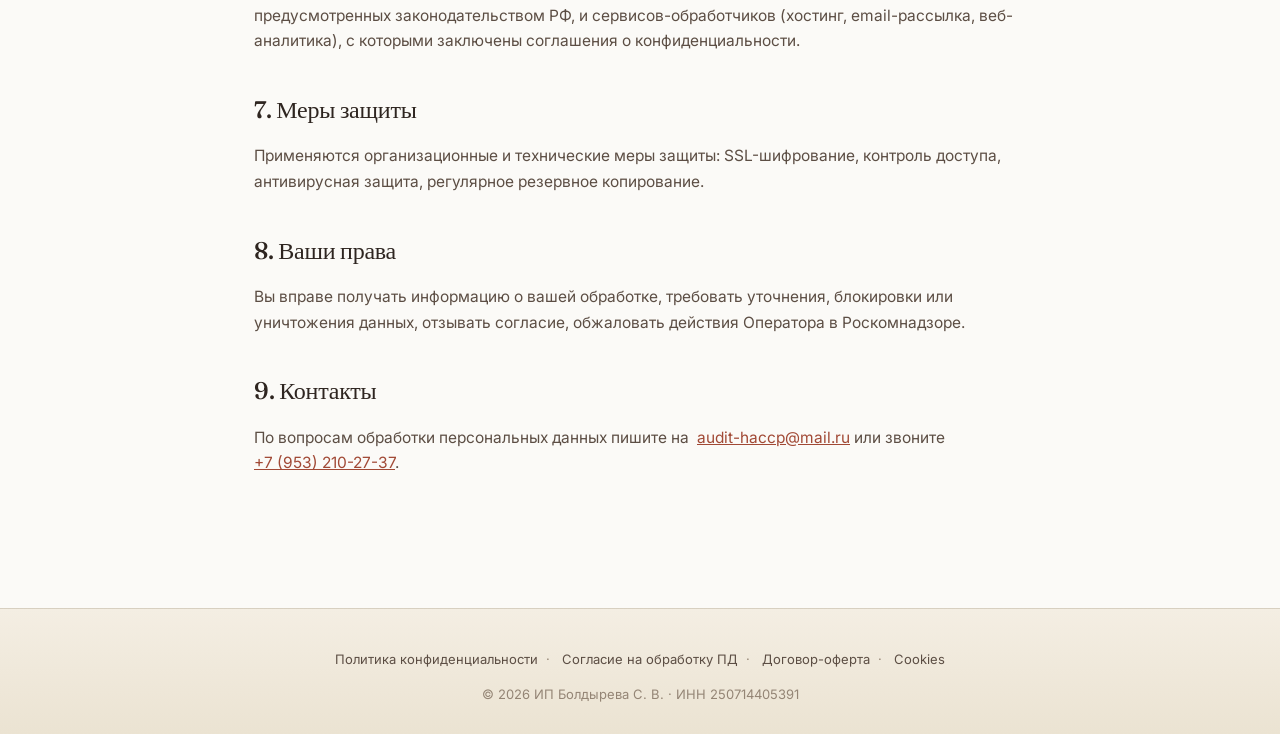
<file: privacy.html>
<!DOCTYPE html>
<html lang="ru">
<head>
<meta charset="UTF-8">
<meta name="viewport" content="width=device-width, initial-scale=1.0">
<title>Политика конфиденциальности — Эксперт пищевой безопасности</title>
<meta name="description" content="Политика конфиденциальности ИП Болдырева С. В. (haccpauditor.ru): какие данные собираем, как используем и как защищаем.">
<meta name="robots" content="index, follow">
<link rel="canonical" href="https://haccpauditor.ru/privacy.html">
<link rel="icon" type="image/x-icon" href="favicon.ico">
<link rel="preconnect" href="https://fonts.googleapis.com">
<link rel="preconnect" href="https://fonts.gstatic.com" crossorigin>
<link href="https://fonts.googleapis.com/css2?family=Inter:wght@400;500;600&family=Fraunces:ital,opsz,wght@0,9..144,500;1,9..144,400&display=swap" rel="stylesheet">
<link rel="stylesheet" href="legal.css">
</head>
<body>

<header class="legal-header">
  <div class="container">
    <a href="/" class="breadcrumb">← На главную</a>
    <h1>Политика конфиденциальности</h1>
    <p class="lead">
      Настоящая Политика определяет порядок обработки персональных данных
      посетителей сайта <strong>haccpauditor.ru</strong> и&nbsp;принятые меры
      по&nbsp;их&nbsp;защите.
    </p>
    <div class="legal-meta">Редакция от&nbsp;11&nbsp;июня 2026&nbsp;г.</div>
  </div>
</header>

<main class="legal">
  <div class="container">
    <section>
      <h2>1. Общие положения</h2>
      <p>
        Настоящая Политика в&nbsp;отношении обработки персональных данных
        (далее&nbsp;— Политика) подготовлена в&nbsp;соответствии с&nbsp;требованиями
        Федерального закона от&nbsp;27.07.2006&nbsp;№&nbsp;152-ФЗ «О&nbsp;персональных
        данных» (далее&nbsp;— 152-ФЗ) и&nbsp;определяет порядок обработки
        персональных данных и&nbsp;меры по&nbsp;обеспечению их&nbsp;безопасности
        у&nbsp;Оператора.
      </p>
      <p>
        <strong>Оператор:</strong> Индивидуальный предприниматель Болдырева Светлана Викторовна,
        ИНН 250714405391, ОГРНИП 321253600068896,
      </p>
    </section>

    <section>
      <h2>2. Какие данные мы собираем</h2>
      <ul>
        <li>ФИО — для обращения к&nbsp;вам по&nbsp;имени;</li>
        <li>Номер телефона — для перезвона по&nbsp;вашей заявке;</li>
        <li>Email — для отправки коммерческих предложений и&nbsp;ответов;</li>
        <li>Сообщение в&nbsp;форме — описание вашего запроса;</li>
        <li>Технические данные (IP, cookies, тип браузера, страницы посещения)
            — для аналитики и&nbsp;улучшения сайта.</li>
      </ul>
    </section>

    <section>
      <h2>3. Цели обработки</h2>
      <ul>
        <li>Связь с&nbsp;вами по&nbsp;оставленной заявке;</li>
        <li>Заключение и&nbsp;исполнение договора оказания услуг;</li>
        <li>Информирование о&nbsp;статусе ваших обращений;</li>
        <li>Маркетинг и&nbsp;аналитика (только с&nbsp;вашего согласия);</li>
        <li>Соблюдение требований законодательства РФ.</li>
      </ul>
    </section>

    <section>
      <h2>4. Правовые основания</h2>
      <p>
        Обработка осуществляется на&nbsp;основании вашего согласия, договора
        и&nbsp;требований законодательства РФ. Согласие даётся при отправке формы
        и&nbsp;может быть отозвано в&nbsp;любой момент по&nbsp;контактам Оператора.
      </p>
    </section>

    <section>
      <h2>5. Сроки и&nbsp;условия хранения</h2>
      <p>
        Персональные данные хранятся не&nbsp;дольше, чем этого требует цель
        обработки, и&nbsp;удаляются по&nbsp;её&nbsp;достижении или
        по&nbsp;вашему запросу.
      </p>
    </section>

    <section>
      <h2>6. Передача данных третьим лицам</h2>
      <p>
        Оператор не&nbsp;передаёт ваши персональные данные третьим лицам,
        за&nbsp;исключением случаев, предусмотренных законодательством РФ,
        и&nbsp;сервисов-обработчиков (хостинг, email-рассылка, веб-аналитика),
        с&nbsp;которыми заключены соглашения о&nbsp;конфиденциальности.
      </p>
    </section>

    <section>
      <h2>7. Меры защиты</h2>
      <p>
        Применяются организационные и&nbsp;технические меры защиты: SSL-шифрование,
        контроль доступа, антивирусная защита, регулярное резервное копирование.
      </p>
    </section>

    <section>
      <h2>8. Ваши права</h2>
      <p>
        Вы вправе получать информацию о&nbsp;вашей обработке, требовать уточнения,
        блокировки или уничтожения данных, отзывать согласие, обжаловать действия
        Оператора в&nbsp;Роскомнадзоре.
      </p>
    </section>

    <section>
      <h2>9. Контакты</h2>
      <p>
        По вопросам обработки персональных данных пишите на&nbsp;
        <a href="mailto:audit-haccp@mail.ru">audit-haccp@mail.ru</a>
        или звоните <a href="tel:+79532102737">+7&nbsp;(953)&nbsp;210-27-37</a>.
      </p>
    </section>

  </div>
</main>

<footer class="legal-footer">
  <div class="container">
    <div>
      <a href="privacy.html">Политика конфиденциальности</a>·
      <a href="consent.html">Согласие на обработку ПД</a>·
      <a href="offer.html">Договор-оферта</a>·
      <a href="cookies.html">Cookies</a>
    </div>
    <div class="copyright">© 2026 ИП Болдырева С. В.&nbsp;· ИНН 250714405391</div>
  </div>
</footer>

</body>
</html>
</file>
<file: legal.css>
/* ============ Shared legal pages stylesheet · haccpauditor.ru ============ */
:root {
  --bg-0: #FBFAF7;
  --bg-1: #F4EEE3;
  --bg-2: #FFFFFF;
  --bg-3: #EBE3D2;
  --gold: #DC6E58;
  --gold-light: #EE9181;
  --gold-dark: #A14935;
  --text-primary: #2E2520;
  --text-secondary: #5C4E44;
  --text-muted: #948575;
  --border-soft: rgba(46, 37, 32, 0.10);
  --serif: 'Fraunces', 'Playfair Display', 'Times New Roman', serif;
  --sans: 'Inter', -apple-system, BlinkMacSystemFont, 'Segoe UI', sans-serif;
}
* { margin: 0; padding: 0; box-sizing: border-box; }
html { scroll-behavior: smooth; }
body {
  font-family: var(--sans);
  background: var(--bg-0);
  color: var(--text-primary);
  line-height: 1.65;
  font-size: 16px;
  -webkit-font-smoothing: antialiased;
}
.container { max-width: 820px; margin: 0 auto; padding: 0 24px; }

.legal-header {
  background:
    radial-gradient(ellipse 90% 60% at 50% 0%, #FFDFD3 0%, transparent 60%),
    var(--bg-0);
  padding: 80px 0 48px;
  border-bottom: 1px solid var(--border-soft);
}
.legal-header .breadcrumb {
  display: inline-flex;
  align-items: center;
  gap: 8px;
  font-size: 13px;
  color: var(--text-muted);
  margin-bottom: 16px;
  text-decoration: none;
  transition: color .2s ease;
}
.legal-header .breadcrumb:hover { color: var(--gold-dark); }
.legal-header h1 {
  font-family: var(--serif);
  font-size: clamp(28px, 4vw, 44px);
  font-weight: 500;
  letter-spacing: -0.018em;
  line-height: 1.15;
  margin-bottom: 14px;
}
.legal-header .lead {
  color: var(--text-secondary);
  font-size: 16px;
  max-width: 640px;
}
.legal-meta {
  margin-top: 28px;
  display: inline-flex;
  align-items: center;
  gap: 8px;
  font-size: 13px;
  color: var(--text-muted);
  background: rgba(255,255,255,0.55);
  padding: 8px 14px;
  border: 1px solid var(--border-soft);
  border-radius: 999px;
}

main.legal {
  padding: 56px 0 96px;
}
main.legal section { margin-bottom: 36px; }
main.legal h2 {
  font-family: var(--serif);
  font-size: 24px;
  font-weight: 500;
  letter-spacing: -0.01em;
  margin: 24px 0 14px;
  color: var(--text-primary);
}
main.legal h3 {
  font-size: 16px;
  font-weight: 600;
  margin: 18px 0 8px;
  color: var(--text-primary);
}
main.legal p, main.legal li {
  color: var(--text-secondary);
  font-size: 15.5px;
}
main.legal p { margin-bottom: 14px; }
main.legal ul, main.legal ol {
  margin: 0 0 18px 22px;
  display: grid;
  gap: 8px;
}
main.legal a { color: var(--gold-dark); }
main.legal a:hover { color: var(--gold); }
main.legal strong { color: var(--text-primary); font-weight: 600; }

.legal-notice {
  background: var(--bg-1);
  border: 1px dashed rgba(220, 110, 88, 0.40);
  border-radius: 14px;
  padding: 20px 22px;
  font-size: 14px;
  color: var(--gold-dark);
  margin: 28px 0;
}

.legal-footer {
  background: linear-gradient(180deg, var(--bg-1) 0%, var(--bg-3) 100%);
  padding: 40px 0 28px;
  text-align: center;
  font-size: 13px;
  color: var(--text-muted);
  border-top: 1px solid var(--border-soft);
}
.legal-footer a {
  color: var(--text-secondary);
  text-decoration: none;
  margin: 0 8px;
}
.legal-footer a:hover { color: var(--gold-dark); }
.legal-footer .copyright { margin-top: 14px; }

@media (max-width: 720px) {
  .legal-header { padding: 56px 0 32px; }
  main.legal { padding: 36px 0 60px; }
}
</file>
